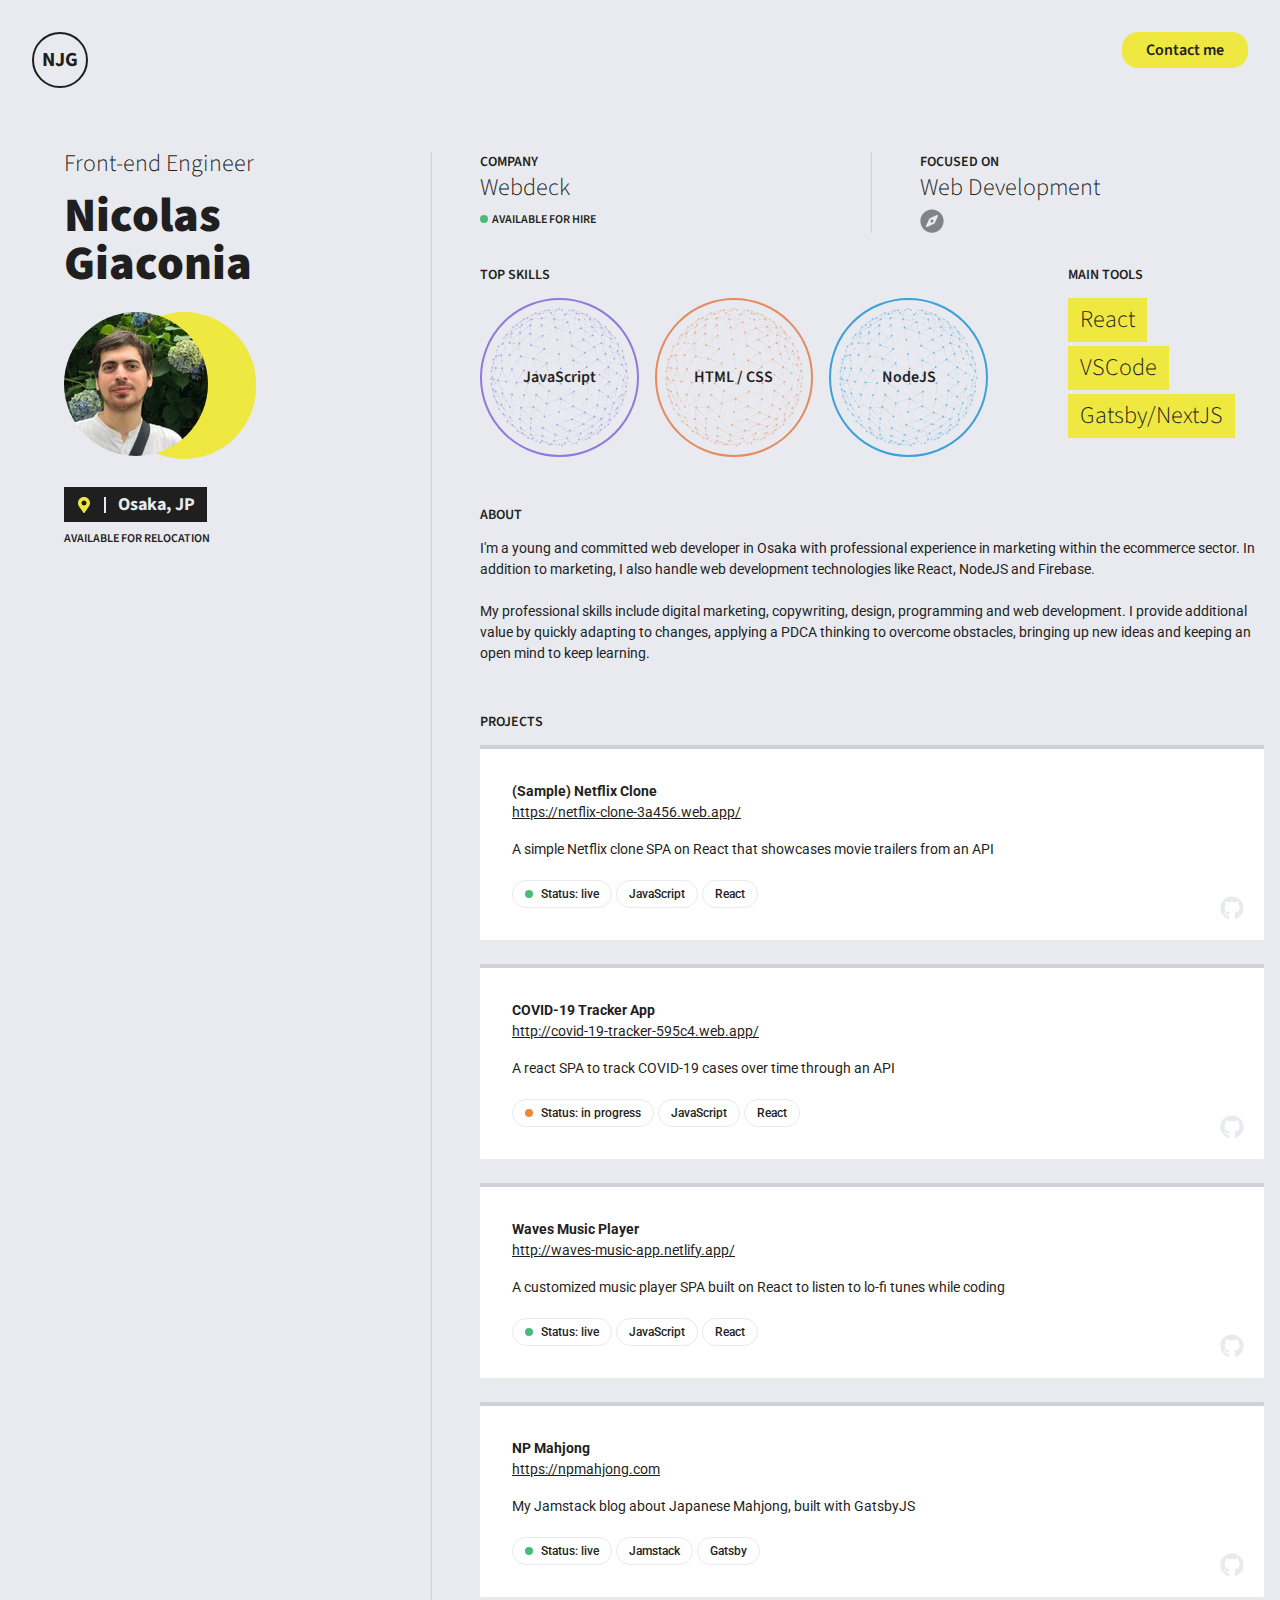
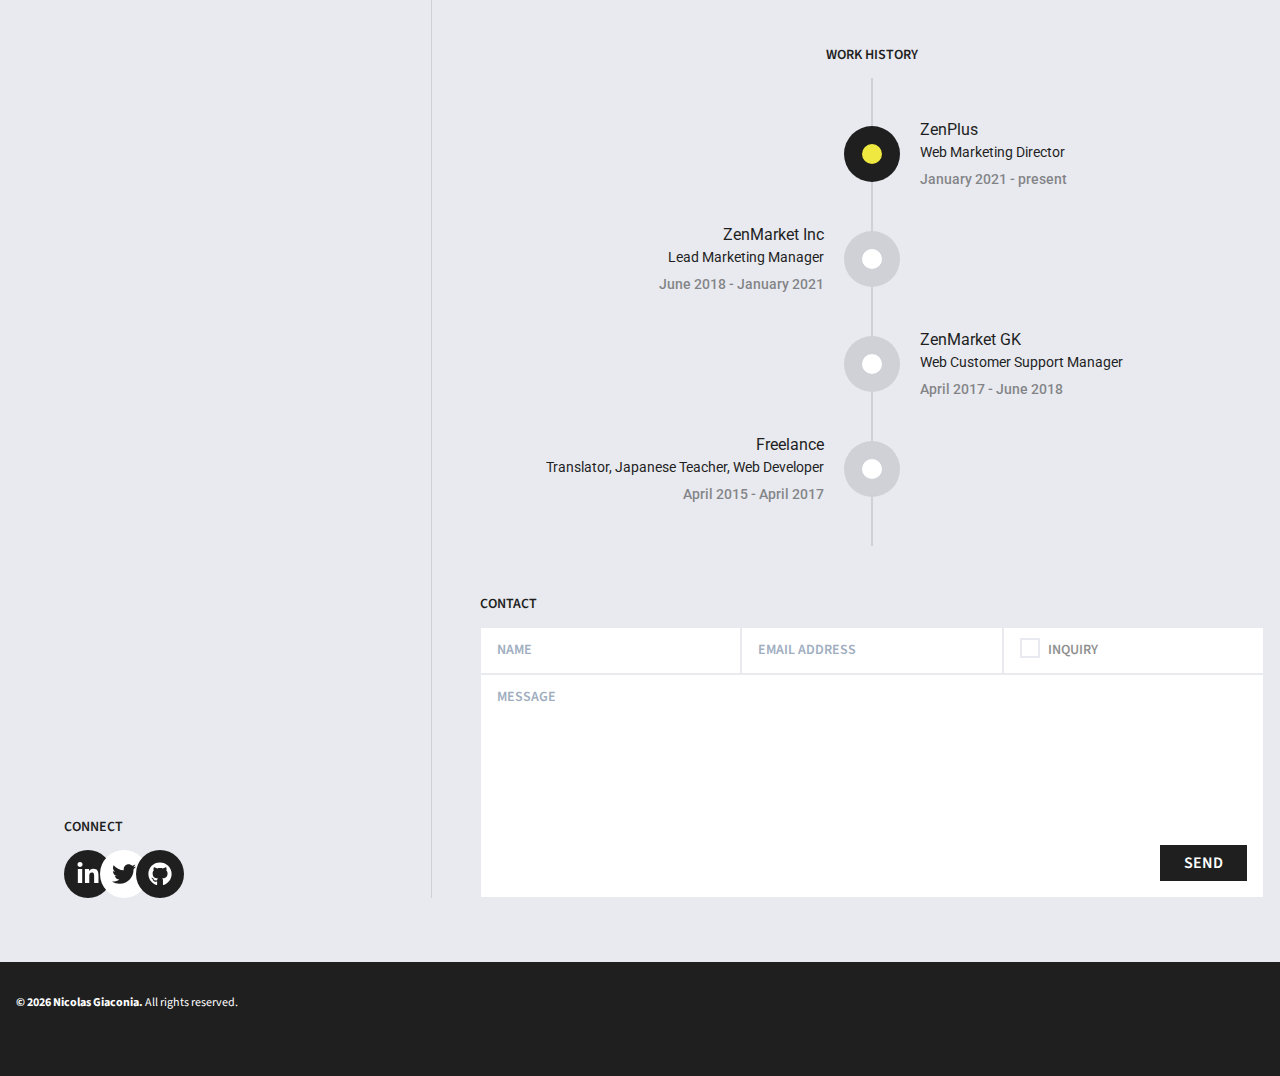
<file: index.html>
<!DOCTYPE html><html lang="en"><head><meta charSet="utf-8"/><meta http-equiv="x-ua-compatible" content="ie=edge"/><meta name="viewport" content="width=device-width, initial-scale=1, shrink-to-fit=no"/><style data-href="/styles.5c8f8393c40b415a72c0.css" id="gatsby-global-css">.form-control,.form-input{width:100%;--text-opacity:1;color:#1f1f1f;color:rgba(31,31,31,var(--text-opacity));padding:.75rem 1rem;font-family:Source Sans Pro,sans-serif;font-weight:600;font-size:.875rem;outline:2px solid transparent;outline-offset:2px;line-height:1.5}.form-input{--bg-opacity:1;background-color:#fff;background-color:rgba(255,255,255,var(--bg-opacity));transition-property:opacity;transition-duration:.15s}.form-input:focus{opacity:.75}.input-range{-webkit-appearance:none;-moz-appearance:none;appearance:none;display:block;width:100%;margin-bottom:.25rem;height:1rem;background-color:transparent}.input-range,.input-range:focus{outline:2px solid transparent;outline-offset:2px}.input-range::-moz-range-track{-moz-appearance:none;appearance:none;width:100%;--bg-opacity:1;background-color:#e8eaef;background-color:rgba(232,234,239,var(--bg-opacity));cursor:pointer;outline:2px solid transparent;outline-offset:2px;height:2px}.input-range::-ms-track{appearance:none;width:100%;--bg-opacity:1;background-color:#e8eaef;background-color:rgba(232,234,239,var(--bg-opacity));cursor:pointer;outline:2px solid transparent;outline-offset:2px;height:2px}.input-range::-webkit-slider-runnable-track{-webkit-appearance:none;appearance:none;width:100%;--bg-opacity:1;background-color:#e8eaef;background-color:rgba(232,234,239,var(--bg-opacity));cursor:pointer;outline:2px solid transparent;outline-offset:2px;height:2px}.input-range::-moz-range-thumb{-moz-appearance:none;appearance:none;border-radius:9999px;width:1rem;height:1rem;--bg-opacity:1;background-color:#eee841;background-color:rgba(238,232,65,var(--bg-opacity));cursor:pointer;outline:2px solid transparent;outline-offset:2px;-webkit-transform:translateY(-6.5px);-moz-transform:translateY(0)}.input-range::-ms-thumb{appearance:none;border-radius:9999px;width:1rem;height:1rem;--bg-opacity:1;background-color:#eee841;background-color:rgba(238,232,65,var(--bg-opacity));cursor:pointer;outline:2px solid transparent;outline-offset:2px;-webkit-transform:translateY(-6.5px);-moz-transform:translateY(0)}.input-range::-webkit-slider-thumb{-webkit-appearance:none;appearance:none;border-radius:9999px;width:1rem;height:1rem;--bg-opacity:1;background-color:#eee841;background-color:rgba(238,232,65,var(--bg-opacity));cursor:pointer;outline:2px solid transparent;outline-offset:2px;-webkit-transform:translateY(-6.5px);-moz-transform:translateY(0)}.history:before{position:absolute;display:block;top:0;bottom:0;--bg-opacity:1;background-color:#cfd1d7;background-color:rgba(207,209,215,var(--bg-opacity));left:50%;width:2px;transform:translateX(-1px);content:""}.history-entry:nth-child(odd){align-self:flex-end;padding-left:3rem}.history-entry:nth-child(2n){align-self:flex-start;padding-right:3rem;text-align:right}.dot-bg{--transform-translate-x:0;--transform-translate-y:0;--transform-rotate:0;--transform-skew-x:0;--transform-skew-y:0;--transform-scale-x:1;--transform-scale-y:1;transform:translateX(var(--transform-translate-x)) translateY(var(--transform-translate-y)) rotate(var(--transform-rotate)) skewX(var(--transform-skew-x)) skewY(var(--transform-skew-y)) scaleX(var(--transform-scale-x)) scaleY(var(--transform-scale-y));--transform-translate-y:-50%;top:50%}.history-entry:nth-child(odd) .dot-bg{left:0;--transform-translate-x:-50%}.history-entry:nth-child(2n) .dot-bg{right:0;--transform-translate-x:50%}.history-entry:first-child .dot-bg{--bg-opacity:1;background-color:#1f1f1f;background-color:rgba(31,31,31,var(--bg-opacity))}.history-entry:first-child .dot{--bg-opacity:1;background-color:#eee841;background-color:rgba(238,232,65,var(--bg-opacity))}

/*! normalize.css v8.0.1 | MIT License | github.com/necolas/normalize.css */html{line-height:1.15;-webkit-text-size-adjust:100%}body{margin:0}main{display:block}h1{font-size:2em;margin:.67em 0}hr{box-sizing:content-box;height:0;overflow:visible}pre{font-family:monospace,monospace;font-size:1em}a{background-color:transparent}abbr[title]{border-bottom:none;text-decoration:underline;-webkit-text-decoration:underline dotted;text-decoration:underline dotted}b,strong{font-weight:bolder}code,kbd,samp{font-family:monospace,monospace;font-size:1em}small{font-size:80%}sub,sup{font-size:75%;line-height:0;position:relative;vertical-align:baseline}sub{bottom:-.25em}sup{top:-.5em}img{border-style:none}button,input,optgroup,select,textarea{font-family:inherit;font-size:100%;line-height:1.15;margin:0}button,input{overflow:visible}button,select{text-transform:none}[type=button],[type=reset],[type=submit],button{-webkit-appearance:button}[type=button]::-moz-focus-inner,[type=reset]::-moz-focus-inner,[type=submit]::-moz-focus-inner,button::-moz-focus-inner{border-style:none;padding:0}[type=button]:-moz-focusring,[type=reset]:-moz-focusring,[type=submit]:-moz-focusring,button:-moz-focusring{outline:1px dotted ButtonText}fieldset{padding:.35em .75em .625em}legend{box-sizing:border-box;color:inherit;display:table;max-width:100%;padding:0;white-space:normal}progress{vertical-align:baseline}textarea{overflow:auto}[type=checkbox],[type=radio]{box-sizing:border-box;padding:0}[type=number]::-webkit-inner-spin-button,[type=number]::-webkit-outer-spin-button{height:auto}[type=search]{-webkit-appearance:textfield;outline-offset:-2px}[type=search]::-webkit-search-decoration{-webkit-appearance:none}::-webkit-file-upload-button{-webkit-appearance:button;font:inherit}details{display:block}summary{display:list-item}[hidden],template{display:none}blockquote,dd,dl,figure,h1,h2,h3,h4,h5,h6,hr,p,pre{margin:0}button{background-color:transparent;background-image:none}button:focus{outline:1px dotted;outline:5px auto -webkit-focus-ring-color}fieldset,ol,ul{margin:0;padding:0}ol,ul{list-style:none}html{font-family:system-ui,-apple-system,BlinkMacSystemFont,Segoe UI,Roboto,Helvetica Neue,Arial,Noto Sans,sans-serif,Apple Color Emoji,Segoe UI Emoji,Segoe UI Symbol,Noto Color Emoji;line-height:1.5}*,:after,:before{box-sizing:border-box;border:0 solid #e2e8f0}hr{border-top-width:1px}img{border-style:solid}textarea{resize:vertical}input::-moz-placeholder,textarea::-moz-placeholder{color:#a0aec0}input:-ms-input-placeholder,textarea:-ms-input-placeholder{color:#a0aec0}input::placeholder,textarea::placeholder{color:#a0aec0}[role=button],button{cursor:pointer}table{border-collapse:collapse}h1,h2,h3,h4,h5,h6{font-size:inherit;font-weight:inherit}a{color:inherit;text-decoration:inherit}button,input,optgroup,select,textarea{padding:0;line-height:inherit;color:inherit}code,kbd,pre,samp{font-family:SFMono-Regular,Menlo,Monaco,Consolas,Liberation Mono,Courier New,monospace}audio,canvas,embed,iframe,img,object,svg,video{display:block;vertical-align:middle}img,video{max-width:100%;height:auto}.container{width:100%}@media (min-width:640px){.container{max-width:640px}}@media (min-width:768px){.container{max-width:768px}}@media (min-width:1024px){.container{max-width:1024px}}@media (min-width:1280px){.container{max-width:1280px}}.bg-orange-500{--bg-opacity:1;background-color:#ed8936;background-color:rgba(237,137,54,var(--bg-opacity))}.bg-green-500{--bg-opacity:1;background-color:#48bb78;background-color:rgba(72,187,120,var(--bg-opacity))}.bg-back{--bg-opacity:1;background-color:#e8eaef;background-color:rgba(232,234,239,var(--bg-opacity))}.bg-front{--bg-opacity:1;background-color:#1f1f1f;background-color:rgba(31,31,31,var(--bg-opacity))}.bg-lead{--bg-opacity:1;background-color:#eee841;background-color:rgba(238,232,65,var(--bg-opacity))}.bg-line{--bg-opacity:1;background-color:#cfd1d7;background-color:rgba(207,209,215,var(--bg-opacity))}.bg-back-light{--bg-opacity:1;background-color:#fff;background-color:rgba(255,255,255,var(--bg-opacity))}.bg-no-repeat{background-repeat:no-repeat}.border-back{--border-opacity:1;border-color:#e8eaef;border-color:rgba(232,234,239,var(--border-opacity))}.border-front{--border-opacity:1;border-color:#1f1f1f;border-color:rgba(31,31,31,var(--border-opacity))}.border-line{--border-opacity:1;border-color:#cfd1d7;border-color:rgba(207,209,215,var(--border-opacity))}.border-skill-1{--border-opacity:1;border-color:#9079db;border-color:rgba(144,121,219,var(--border-opacity))}.border-skill-2{--border-opacity:1;border-color:#e58b5f;border-color:rgba(229,139,95,var(--border-opacity))}.border-skill-3{--border-opacity:1;border-color:#3ba1db;border-color:rgba(59,161,219,var(--border-opacity))}.rounded-lg{border-radius:1rem}.rounded-full{border-radius:9999px}.border-solid{border-style:solid}.border-2{border-width:2px}.border{border-width:1px}.border-b-0{border-bottom-width:0}.border-r-2{border-right-width:2px}.border-t-4{border-top-width:4px}.border-r{border-right-width:1px}.cursor-pointer{cursor:pointer}.block{display:block}.inline-block{display:inline-block}.flex{display:flex}.inline-flex{display:inline-flex}.table{display:table}.grid{display:grid}.hidden{display:none}.flex-col{flex-direction:column}.flex-wrap{flex-wrap:wrap}.items-center{align-items:center}.justify-center{justify-content:center}.justify-between{justify-content:space-between}.font-header{font-family:Source Sans Pro,sans-serif}.font-text{font-family:Roboto,sans-serif}.font-light{font-weight:300}.font-normal{font-weight:400}.font-medium{font-weight:500}.font-semibold{font-weight:600}.font-bold{font-weight:700}.font-extrabold{font-weight:800}.font-black{font-weight:900}.h-2{height:.5rem}.h-4{height:1rem}.h-5{height:1.25rem}.h-6{height:1.5rem}.h-12{height:3rem}.h-14{height:3.5rem}.h-full{height:100%}.text-xs{font-size:.75rem}.text-sm{font-size:.875rem}.text-lg{font-size:1.125rem}.text-xl{font-size:1.25rem}.text-2xl{font-size:1.5rem}.text-3xl{font-size:1.875rem}.text-5xl{font-size:3rem}.leading-none{line-height:1}.leading-tight{line-height:1.25}.leading-normal{line-height:1.5}.m-1{margin:.25rem}.m-2{margin:.5rem}.my-4{margin-top:1rem;margin-bottom:1rem}.my-8{margin-top:2rem;margin-bottom:2rem}.mx-auto{margin-left:auto;margin-right:auto}.mt-1{margin-top:.25rem}.mr-1{margin-right:.25rem}.mb-1{margin-bottom:.25rem}.mt-2{margin-top:.5rem}.mr-2{margin-right:.5rem}.mb-3{margin-bottom:.75rem}.mr-4{margin-right:1rem}.mb-4{margin-bottom:1rem}.mr-5{margin-right:1.25rem}.mb-5{margin-bottom:1.25rem}.mt-6{margin-top:1.5rem}.mb-6{margin-bottom:1.5rem}.mt-8{margin-top:2rem}.mt-12{margin-top:3rem}.mt-16{margin-top:4rem}.-mt-1{margin-top:-.25rem}.-ml-3{margin-left:-.75rem}.min-h-screen{min-height:100vh}.opacity-50{opacity:.5}.hover\:opacity-75:hover,.opacity-75{opacity:.75}.outline-none{outline:2px solid transparent;outline-offset:2px}.overflow-hidden{overflow:hidden}.p-4{padding:1rem}.py-1{padding-top:.25rem;padding-bottom:.25rem}.py-2{padding-top:.5rem;padding-bottom:.5rem}.px-2{padding-left:.5rem;padding-right:.5rem}.py-3{padding-top:.75rem;padding-bottom:.75rem}.px-3{padding-left:.75rem;padding-right:.75rem}.py-4{padding-top:1rem;padding-bottom:1rem}.px-4{padding-left:1rem;padding-right:1rem}.px-6{padding-left:1.5rem;padding-right:1.5rem}.py-12{padding-top:3rem;padding-bottom:3rem}.py-px{padding-top:1px;padding-bottom:1px}.pt-2{padding-top:.5rem}.pr-2{padding-right:.5rem}.pl-3{padding-left:.75rem}.pt-4{padding-top:1rem}.pr-4{padding-right:1rem}.pb-4{padding-bottom:1rem}.pl-4{padding-left:1rem}.pt-6{padding-top:1.5rem}.pb-6{padding-bottom:1.5rem}.pt-8{padding-top:2rem}.pb-8{padding-bottom:2rem}.pb-12{padding-bottom:3rem}.pb-16{padding-bottom:4rem}.fixed{position:fixed}.absolute{position:absolute}.relative{position:relative}.inset-0{top:0;right:0;bottom:0;left:0}.right-0{right:0}.bottom-0{bottom:0}.resize-none{resize:none}.hover\:shadow-lg:hover{box-shadow:0 10px 15px -3px rgba(0,0,0,.1),0 4px 6px -2px rgba(0,0,0,.05)}.fill-current{fill:currentColor}.text-center{text-align:center}.text-right{text-align:right}.text-gray-900{--text-opacity:1;color:#1a202c;color:rgba(26,32,44,var(--text-opacity))}.text-back{--text-opacity:1;color:#e8eaef;color:rgba(232,234,239,var(--text-opacity))}.text-front{--text-opacity:1;color:#1f1f1f;color:rgba(31,31,31,var(--text-opacity))}.text-lead{--text-opacity:1;color:#eee841;color:rgba(238,232,65,var(--text-opacity))}.text-lead-text{--text-opacity:1;color:#1f1f1f;color:rgba(31,31,31,var(--text-opacity))}.text-skill-1{--text-opacity:1;color:#9079db;color:rgba(144,121,219,var(--text-opacity))}.text-skill-2{--text-opacity:1;color:#e58b5f;color:rgba(229,139,95,var(--text-opacity))}.text-skill-3{--text-opacity:1;color:#3ba1db;color:rgba(59,161,219,var(--text-opacity))}.text-back-light{--text-opacity:1;color:#fff;color:rgba(255,255,255,var(--text-opacity))}.uppercase{text-transform:uppercase}.underline{text-decoration:underline}.antialiased{-webkit-font-smoothing:antialiased;-moz-osx-font-smoothing:grayscale}.subpixel-antialiased{-webkit-font-smoothing:auto;-moz-osx-font-smoothing:auto}.tracking-tight{letter-spacing:-.025em}.select-none{-webkit-user-select:none;-moz-user-select:none;-ms-user-select:none;user-select:none}.align-middle{vertical-align:middle}.whitespace-pre-line{white-space:pre-line}.break-words{word-wrap:break-word;overflow-wrap:break-word}.break-all{word-break:break-all}.w-2{width:.5rem}.w-4{width:1rem}.w-5{width:1.25rem}.w-6{width:1.5rem}.w-12{width:3rem}.w-14{width:3.5rem}.w-auto{width:auto}.w-1\/2{width:50%}.w-1\/3{width:33.333333%}.w-2\/3{width:66.666667%}.w-1\/4{width:25%}.w-3\/4{width:75%}.w-full{width:100%}.z-0{z-index:0}.z-10{z-index:10}.gap-2{grid-gap:.5rem;gap:.5rem}.grid-cols-3{grid-template-columns:repeat(3,minmax(0,1fr))}.transform{--transform-translate-x:0;--transform-translate-y:0;--transform-rotate:0;--transform-skew-x:0;--transform-skew-y:0;--transform-scale-x:1;--transform-scale-y:1;transform:translateX(var(--transform-translate-x)) translateY(var(--transform-translate-y)) rotate(var(--transform-rotate)) skewX(var(--transform-skew-x)) skewY(var(--transform-skew-y)) scaleX(var(--transform-scale-x)) scaleY(var(--transform-scale-y))}.translate-x-12{--transform-translate-x:3rem}.transition-all{transition-property:all}.transition-opacity{transition-property:opacity}.transition-shadow{transition-property:box-shadow}.ease-linear{transition-timing-function:linear}.duration-150{transition-duration:.15s}.duration-300{transition-duration:.3s}@-webkit-keyframes spin{to{transform:rotate(1turn)}}@keyframes spin{to{transform:rotate(1turn)}}@-webkit-keyframes ping{75%,to{transform:scale(2);opacity:0}}@keyframes ping{75%,to{transform:scale(2);opacity:0}}@-webkit-keyframes pulse{50%{opacity:.5}}@keyframes pulse{50%{opacity:.5}}@-webkit-keyframes bounce{0%,to{transform:translateY(-25%);-webkit-animation-timing-function:cubic-bezier(.8,0,1,1);animation-timing-function:cubic-bezier(.8,0,1,1)}50%{transform:none;-webkit-animation-timing-function:cubic-bezier(0,0,.2,1);animation-timing-function:cubic-bezier(0,0,.2,1)}}@keyframes bounce{0%,to{transform:translateY(-25%);-webkit-animation-timing-function:cubic-bezier(.8,0,1,1);animation-timing-function:cubic-bezier(.8,0,1,1)}50%{transform:none;-webkit-animation-timing-function:cubic-bezier(0,0,.2,1);animation-timing-function:cubic-bezier(0,0,.2,1)}}@media (min-width:640px){.sm\:container{width:100%;max-width:640px}@media (min-width:768px){.sm\:container{max-width:768px}}@media (min-width:1024px){.sm\:container{max-width:1024px}}@media (min-width:1280px){.sm\:container{max-width:1280px}}}@media (min-width:768px){.md\:container{width:100%}@media (min-width:640px){.md\:container{max-width:640px}}@media (min-width:768px){.md\:container{max-width:768px}}@media (min-width:1024px){.md\:container{max-width:1024px}}@media (min-width:1280px){.md\:container{max-width:1280px}}.md\:block{display:block}.md\:text-base{font-size:1rem}.md\:text-2xl{font-size:1.5rem}.md\:text-5xl{font-size:3rem}.md\:mr-0{margin-right:0}.md\:max-w-screen-sm{max-width:640px}.md\:pr-8{padding-right:2rem}.md\:w-1\/4{width:25%}.md\:w-3\/4{width:75%}.md\:gap-4{grid-gap:1rem;gap:1rem}}@media (min-width:1024px){.lg\:container{width:100%}@media (min-width:640px){.lg\:container{max-width:640px}}@media (min-width:768px){.lg\:container{max-width:768px}}@media (min-width:1024px){.lg\:container{max-width:1024px}}@media (min-width:1280px){.lg\:container{max-width:1280px}}.lg\:rounded-lg{border-radius:1rem}.lg\:border-r{border-right-width:1px}.lg\:block{display:block}.lg\:hidden{display:none}.lg\:self-start{align-self:flex-start}.lg\:flex-1{flex:1 1 0%}.lg\:h-auto{height:auto}.lg\:mt-4{margin-top:1rem}.lg\:max-w-screen-xl{max-width:1280px}.lg\:p-8{padding:2rem}.lg\:p-px{padding:1px}.lg\:py-0{padding-top:0;padding-bottom:0}.lg\:py-2{padding-top:.5rem;padding-bottom:.5rem}.lg\:px-6{padding-left:1.5rem;padding-right:1.5rem}.lg\:px-8{padding-left:2rem;padding-right:2rem}.lg\:px-px{padding-left:1px;padding-right:1px}.lg\:pb-0{padding-bottom:0}.lg\:pr-8{padding-right:2rem}.lg\:pl-8{padding-left:2rem}.lg\:pr-12{padding-right:3rem}.lg\:pl-12{padding-left:3rem}.lg\:w-auto{width:auto}.lg\:w-1\/3{width:33.333333%}.lg\:w-2\/3{width:66.666667%}.lg\:w-1\/5{width:20%}.lg\:w-2\/5{width:40%}.lg\:w-4\/5{width:80%}}@media (min-width:1280px){.xl\:container{width:100%}@media (min-width:640px){.xl\:container{max-width:640px}}@media (min-width:768px){.xl\:container{max-width:768px}}@media (min-width:1024px){.xl\:container{max-width:1024px}}@media (min-width:1280px){.xl\:container{max-width:1280px}}.xl\:px-12{padding-right:3rem}.xl\:pl-12,.xl\:px-12{padding-left:3rem}.xl\:pr-20{padding-right:5rem}}</style><meta name="generator" content="Gatsby 2.32.3"/><title data-react-helmet="true">Nicolas Giaconia || ニコラス　フロントエンドエンジニア</title><link data-react-helmet="true" rel="stylesheet" href="https://fonts.googleapis.com/css2?family=Roboto:wght@400;500&amp;family=Source+Sans+Pro:wght@300;400;600;700;900&amp;display=swap"/><meta data-react-helmet="true" name="description" content="Nicolas Giaconia || ニコラス　フロントエンドエンジニア"/><meta data-react-helmet="true" property="og:title" content="Nicolas Giaconia || ニコラス　フロントエンドエンジニア"/><meta data-react-helmet="true" property="og:description" content="Nicolas Giaconia || ニコラス　フロントエンドエンジニア"/><meta data-react-helmet="true" property="og:type" content="website"/><meta data-react-helmet="true" name="twitter:card" content="summary"/><meta data-react-helmet="true" name="twitter:title" content="Nicolas Giaconia || ニコラス　フロントエンドエンジニア"/><meta data-react-helmet="true" name="twitter:description" content="Nicolas Giaconia || ニコラス　フロントエンドエンジニア"/><script data-react-helmet="true" type="application/ld+json">{"@context":"http://schema.org/","@type":"Person","name":"Nicolas Giaconia","image":"/static/e2146a370514693adb616870653e6bbf/profile.jpg","jobTitle":"Front-end Engineer","sameAs":["https://linkedin.com/in/nikorasu","https://twitter.com/_xkime","https://github.com/nicolas-webdev"],"worksFor":{"@type":"Organization","name":"Webdeck"}}</script><link as="script" rel="preload" href="/webpack-runtime-4652477507277050c49f.js"/><link as="script" rel="preload" href="/framework-5e01c8af6b1735c9eaa3.js"/><link as="script" rel="preload" href="/app-ac82898ee99e154cc4ed.js"/><link as="script" rel="preload" href="/styles-e9d24b1846c7d6eb9685.js"/><link as="script" rel="preload" href="/1bfc9850-240ec4493b7821e69c44.js"/><link as="script" rel="preload" href="/commons-282506cdd16bb98f8e93.js"/><link as="script" rel="preload" href="/component---node-modules-wkocjan-gatsby-theme-intro-src-templates-index-js-f491b6f8ed8009dff35c.js"/><link as="fetch" rel="preload" href="/page-data/index/page-data.json" crossorigin="anonymous"/><link as="fetch" rel="preload" href="/page-data/sq/d/2903201533.json" crossorigin="anonymous"/><link as="fetch" rel="preload" href="/page-data/app-data.json" crossorigin="anonymous"/></head><body><div id="___gatsby"><div style="outline:none" tabindex="-1" id="gatsby-focus-wrapper"><div class="antialiased bg-back leading-normal font-text text-front"><header class="flex justify-between p-4 lg:px-8"><span class="inline-flex w-14 h-14 lg:mt-4 font-header font-bold text-xl justify-center items-center text-center text-front border-2 border-solid border-front rounded-full">NJG</span><a class="flex w-14 h-14 font-header font-semibold px-2 bg-lead rounded-full text-lead-text justify-center items-center leading-tight lg:w-auto lg:h-auto lg:px-6 lg:py-2 lg:rounded-lg lg:self-start lg:mt-4 hover:opacity-75 transition-opacity duration-150" href="#contact"><svg stroke="currentColor" fill="currentColor" stroke-width="0" viewBox="0 0 512 512" class="inline-block h-6 w-6 lg:hidden" height="1em" width="1em" xmlns="http://www.w3.org/2000/svg"><path d="M502.3 190.8c3.9-3.1 9.7-.2 9.7 4.7V400c0 26.5-21.5 48-48 48H48c-26.5 0-48-21.5-48-48V195.6c0-5 5.7-7.8 9.7-4.7 22.4 17.4 52.1 39.5 154.1 113.6 21.1 15.4 56.7 47.8 92.2 47.6 35.7.3 72-32.8 92.3-47.6 102-74.1 131.6-96.3 154-113.7zM256 320c23.2.4 56.6-29.2 73.4-41.4 132.7-96.3 142.8-104.7 173.4-128.7 5.8-4.5 9.2-11.5 9.2-18.9v-19c0-26.5-21.5-48-48-48H48C21.5 64 0 85.5 0 112v19c0 7.4 3.4 14.3 9.2 18.9 30.6 23.9 40.7 32.4 173.4 128.7 16.8 12.2 50.2 41.8 73.4 41.4z"></path></svg><span class="hidden lg:block">Contact me</span></a></header><div class="md:max-w-screen-sm lg:max-w-screen-xl mx-auto px-4 flex flex-wrap pt-4 my-8"><aside class="w-full lg:w-1/3 lg:border-r border-line lg:px-6 xl:px-12"><div class="flex flex-col h-full justify-between"><div><h2 class="font-header font-light text-front text-2xl leading-none mb-4">Front-end Engineer</h2><h1 class="font-header font-black text-front text-5xl leading-none break-words mb-6">Nicolas Giaconia</h1><div class="relative inline-block leading-none"><div class="rounded-full relative z-10 gatsby-image-wrapper" style="position:relative;overflow:hidden;display:inline-block;width:144px;height:144px"><img aria-hidden="true" src="[data-uri]" alt="Nicolas Giaconia" style="position:absolute;top:0;left:0;width:100%;height:100%;object-fit:cover;object-position:center;opacity:1;transition-delay:500ms"/><noscript><picture><source type='image/webp' srcset="/static/e2146a370514693adb616870653e6bbf/23f79/profile.webp 1x" /><source srcset="/static/e2146a370514693adb616870653e6bbf/0ec62/profile.jpg 1x" /><img loading="lazy" width="144" height="144" srcset="/static/e2146a370514693adb616870653e6bbf/0ec62/profile.jpg 1x" src="/static/e2146a370514693adb616870653e6bbf/0ec62/profile.jpg" alt="Nicolas Giaconia" style="position:absolute;top:0;left:0;opacity:1;width:100%;height:100%;object-fit:cover;object-position:center"/></picture></noscript></div><div class="absolute inset-0 rounded-full bg-lead z-0 transform translate-x-12"></div></div><br/><div class="inline-flex items-center bg-front mt-6 w-auto"><span class="text-lead border-r-2 border-back px-3"><svg stroke="currentColor" fill="currentColor" stroke-width="0" viewBox="0 0 384 512" class="h-4 w-4" height="1em" width="1em" xmlns="http://www.w3.org/2000/svg"><path d="M172.268 501.67C26.97 291.031 0 269.413 0 192 0 85.961 85.961 0 192 0s192 85.961 192 192c0 77.413-26.97 99.031-172.268 309.67-9.535 13.774-29.93 13.773-39.464 0zM192 272c44.183 0 80-35.817 80-80s-35.817-80-80-80-80 35.817-80 80 35.817 80 80 80z"></path></svg></span><span class="text-back font-header font-bold py-1 px-3 text-lg">Osaka, JP</span></div><div class="text-xs uppercase mt-2 font-semibold text-front font-header">Available for relocation</div></div><div class="pt-8 pb-12 lg:py-0"><h5 class="font-header font-semibold text-front text-sm uppercase mb-3">Connect</h5><div class="pl-3"><a aria-label="linkedin" class="inline-flex w-12 h-12 justify-center items-center rounded-full -ml-3 bg-front text-back-light hover:shadow-lg transition-shadow duration-150" href="https://linkedin.com/in/nikorasu" rel="noopener noreferrer" target="_blank"><svg stroke="currentColor" fill="currentColor" stroke-width="0" viewBox="0 0 448 512" class="w-6 h-6" height="1em" width="1em" xmlns="http://www.w3.org/2000/svg"><path d="M100.28 448H7.4V148.9h92.88zM53.79 108.1C24.09 108.1 0 83.5 0 53.8a53.79 53.79 0 0 1 107.58 0c0 29.7-24.1 54.3-53.79 54.3zM447.9 448h-92.68V302.4c0-34.7-.7-79.2-48.29-79.2-48.29 0-55.69 37.7-55.69 76.7V448h-92.78V148.9h89.08v40.8h1.3c12.4-23.5 42.69-48.3 87.88-48.3 94 0 111.28 61.9 111.28 142.3V448z"></path></svg></a><a aria-label="twitter" class="inline-flex w-12 h-12 justify-center items-center rounded-full -ml-3 bg-back-light text-front hover:shadow-lg transition-shadow duration-150" href="https://twitter.com/_xkime" rel="noopener noreferrer" target="_blank"><svg stroke="currentColor" fill="currentColor" stroke-width="0" viewBox="0 0 512 512" class="w-6 h-6" height="1em" width="1em" xmlns="http://www.w3.org/2000/svg"><path d="M459.37 151.716c.325 4.548.325 9.097.325 13.645 0 138.72-105.583 298.558-298.558 298.558-59.452 0-114.68-17.219-161.137-47.106 8.447.974 16.568 1.299 25.34 1.299 49.055 0 94.213-16.568 130.274-44.832-46.132-.975-84.792-31.188-98.112-72.772 6.498.974 12.995 1.624 19.818 1.624 9.421 0 18.843-1.3 27.614-3.573-48.081-9.747-84.143-51.98-84.143-102.985v-1.299c13.969 7.797 30.214 12.67 47.431 13.319-28.264-18.843-46.781-51.005-46.781-87.391 0-19.492 5.197-37.36 14.294-52.954 51.655 63.675 129.3 105.258 216.365 109.807-1.624-7.797-2.599-15.918-2.599-24.04 0-57.828 46.782-104.934 104.934-104.934 30.213 0 57.502 12.67 76.67 33.137 23.715-4.548 46.456-13.32 66.599-25.34-7.798 24.366-24.366 44.833-46.132 57.827 21.117-2.273 41.584-8.122 60.426-16.243-14.292 20.791-32.161 39.308-52.628 54.253z"></path></svg></a><a aria-label="github" class="inline-flex w-12 h-12 justify-center items-center rounded-full -ml-3 bg-front text-back-light hover:shadow-lg transition-shadow duration-150" href="https://github.com/nicolas-webdev" rel="noopener noreferrer" target="_blank"><svg stroke="currentColor" fill="currentColor" stroke-width="0" viewBox="0 0 496 512" class="w-6 h-6" height="1em" width="1em" xmlns="http://www.w3.org/2000/svg"><path d="M165.9 397.4c0 2-2.3 3.6-5.2 3.6-3.3.3-5.6-1.3-5.6-3.6 0-2 2.3-3.6 5.2-3.6 3-.3 5.6 1.3 5.6 3.6zm-31.1-4.5c-.7 2 1.3 4.3 4.3 4.9 2.6 1 5.6 0 6.2-2s-1.3-4.3-4.3-5.2c-2.6-.7-5.5.3-6.2 2.3zm44.2-1.7c-2.9.7-4.9 2.6-4.6 4.9.3 2 2.9 3.3 5.9 2.6 2.9-.7 4.9-2.6 4.6-4.6-.3-1.9-3-3.2-5.9-2.9zM244.8 8C106.1 8 0 113.3 0 252c0 110.9 69.8 205.8 169.5 239.2 12.8 2.3 17.3-5.6 17.3-12.1 0-6.2-.3-40.4-.3-61.4 0 0-70 15-84.7-29.8 0 0-11.4-29.1-27.8-36.6 0 0-22.9-15.7 1.6-15.4 0 0 24.9 2 38.6 25.8 21.9 38.6 58.6 27.5 72.9 20.9 2.3-16 8.8-27.1 16-33.7-55.9-6.2-112.3-14.3-112.3-110.5 0-27.5 7.6-41.3 23.6-58.9-2.6-6.5-11.1-33.3 2.6-67.9 20.9-6.5 69 27 69 27 20-5.6 41.5-8.5 62.8-8.5s42.8 2.9 62.8 8.5c0 0 48.1-33.6 69-27 13.7 34.7 5.2 61.4 2.6 67.9 16 17.7 25.8 31.5 25.8 58.9 0 96.5-58.9 104.2-114.8 110.5 9.2 7.9 17 22.9 17 46.4 0 33.7-.3 75.4-.3 83.6 0 6.5 4.6 14.4 17.3 12.1C428.2 457.8 496 362.9 496 252 496 113.3 383.5 8 244.8 8zM97.2 352.9c-1.3 1-1 3.3.7 5.2 1.6 1.6 3.9 2.3 5.2 1 1.3-1 1-3.3-.7-5.2-1.6-1.6-3.9-2.3-5.2-1zm-10.8-8.1c-.7 1.3.3 2.9 2.3 3.9 1.6 1 3.6.7 4.3-.7.7-1.3-.3-2.9-2.3-3.9-2-.6-3.6-.3-4.3.7zm32.4 35.6c-1.6 1.3-1 4.3 1.3 6.2 2.3 2.3 5.2 2.6 6.5 1 1.3-1.3.7-4.3-1.3-6.2-2.2-2.3-5.2-2.6-6.5-1zm-11.4-14.7c-1.6 1-1.6 3.6 0 5.9 1.6 2.3 4.3 3.3 5.6 2.3 1.6-1.3 1.6-3.9 0-6.2-1.4-2.3-4-3.3-5.6-2z"></path></svg></a></div></div></div></aside><main class="lg:w-2/3 lg:pl-8 xl:pl-12"><div class="flex pb-8"><div class="w-1/2 pr-4 lg:pr-12 border-r border-line"><h5 class="font-header font-semibold text-front text-sm uppercase">Company</h5><h3 class="font-header font-light text-2xl text-front leading-tight">Webdeck</h3><div class="font-header font-semibold text-xs uppercase pt-2"><span class="inline-block w-2 h-2 rounded-full mr-1 bg-green-500"></span>Available for hire</div></div><div class="w-1/2 pl-4 lg:pl-12"><h5 class="font-header font-semibold text-front text-sm uppercase">Focused on</h5><div class="font-header font-light text-2xl text-front leading-tight">Web Development<div><a aria-label="website" class="inline-block text-front opacity-50 hover:opacity-75 h-4 w-4 transition-opacity duration-150" href="https://npmahjong.com/" rel="noopener noreferrer" target="_blank"><svg stroke="currentColor" fill="currentColor" stroke-width="0" viewBox="0 0 496 512" height="1em" width="1em" xmlns="http://www.w3.org/2000/svg"><path d="M225.38 233.37c-12.5 12.5-12.5 32.76 0 45.25 12.49 12.5 32.76 12.5 45.25 0 12.5-12.5 12.5-32.76 0-45.25-12.5-12.49-32.76-12.49-45.25 0zM248 8C111.03 8 0 119.03 0 256s111.03 248 248 248 248-111.03 248-248S384.97 8 248 8zm126.14 148.05L308.17 300.4a31.938 31.938 0 0 1-15.77 15.77l-144.34 65.97c-16.65 7.61-33.81-9.55-26.2-26.2l65.98-144.35a31.938 31.938 0 0 1 15.77-15.77l144.34-65.97c16.65-7.6 33.8 9.55 26.19 26.2z"></path></svg></a></div></div></div></div><div class="flex flex-wrap"><div class="md:w-3/4 pb-12 md:pr-8 lg:pr-12 xl:pr-20"><h5 class="font-header font-semibold text-front text-sm uppercase mb-3">Top skills</h5><ul class="flex flex-wrap grid grid-cols-3 gap-2 md:gap-4"><li class="relative flex justify-center items-center rounded-full border-2 border-skill-1"><span class="absolute font-header font-semibold text-front text-sm md:text-base px-2 text-center">JavaScript</span><svg class="w-full text-skill-1 opacity-75 m-2" viewBox="460.5 460.5 79 79" width="300" fill="currentColor"><path d="m504.7 500.2-5.5-3.4v-.1h.1zm-5.4 3.8c-.1 0-.1 0 0 0-.1 0-.1-.1 0 0l5.4-3.8h.1v.1z" opacity=".106"></path><path d="m493.1 500.7s0-.1 0 0l6.1-3.9h.1v.1z" opacity=".106"></path><path d="m499.3 504c-.1 0-.1 0 0 0l-6.2-3.3v-.1h.1l6.1 3.4c0-.1 0 0 0 0zm-.1-7.1c0-.1 0-.1 0 0l5.4-3.4h.1v.1z" opacity=".106"></path><path d="m505.9 506.5-6.7-2.5v-.1h.1l6.6 2.6c0-.1.1-.1 0 0z" opacity=".106"></path><path d="m505.9 506.5-1.3-6.3v-.1h.1zm-6.7-9.6s0-.1 0 0v-7.1 7.1c.1-.1.1 0 0 0z" opacity=".106"></path><path d="m504.7 500.2s-.1 0 0 0c-.1 0-.1 0 0 0l4.6-3.4h.1v.1zm-11.3 7.7c-.1 0-.1 0 0 0l5.8-4h.1v.1z" opacity=".106"></path><path d="m500.1 510.8s-.1 0 0 0l-.9-6.8v-.1h.1zm4.6-17.2-5.5-3.7v-.1h.1l5.4 3.8c0-.1 0-.1 0 0z" opacity=".106"></path><path d="m493.1 493.1c-.1 0 0 0 0 0l6.1-3.4h.1v.1zm7 17.7s-.1 0 0 0c-.1 0-.1-.1 0 0l5.8-4.4h.1v.1z" opacity=".106"></path><path d="m505.9 506.5s0-.1 0 0l4.9-4.1h.1v.1z" opacity=".106"></path><path d="m510.9 502.5c-.1 0-.1 0 0 0l-1.6-5.5v-.1h.1l1.5 5.6c0-.1 0 0 0 0zm-23.9 2.2c-.1 0-.1 0 0 0l6.1-4.1h.1v.1zm17.7-11.1c-.1 0-.1-.1 0 0l1.2-6.1h.1v.1l-1.3 6c0-.1 0 0 0 0z" opacity=".106"></path><path d="m509.3 497c-.1 0-.1-.1 0 0l1.6-5.4h.1v.1zm-15.9 10.9-6.5-3.2v-.1h.1l6.4 3.3s.1 0 0 0zm13.7 5.5s-.1 0 0 0l-1.2-6.9v-.1h.1z" opacity=".106"></path><path d="m512.4 508.8-6.5-2.3v-.1h.1l6.4 2.4c0-.1 0-.1 0 0zm2.3-11.7-5.5-.2 5.5.2c.1-.1.1 0 0 0 .1 0 .1 0 0 0zm-15.4-7.3c-.1 0-.1 0 0 0l-5.9-3.7v-.1h.1l5.8 3.8c0-.1 0 0 0 0zm7.8 23.6-7-2.6v-.1h.1l6.9 2.7c0-.1 0-.1 0 0z" opacity=".106"></path><path d="m512.4 508.8s-.1-.1 0 0l-1.6-6.3v-.1h.1l1.5 6.4c0-.1 0 0 0 0z" opacity=".106"></path><path d="m493.9 514.9-.6-7v-.1h.1l.5 7.1c.1 0 .1 0 0 0zm-.8-21.8-6.2-3.7v-.1h.1l6.1 3.8s.1 0 0 0z" opacity=".11"></path><path d="m510.9 491.6-5-4.1v-.1h.1l4.9 4.2c0-.1.1 0 0 0z" opacity=".106"></path><path d="m493.9 514.9s0-.1 0 0l6.1-4.2h.1v.1zm5.4-25.1c-.1 0-.1 0 0 0l.8-6.6h.1v.1zm17.5 13.4-6-.7v-.1h.1l5.9.8c.1-.1.1-.1 0 0 .1-.1.1 0 0 0zm-9.7 10.2c-.1-.1-.1-.1 0 0l5.3-4.7h.1v.1zm-20.5-16.3.2-7.6-.2 7.6c.1 0 .1 0 0 0z" opacity=".11"></path><path d="m505.9 487.5-5.9-4.2v-.1h.1l5.8 4.3c.1-.1.1-.1 0 0zm-18.2 24.1-.8-6.9v-.1h.1l.7 7c.1 0 .1 0 0 0z" opacity=".11"></path><path d="m486.9 489.5s0-.1 0 0l6.4-3.5h.1v.1z" opacity=".111"></path><path d="m493.9 514.9-6.2-3.3v-.1h.1l6.1 3.4c.1-.1.1 0 0 0 .1 0 .1 0 0 0z" opacity=".117"></path><path d="m510.9 491.6s-.1 0 0 0c-.1-.1 0-.1 0 0l6-.4h.1v.1z" opacity=".114"></path><path d="m510.9 491.6s-.1 0 0 0l1.5-6.1h.1v.1z" opacity=".118"></path><path d="m501 517.9c-.1 0-.1-.1 0 0l6.1-4.6h.1v.1z" opacity=".114"></path><path d="m514.7 497.1 2.1-5.9h.1v.1l-2.2 5.8c.1 0 .1 0 0 0z" opacity=".118"></path><path d="m486.6 497.1-6-3.6v-.1h.1l5.9 3.7c.1-.1.1-.1 0 0 .1 0 .1 0 0 0z" opacity=".122"></path><path d="m520.7 497.4-5.9-.3v-.1l5.9.4c0-.1 0-.1 0 0z" opacity=".123"></path><path d="m518.6 509.9-6.2-1.2v-.1h.1l6.1 1.3c0-.1.1 0 0 0zm-18.5-26.6s-.1 0 0 0c-.1-.1-.1-.1 0 0l7.1-2.4h.1v.1zm-6.7 2.8c-.1 0-.1 0 0 0l.5-6.6h.1v.1zm-5.7 25.5-6.3-3.2v-.1h.1l6.2 3.3c.1-.1.1 0 0 0zm29.2-20.3-4.5-5.7v-.1h.1z" opacity=".126"></path><path d="m486.9 489.5.7-6.7h.1v.1zm29.9 13.7c0-.1 0-.1 0 0l3.8-5.8h.1v.1l-3.9 5.7c.1 0 .1 0 0 0z" opacity=".127"></path><path d="m500.1 483.3-6.2-3.8v-.1h.1l6.1 3.9c0-.1 0-.1 0 0z" opacity=".129"></path><path d="m494.8 521.7c-.1 0-.1 0 0 0l-.9-6.8v-.1h.1l.8 6.9c0-.1 0 0 0 0zm17.7-36.1c-.1 0-.1 0 0 0l-5.3-4.6v-.1h.1l5.2 4.7c0-.1 0 0 0 0zm-31.8 15.6s-.1-.1 0 0l-.1-7.7.1 7.7c0-.1 0 0 0 0zm27.3 18.9-7.1-2.2v-.1h.1l7 2.3c.1-.1.1 0 0 0 .1 0 .1 0 0 0zm-25.2-5.4c0-.1 0-.1 0 0l4.9-3.1h.1v.1z" opacity=".133"></path><path d="m486.9 489.5-5.5-3.1v-.1h.1l5.4 3.2c.1-.1.1 0 0 0z" opacity=".135"></path><path d="m513.6 515.3c-.1 0-.1 0 0 0l5-5.5h.1v.1z" opacity=".137"></path><path d="m487.6 482.9c0-.1 0-.1 0 0l6.2-3.5h.1v.1l-6.3 3.4c.1 0 .1 0 0 0zm20.4 37.2 5.5-4.9h.1v.1l-5.6 4.8c.1 0 .1 0 0 0z" opacity=".141"></path><path d="m482.8 514.7s0-.1 0 0l-1.4-6.2v-.1h.1l1.3 6.3c.1-.1 0 0 0 0zm29.7-29.1c-.1 0-.1 0 0 0-.1-.1-.1-.1 0 0l6.2-.7h.1v.1zm-31.8 7.9c-.1 0-.1 0 0 0l.7-7.2h.1v.1zm26.4-12.5-6.2-4.3v-.1h.1l6.1 4.4c.1-.1.1-.1 0 0 .1 0 .1 0 0 0z" opacity=".145"></path><path d="m475.9 504.9s-.1 0 0 0c-.1 0-.1 0 0 0l4.8-3.9h.1v.1zm12.3 13.4-5.4-3.6v-.1h.1l5.3 3.7c.1-.1.1-.1 0 0zm34.9-14.5s-.1 0 0 0l-2.4-6.5v-.1h.1z" opacity=".149"></path><path d="m480.7 501.2-5.3-3.5v-.1h.1l5.2 3.6c0-.1 0-.1 0 0z" opacity=".15"></path><path d="m507.1 481c0-.1 0-.1 0 0l6.6-1.6h.1v.1z" opacity=".153"></path><path d="m475.4 497.6s-.1 0 0 0c-.1 0-.1 0 0 0l5.3-4.2h.1v.1zm45.3-.2c-.1 0-.1 0 0 0l2.4-6.1h.1v.1z" opacity=".154"></path><path d="m501.9 524.3c-.1 0-.1 0 0 0l6.2-4.3h.1v.1z" opacity=".157"></path><path d="m477.2 511.5s-.1 0 0 0c-.1 0-.1 0 0 0l4.3-3.2h.1v.1z" opacity=".158"></path><path d="m514.3 521.4-.8-6.1v-.1h.1zm-33.6-27.9c-.1 0-.1 0 0 0l-4.9-3.1v-.1h.1l4.8 3.2c0-.1 0 0 0 0z" opacity=".161"></path><path d="m519.7 516.7s-.1 0 0 0l-1.1-6.8v-.1h.1z" opacity=".164"></path><path d="m487.6 482.9-5-2.5v-.1h.1l4.9 2.6c.1-.1.1-.1 0 0 .1 0 .1 0 0 0z" opacity=".165"></path><path d="m487.6 482.9.4-6.2h.1v.1l-.5 6.1c.1 0 .1 0 0 0z" opacity=".165"></path><path d="m514.3 521.4-6.3-1.3v-.1h.1l6.2 1.4c0-.1.1 0 0 0z" opacity=".166"></path><path d="m518.7 485-5-5.5v-.1c0-.1 0 0 .1 0l4.9 5.6c.1-.1.1 0 0 0zm-35.2 35.7c-.1 0-.1 0 0 0-.1 0-.1-.1 0 0l4.7-2.5h.1v.1z" opacity=".169"></path><path d="m481.4 486.4s-.1-.1 0 0l1.2-6h.1v.1z" opacity=".172"></path><path d="m489.2 524.4s-.1-.1 0 0c-.1-.1-.1-.1 0 0l5.6-2.8h.1v.1z" opacity=".169"></path><path d="m501 476.7c-.1-.1 0-.1 0 0l7.1-1.9h.1v.1z" opacity=".172"></path><path d="m478.9 517c0-.1 0-.1 0 0l3.9-2.4h.1v.1zm44.2-13.2c-.1 0-.1 0 0 0l3.4-6.1h.1v.1zm-45.9 7.7s-.1 0 0 0l-1.3-6.6v-.1h.1z" opacity=".176"></path><path d="m475.4 497.6c-.1 0-.1 0 0 0l.4-7.3h.1v.1z" opacity=".18"></path><path d="m481.4 486.4-4.4-2.4v-.1h.1l4.3 2.5c0-.1.1-.1 0 0z" opacity=".184"></path><path d="m514.3 521.4 5.4-4.8h.1v.1z" opacity=".185"></path><path d="m508.7 525.9-6.8-1.6v-.1c0-.1 0 0 .1 0l6.7 1.7c0-.1 0-.1 0 0z" opacity=".184"></path><path d="m482.7 480.4s-.1 0 0 0c-.1 0-.1 0 0 0l5.4-3.8h.1v.1z" opacity=".188"></path><path d="m478.9 517-1.8-5.5v-.1h.1l1.7 5.6c.1-.1.1 0 0 0z" opacity=".189"></path><path d="m528.8 504.4-5.7-.6v-.1h.1l5.6.7c0-.1 0-.1 0 0z" opacity=".196"></path><path d="m489.2 524.4-5.7-3.7v-.1h.1l5.6 3.8c0-.1 0-.1 0 0 0-.1 0 0 0 0zm19.5 1.5c-.1 0-.1 0 0 0-.1 0-.1-.1 0 0l5.6-4.6h.1v.1z" opacity=".193"></path><path d="m518.7 485 1.1-6.2h.1v.1z" opacity=".196"></path><path d="m475.8 490.4s-.1 0 0 0l1.2-6.5h.1v.1zm.1 14.5-5-3v-.1h.1z" opacity=".2"></path><path d="m472.2 509.4c-.1-.1-.1-.1 0 0l3.7-4.5h.1v.1z" opacity=".204"></path><path d="m495.8 527.4-6.6-3.1v-.1h.1l6.5 3.2c0-.1 0 0 0 0z" opacity=".2"></path><path d="m502.6 529.4-.8-5.1v-.1h.1l.7 5.2c.1 0 .1 0 0 0zm11.1-49.9.7-5.5h.1v.1z" opacity=".204"></path><path d="m477.2 511.5-5-2.2v-.1h.1l4.9 2.3c0-.1 0 0 0 0zm51.7-19.8-5.7-.4v-.1h.1l5.6.5c0-.1 0-.1 0 0z" opacity=".208"></path><path d="m508.1 474.8-6.3-3.9v-.1h.1l6.2 4c.1 0 .1 0 0 0z" opacity=".211"></path><path d="m470.9 494.1c-.1 0-.1-.1 0 0l4.9-3.8h.1v.1zm57.9 10.3s-.1 0 0 0l-2.4-6.6v-.1h.1z" opacity=".212"></path><path d="m494.7 473.4s0-.1 0 0c0-.1 0-.1 0 0l7.2-2.5h.1v.1z" opacity=".216"></path><path d="m508.1 474.8 6.3-.8h.1v.1z" opacity=".215"></path><path d="m482.7 480.4-4-1.7v-.1h.1zm42.1 30.4s-.1 0 0 0c-.1 0-.1 0 0 0l4-6.5h.1v.1z" opacity=".216"></path><path d="m488.1 476.7-4.8-1.8v-.1h.1l4.7 1.9c0-.1.1 0 0 0z" opacity=".22"></path><path d="m514.5 526.5s-.1-.1 0 0l-.2-5.1.2 5.1c0-.1 0 0 0 0z" opacity=".217"></path><path d="m519.9 522.6-.3-6 .3 6c.1 0 .1 0 0 0z" opacity=".219"></path><path d="m525.4 517.5-5.7-.8v-.1h.1l5.6.9c0-.1 0-.1 0 0 0-.1 0 0 0 0zm-46.5-.5-4.7-1.4v-.1h.1l4.6 1.5c.1-.1.1-.1 0 0zm4.4 8.6s-.1 0 0 0l.1-5zm19.3 3.8-6.8-2v-.1h.1l6.7 2.1c.1-.1.1 0 0 0z" opacity=".224"></path><path d="m514.5 526.5-5.8-.6v-.1h.1l5.7.7c0-.1 0-.1 0 0 0-.1 0 0 0 0zm-36.4-5.1s0-.1 0 0l.7-4.5h.1v.1l-.8 4.4c.1 0 .1 0 0 0zm16.6-48-5.7-2.1v-.1h.1l5.6 2.2c0-.1.1-.1 0 0 0-.1 0 0 0 0zm-17.7 10.6s0-.1 0 0l1.7-5.3h.1v.1l-1.8 5.2c.1 0 .1 0 0 0zm47.9.9-5.1-6.1v-.1h.1l5 6.2c.1 0 .1 0 0 0z" opacity=".227"></path><path d="m508.1 474.8.6-5.1h.1v.1l-.7 5c.1 0 .1 0 0 0zm17.3 42.7s-.1-.1 0 0l-.7-6.7v-.1h.1l.6 6.8c0-.1 0 0 0 0z" opacity=".231"></path><path d="m489.8 529.5c-.1 0-.1-.1 0 0l-.6-5.1v-.1h.1l.5 5.2c0-.1 0-.1 0 0z" opacity=".232"></path><path d="m531.4 498.3-4.9-.5v-.1h.1l4.8.6c0-.1 0-.1 0 0 0-.1 0 0 0 0zm-11.5-19.4c-.1 0-.1-.1 0 0l-5.4-4.8v-.1h.1l5.3 4.9c0-.1 0-.1 0 0 0-.1 0 0 0 0z" opacity=".231"></path><path d="m472 486.8s0-.1 0 0l5-2.9h.1v.1l-5.1 2.8c.1 0 .1 0 0 0z" opacity=".235"></path><path d="m489.8 529.5c-.1 0-.1-.1 0 0-.1-.1-.1-.1 0 0l6-2.1h.1v.1zm19.1.8-.3-4.4v-.1h.1l.2 4.5c.1 0 .1 0 0 0z" opacity=".239"></path><path d="m474.2 515.6-2.1-6.3v-.1h.1l2 6.4c.1 0 .1 0 0 0zm55.8-4.4-5.2-.4v-.1h.1z" opacity=".243"></path><path d="m478.7 478.8c0-.1 0-.1 0 0l4.5-3.9h.1v.1z" opacity=".247"></path><path d="m514.5 526.5s-.1 0 0 0c-.1-.1-.1-.1 0 0l5.4-3.9h.1v.1zm-12.6-55.5s-.1-.1 0 0c-.1-.1 0-.1 0 0l6.9-1.2h.1v.1zm-31 23.1s-.1 0 0 0l1.1-7.4h.1v.1zm26.1 38.1-1.3-4.8v-.1h.1z" opacity=".251"></path><path d="m483.3 474.9s-.1 0 0 0c-.1 0-.1 0 0 0l5.7-3.7h.1v.1z" opacity=".255"></path><path d="m528.8 504.4c-.1 0-.1 0 0 0l2.6-6.2h.1v.1z" opacity=".251"></path><path d="m483.3 525.6-5.2-4.3v-.1h.1zm25.6 4.7-6.3-.9v-.1h.1l6.2 1c.1-.1.1-.1 0 0zm22.5-32-2.6-6.6v-.1h.1l2.5 6.7c0-.1 0 0 0 0z" opacity=".259"></path><path d="m489.8 529.5c-.1 0-.1 0 0 0l-6.5-3.8v-.1h.1l6.4 3.9c0-.1 0-.1 0 0 0-.1 0 0 0 0zm7.2 2.7s0-.1 0 0l5.6-2.9h.1v.1z" opacity=".267"></path><path d="m474 480.7s0-.1 0 0l4.7-2h.1v.1zm45.9-1.8c-.1-.1-.1-.1 0 0l.3-5.2h.1v.1l-.4 5.1c0-.1 0 0 0 0zm5 6 .6-5.9h.1v.1z" opacity=".271"></path><path d="m467.5 506.5c-.1 0-.1-.1 0 0l3.4-4.6h.1v.1z" opacity=".273"></path><path d="m501.9 471s-.1-.1 0 0l.7-4.3h.1v.1l-.8 4.2c0-.1 0 0 0 0z" opacity=".275"></path><path d="m530.2 485.6-5.3-.6v-.1h.1l5.2.7c0-.1 0-.1 0 0 0-.1 0 0 0 0z" opacity=".278"></path><path d="m514.5 474.1c-.1 0-.1 0 0 0-.1-.1-.1-.1 0 0l5.7-.5h.1v.1z" opacity=".275"></path><path d="m469.5 513.5c-.1 0-.1 0 0 0l2.7-4.3h.1v.1zm63.7-8.7-4.4-.4v-.1h.1l4.3.5c.1-.1.1-.1 0 0 .1-.1 0 0 0 0zm-61.2-18 1.9-6.1h.1v.1l-2 6c.1 0 .1 0 0 0z" opacity=".278"></path><path d="m514.5 474.1c-.1 0-.1 0 0 0l.2-4.3h.1v.1z" opacity=".282"></path><path d="m497 532.2-7.3-2.8v-.1h.1l7.2 2.9c.1-.1.1 0 0 0zm31.9-40.5c-.1 0-.1 0 0 0l1.3-6.2h.1v.1zm-54.7 23.9-4.7-2.1v-.1h.1l4.6 2.2c.1-.1.1 0 0 0zm29.9 17.9-1.6-4.1v-.1h.1l1.5 4.2c.1 0 .1 0 0 0z" opacity=".286"></path><path d="m514.2 530.2.2-3.8h.1v.1l-.3 3.7c.1 0 .1 0 0 0z" opacity=".287"></path><path d="m473.2 520.1c-.1 0-.1 0 0 0l1-4.5h.1v.1z" opacity=".29"></path><path d="m470.9 494.1-3.6-3.6v-.1h.1l3.5 3.7c.1-.1.1 0 0 0z" opacity=".286"></path><path d="m483.3 474.9s-.1 0 0 0l-.2-4.2v-.1h.1zm36.2 52.4s-.1-.1 0 0l.4-4.7h.1v.1z" opacity=".29"></path><path d="m478.1 521.4-5-1.3v-.1h.1l4.9 1.4c.1-.1.1-.1 0 0 .1 0 .1 0 0 0zm10.9-50.1-6-.5v-.1h.1l5.9.6c.1-.1.1-.1 0 0 .1 0 .1 0 0 0z" opacity=".294"></path><path d="m533.3 492.4-4.5-.7v-.1h.1l4.4.8c0-.1.1-.1 0 0z" opacity=".295"></path><path d="m508.8 469.8-6.1-3.1v-.1h.1z" opacity=".298"></path><path d="m477.9 525.9.2-4.6h.1v.1z" opacity=".302"></path><path d="m514.7 469.8h-5.9 5.9c0-.1 0 0 0 0z" opacity=".298"></path><path d="m525 523c-.1 0-.1 0 0 0l.4-5.6h.1v.1zm-16.1 7.3c0-.1 0-.1 0 0l5.3-.2zm-13.2-61.9c0-.1 0-.1 0 0l6.9-1.8h.1v.1z" opacity=".302"></path><path d="m483.7 530.3-.5-4.8v-.1h.1l.4 4.9c.1 0 .1 0 0 0zm5.3-59 .5-4.3h.1v.1l-.6 4.2c.1 0 .1 0 0 0zm15.1 62.2 4.8-3.3h.1v.1l-4.9 3.2c.1 0 .1 0 0 0z" opacity=".306"></path><path d="m530 511.2s-.1 0 0 0l3.2-6.6h.1v.1z" opacity=".31"></path><path d="m483.7 530.3 6-1h.1v.1zm41.9-51.3-5.5-5.4v-.1h.1l5.4 5.5c.1 0 .1 0 0 0z" opacity=".314"></path><path d="m495.7 468.4-6.1-1.3v-.1h.1l6 1.4c.1-.1.1-.1 0 0 .1 0 .1 0 0 0z" opacity=".319"></path><path d="m508.8 469.8c-.1 0-.1 0 0 0l.2-3.6h.1v.1z" opacity=".322"></path><path d="m469.5 513.5s-.1 0 0 0l-2.1-7.1v-.1h.1zm50.7-39.8s-.1 0 0 0l-5.5-3.9v-.1h.1l5.4 4c0-.1 0-.1 0 0z" opacity=".318"></path><path d="m490.9 533.9c-.1 0-.1 0 0 0l-1.1-4.5v-.1h.1z" opacity=".326"></path><path d="m535 498.8-3.6-.5v-.1h.1l3.5.6c0-.1 0-.1 0 0z" opacity=".324"></path><path d="m477.9 475 5.1-4.4h.1v.1zm36.3 55.2s0-.1 0 0l5.2-3h.1v.1z" opacity=".326"></path><path d="m469.3 483.6s-.1 0 0 0c-.1 0-.1-.1 0 0l4.7-3h.1v.1zm-2.6 14.9c-.1 0-.1 0 0 0l.6-8h.1v.1z" opacity=".329"></path><path d="m519.5 527.3c-.1-.1-.1-.1 0 0l5.4-4.4h.1v.1z" opacity=".333"></path><path d="m477.9 525.9-4.8-5.8v-.1h.1l4.7 5.9c.1-.1.1 0 0 0zm17.8-57.5s0-.1 0 0l1.2-3.9h.1v.1l-1.3 3.8c.1 0 .1 0 0 0z" opacity=".337"></path><path d="m490.9 533.9c-.1 0-.1 0 0 0-.1 0-.1-.1 0 0l6.1-1.8h.1v.1z" opacity=".338"></path><path d="m474 480.7-1.2-3.7v-.1h.1z" opacity=".342"></path><path d="m530 511.2 3.8-.1z" opacity=".341"></path><path d="m502.7 466.7c-.1 0-.1 0 0 0-.1-.1-.1-.1 0 0l6.4-.5h.1v.1z" opacity=".345"></path><path d="m483.7 530.3-5.9-4.5v-.1h.1l5.8 4.6c.1 0 .1 0 0 0z" opacity=".349"></path><path d="m533.2 504.8s0-.1 0 0l1.7-6h.1v.1z" opacity=".352"></path><path d="m467.4 490.6c-.1 0-.1 0 0 0-.1 0-.1-.1 0 0l1.9-7h.1v.1zm57.6 32.4c-.1 0-.1 0 0 0-.1 0-.1-.1 0 0l4.9-5.6h.1v.1z" opacity=".349"></path><path d="m472.9 477.1c-.1-.1 0-.1 0 0l5-2.1h.1v.1z" opacity=".354"></path><path d="m498.5 536c-.1 0-.1 0 0 0l-1.5-3.8v-.1h.1l1.4 3.9c0-.1 0 0 0 0zm4.2-69.3s-.1 0 0 0l-5.7-2.2v-.1h.1l5.6 2.3c0-.1 0-.1 0 0zm7.7 66.9h-6.3 6.3c0-.1 0-.1 0 0z" opacity=".357"></path><path d="m535 498.8s-.1 0 0 0l-1.7-6.4v-.1h.1z" opacity=".36"></path><path d="m525.6 479-.4-4.8v-.1h.1zm-5.4-5.3c-.1 0-.1 0 0 0l-.5-3.9v-.1h.1z" opacity=".361"></path><path d="m465.4 510.7 2-4.3h.1v.1z" opacity=".367"></path><path d="m490.9 533.9s-.1 0 0 0l-7.1-3.6v-.1h.1l7 3.7c0-.1 0 0 0 0zm26.1-2.2-2.8-1.5v-.1h.1l2.7 1.6c.1-.1.1 0 0 0z" opacity=".369"></path><path d="m477.9 475-.3-3.7v-.1h.1z" opacity=".37"></path><path d="m514.7 469.8c-.1 0-.1 0 0 0l-.3-3v-.1h.1z" opacity=".373"></path><path d="m469.5 513.5-4.1-2.8v-.1h.1z" opacity=".369"></path><path d="m463.8 503.1 2.8-4.7h.1v.1zm4.6 14.8c0-.1 0-.1 0 0l1-4.4h.1v.1l-1.1 4.3c.1-.1 0 0 0 0zm21.2-50.9s0-.1 0 0l7.3-2.6h.1v.1zm8.9 69c-.1 0-.1 0 0 0-.1-.1-.1-.1 0 0l5.7-2.5h.1v.1z" opacity=".373"></path><path d="m533.9 486.7-3.8-1.2v-.1h.1l3.7 1.3c.1-.1.1 0 0 0 .1 0 .1 0 0 0z" opacity=".38"></path><path d="m466.7 498.5c-.1 0-.1 0 0 0l-2.9-3.5v-.1h.1z" opacity=".377"></path><path d="m522.9 528.2-3.4-.9v-.1h.1l3.3 1c0-.1 0-.1 0 0z" opacity=".378"></path><path d="m473 524.6c-.1 0-.1-.1 0 0l.1-4.5-.1 4.5c0-.1 0 0 0 0zm63.1-19.7-2.9-.2v-.1h.1l2.8.3c.1-.1.1 0 0 0 .1 0 .1 0 0 0z" opacity=".38"></path><path d="m522.9 528.2c-.1 0-.1 0 0 0l2-5.3h.1v.1z" opacity=".384"></path><path d="m477.9 525.9-4.9-1.3v-.1h.1l4.8 1.4c0-.1.1-.1 0 0z" opacity=".388"></path><path d="m514.4 466.9-5.4-.6v-.1h.1l5.3.7c.1-.1.1-.1 0 0 .1-.1.1 0 0 0z" opacity=".392"></path><path d="m528.6 523.1-3.7-.1 3.7.1c0-.1.1 0 0 0zm-61.2-32.5c-.1 0-.1 0 0 0l-2.2-3.1v-.1h.1l2.1 3.2c0-.1 0-.1 0 0z" opacity=".396"></path><path d="m536.2 493.3-2.9-.9v-.1h.1l2.8 1c.1-.1.1 0 0 0 .1 0 .1 0 0 0z" opacity=".399"></path><path d="m509.1 466.3c-.1 0-.1 0 0 0l-4.9-2.7v-.1h.1l4.8 2.8c0-.1 0-.1 0 0z" opacity=".404"></path><path d="m528.6 523.1 1.3-5.7h.1v.1zm-63.4-35.7 4-3.9h.1v.1zm60-13.1-5.5-4.4v-.1h.1l5.4 4.5c.1 0 .1 0 0 0z" opacity=".408"></path><path d="m519.8 469.9c-.1 0-.1 0 0 0l-5.3-3v-.1h.1l5.2 3.1c0-.1 0-.1 0 0z" opacity=".416"></path><path d="m530.2 480.1-5-5.8v-.1h.1z" opacity=".412"></path><path d="m497 464.5c-.1 0-.1 0 0 0-.1 0-.1-.1 0 0l7.2-1h.1v.1zm36.8 46.7s-.1 0 0 0c-.1 0-.1 0 0 0l2.3-6.3h.1v.1z" opacity=".416"></path><path d="m505.6 536.4c-.1 0-.1 0 0 0l4.8-2.9h.1v.1z" opacity=".42"></path><path d="m517 531.7s0-.1 0 0l5.8-3.6h.1v.1z" opacity=".421"></path><path d="m469.3 483.6s-.1 0 0 0l-1.2-3.3v-.1h.1zm-.9 34.3s0-.1 0 0l-3.1-7.2v-.1h.1l3 7.3c.1-.1.1-.1 0 0zm61.5-.4c0-.1 0-.1 0 0l3.5-.8h.1v.1z" opacity=".42"></path><path d="m463.8 503.1-.1-8.1z" opacity=".431"></path><path d="m468.2 480.3c-.1 0-.1 0 0 0l4.7-3.3h.1v.1zm44.7 54.9-2.5-1.6v-.1h.1l2.4 1.7c0-.1.1-.1 0 0 0-.1 0 0 0 0zm-35.3-63.8s0-.1 0 0l5.8-4.5h.1v.1zm28 65-7.1-.5v-.1h.1l7 .6c0-.1 0 0 0 0z" opacity=".435"></path><path d="m533.4 516.8s-.1-.1 0 0l.3-5.6h.1v.1l-.4 5.5c0-.1 0 0 0 0z" opacity=".439"></path><path d="m536.2 493.3-2.3-6.6v-.1h.1l2.2 6.7c.1 0 .1 0 0 0zm-72.4 1.7c-.1 0-.1 0 0 0l1.4-7.6h.1v.1z" opacity=".443"></path><path d="m514.4 466.9-3.9-2.8v-.1h.1l3.8 2.9c.1-.1.1-.1 0 0 .1-.1.1 0 0 0zm-1.5 68.3s0-.1 0 0c-.1-.1-.1-.1 0 0l4.1-3.5h.1v.1l-4.2 3.4c0-.1 0 0 0 0z" opacity=".451"></path><path d="m536.1 504.9 1-5.7h.1v.1l-1.1 5.6c.1 0 .1 0 0 0z" opacity=".454"></path><path d="m533.8 511.2c-.1 0-.1 0 0 0-.1-.1-.1-.1 0 0l2.8-1.4h.1v.1z" opacity=".455"></path><path d="m497 464.5s-.1 0 0 0c-.1 0-.1 0 0 0l1.4-2.7h.1v.1z" opacity=".459"></path><path d="m510.6 464-6.4-.4v-.1h.1l6.3.5c0-.1 0 0 0 0z" opacity=".463"></path><path d="m537.2 499.3-1-6v-.1h.1z" opacity=".462"></path><path d="m525.2 474.3-2.1-4.4v-.1h.1l2 4.5c.1 0 .1 0 0 0z" opacity=".459"></path><path d="m523.2 470-3.4-.1 3.4.1c0-.1 0-.1 0 0 0-.1 0 0 0 0zm-38.2 64.1c-.1 0-.1 0 0 0l-6.5-4.2v-.1h.1l6.4 4.3c0-.1 0 0 0 0z" opacity=".463"></path><path d="m472.7 473.7c-.1 0-.1 0 0 0l4.9-2.4h.1v.1z" opacity=".466"></path><path d="m528.9 475.3-3.7-1v-.1h.1l3.6 1.1c.1-.1.1 0 0 0 .1 0 .1 0 0 0z" opacity=".467"></path><path d="m530.2 480.1s-.1 0 0 0l-1.3-4.8v-.1h.1zm-10.4 52.3-2.8-.7v-.1h.1l2.7.8c0-.1.1 0 0 0z" opacity=".471"></path><path d="m465.4 510.7-2.8-3.4v-.1h.1l2.7 3.5c.1 0 .1 0 0 0zm68.3-28.7s-.1 0 0 0l-3.5-1.9v-.1h.1zm2.9 27.9s-.1 0 0 0l-.5-5v-.1h.1l.4 5.1c0-.1 0 0 0 0z" opacity=".474"></path><path d="m462.6 507.3s-.1 0 0 0l1.2-4.3h.1v.1zm57.2 25.1c-.1 0-.1 0 0 0l3-4.3h.1v.1z" opacity=".478"></path><path d="m468.4 517.9-3.7-3.3v-.1h.1l3.6 3.4c.1-.1.1-.1 0 0zm-4.6-14.8-2.1-3.5v-.1h.1l2 3.6c.1 0 .1 0 0 0z" opacity=".482"></path><path d="m477.6 471.4.5-3h.1v.1l-.6 2.9c.1 0 .1 0 0 0zm56.3 15.3-.3-4.7v-.1h.1l.2 4.8c.1 0 .1 0 0 0zm-65.3 35.2-.2-4.1v-.1h.1zm-6.8-22.3c-.1 0-.1 0 0 0l2-4.7h.1v.1z" opacity=".486"></path><path d="m536.8 489.3c-.1 0-.1 0 0 0l-2.8-2.6v-.1h.1l2.7 2.7c0-.1 0-.1 0 0z" opacity=".49"></path><path d="m492.4 537-7.5-2.9v-.1h.1l7.4 3c.1-.1.1-.1 0 0zm-28.6-42c-.1 0-.1 0 0 0l-1.3-3.1v-.1h.1zm4.4-14.7c-.1 0-.1 0 0 0l4.5-6.7h.1v.1z" opacity=".494"></path><path d="m478.2 468.5c-.1-.1 0-.1 0 0l5.3-1.5h.1v.1zm21.8 69.7c-.1 0-.1 0 0 0-.1-.1-.1-.1 0 0l5.6-1.8h.1v.1z" opacity=".498"></path><path d="m536.2 493.3.5-4.1h.1v.1l-.6 4c.1 0 .1 0 0 0z" opacity=".501"></path><path d="m533.4 516.8c0-.1-.1-.1 0 0l3.1-7h.1v.1l-3.2 6.9c0-.1 0 0 0 0z" opacity=".498"></path><path d="m504.2 463.6s0-.1 0 0l1.4-1.8h.1v.1z" opacity=".502"></path><path d="m525.9 528.2s0-.1 0 0l2.7-5.1h.1v.1zm-63.4-36.3s-.1 0 0 0c-.1 0-.1 0 0 0l2.7-4.5h.1v.1zm28.2-28.2c0-.1 0-.1 0 0l7.7-1.8h.1v.1zm-12.2 66.2-4.5-1.7v-.1h.1l4.4 1.8s.1 0 0 0z" opacity=".506"></path><path d="m538.2 503.4c-.1 0-.1 0 0 0l-1-4.1v-.1h.1l.9 4.2c0-.1 0 0 0 0z" opacity=".512"></path><path d="m523.2 470-5.9-3.7v-.1h.1l5.8 3.8c0-.1 0-.1 0 0zm-43.2 62.9-1.5-3v-.1h.1z" opacity=".514"></path><path d="m507.6 537.8-2.1-1.3v-.1h.1l2 1.4c0-.1 0-.1 0 0 0-.1 0 0 0 0z" opacity=".518"></path><path d="m537.2 499.3 1-3.3h.1v.1z" opacity=".52"></path><path d="m528.9 475.3-5.8-5.4v-.1h.1l5.7 5.5c.1 0 .1 0 0 0z" opacity=".518"></path><path d="m510.6 464-4.9-2.2v-.1h.1zm-10.6 74.2-7.6-1.2v-.1h.1l7.5 1.3c0-.1 0-.1 0 0zm-15-4.1c-.1 0-.1 0 0 0l-5-1.2v-.1h.1l4.9 1.3c0-.1 0 0 0 0z" opacity=".525"></path><path d="m484.7 464.5c0-.1 0-.1 0 0l6-.9h.1v.1zm46.8 57.8c0-.1-.1-.1 0 0l1.9-5.6h.1v.1l-2 5.5c0-.1 0 0 0 0z" opacity=".533"></path><path d="m464.7 514.6-2.2-7.3v-.1h.1l2.1 7.4c.1 0 .1 0 0 0z" opacity=".535"></path><path d="m536.6 509.9s-.1-.1 0 0l1.5-6.6h.1v.1z" opacity=".533"></path><path d="m510.6 464c-.1 0-.1 0 0 0-.1 0-.1-.1 0 0l2.5-.6h.1v.1zm9.2 68.4c-.1 0-.1-.1 0 0l6.1-4.3h.1v.1z" opacity=".541"></path><path d="m498.4 461.9s0-.1 0 0l7.2-.1zm35 54.9s0-.1 0 0c-.1-.1 0-.1 0 0l2.2-1.6h.1v.1z" opacity=".549"></path><path d="m490.7 463.7c0-.1 0-.1 0 0l1.5-1.9h.1v.1z" opacity=".553"></path><path d="m517.3 466.3-4.2-2.8v-.1h.1l4.1 2.9c0-.1 0-.1 0 0z" opacity=".555"></path><path d="m538.2 496.1-1.5-6.8v-.1h.1l1.4 6.9c.1-.1.1 0 0 0z" opacity=".557"></path><path d="m535.7 515.2c-.1 0-.1 0 0 0l.9-5.4h.1v.1zm-73.2-23.3c-.1 0-.1 0 0 0l2-7.2h.1v.1zm57.6-25.2-2.8-.4v-.1h.1l2.7.5c0-.1 0-.1 0 0zm-40.1 66.2-6-4.7v-.1h.1l5.9 4.8c0-.1 0 0 0 0zm14.2 5.5-1.8-1.4v-.1h.1l1.7 1.5c.1-.1.1-.1 0 0z" opacity=".569"></path><path d="m498.4 461.9-6.1-.1 6.1.1c.1-.1.1 0 0 0 .1 0 .1 0 0 0zm16.9 73.7c0-.1 0-.1 0 0l4.5-3.3h.1v.1z" opacity=".573"></path><path d="m526.3 471.3c-.1 0-.1 0 0 0l-3.1-1.3v-.1h.1l3 1.4c0-.1 0-.1 0 0zm-53.6 2.4c-.1 0-.1 0 0 0l.9-2.5h.1v.1z" opacity=".577"></path><path d="m528.9 475.3-2.7-4.1v-.1h.1l2.6 4.2c.1 0 .1 0 0 0zm7.7 34.6c-.1-.1-.1-.1 0 0l1.4-1.9h.1v.1z" opacity=".58"></path><path d="m462.6 507.3-1.4-3.5v-.1h.1z" opacity=".582"></path><path d="m531.8 477.6-2.9-2.3v-.1h.1l2.8 2.4c.1-.1.1-.1 0 0zm-70.5 26.2s-.1 0 0 0l.4-4.3h.1v.1zm25.5 32.6-6.8-3.5v-.1h.1l6.7 3.6c.1-.1.1-.1 0 0z" opacity=".588"></path><path d="m519.8 532.4c-.1 0 0-.1 0 0l2.3-.6h.1v.1z" opacity=".592"></path><path d="m461.8 499.6c-.1 0-.1 0 0 0l-.6-3.2v-.1h.1zm2.9 15-2.2-3.9v-.1h.1l2.1 4c.1 0 .1 0 0 0zm9-43.3c-.1 0-.1 0 0 0-.1-.1-.1-.1 0 0l4.5-2.9h.1v.1z" opacity=".596"></path><path d="m535.9 485-2.3-2.9v-.1h.1l2.2 3c.1-.1 0-.1 0 0zm-28.3 52.8s0-.1 0 0c-.1-.1 0-.1 0 0l7.7-2.3h.1v.1zm30.4-29.7.1-4.8z" opacity=".6"></path><path d="m461.2 496.5c0-.1 0-.1 0 0l1.2-4.6h.1v.1l-1.3 4.5c.1-.1 0 0 0 0z" opacity=".604"></path><path d="m484.7 464.5c0-.1 0-.1 0 0l7.6-2.7h.1v.1z" opacity=".6"></path><path d="m465.6 518.2-.9-3.6v-.1h.1z" opacity=".604"></path><path d="m531.5 522.3c-.1-.1-.1-.1 0 0l4.1-7.1h.1v.1l-4.2 7c0-.1 0 0 0 0z" opacity=".6"></path><path d="m522.1 531.9 3.8-3.8h.1v.1z" opacity=".604"></path><path d="m538.2 503.4s-.1 0 0 0c-.1 0-.1-.1 0 0l.7-3.2h.1v.1z" opacity=".607"></path><path d="m478.2 468.5c-.1-.1-.1-.1 0 0l1.5-1.8h.1v.1z" opacity=".61"></path><path d="m501.5 538.8-1.6-.6v-.1h.1l1.5.7c.1-.1.1 0 0 0 .1 0 .1 0 0 0z" opacity=".608"></path><path d="m520.1 466.7-7-3.2v-.1h.1l6.9 3.3c0-.1.1 0 0 0z" opacity=".611"></path><path d="m538.9 500.2s-.1 0 0 0l-.7-4.2v-.1h.1z" opacity=".616"></path><path d="m538.2 496.1s0-.1 0 0l-.1-3.7.1 3.7c.1-.1 0 0 0 0zm-64.2 32.2-3.7-3.1v-.1h.1l3.6 3.2c0-.1 0-.1 0 0z" opacity=".62"></path><path d="m479.7 466.7c-.1 0-.1-.1 0 0l5-2.3h.1v.1z" opacity=".625"></path><path d="m505.7 461.9c-.1 0-.1 0 0 0-.1-.1-.1-.1 0 0l2.1-.2z" opacity=".627"></path><path d="m468.3 477.5c-.1 0-.1 0 0 0l5.3-6.3h.1v.1zm58-6.2c-.1 0-.1 0 0 0l-6.2-4.6v-.1h.1l6.1 4.7c0-.1 0-.1 0 0zm-44.1 63.2-2.2-1.6v-.1h.1zm53.5-19.3c-.1 0-.1 0 0 0l2.3-7.2h.1v.1z" opacity=".631"></path><path d="m492.3 461.9s-.1 0 0 0c-.1-.1 0-.1 0 0l7.7-1h.1v.1z" opacity=".638"></path><path d="m513.1 463.5-5.4-1.7v-.1h.1l5.3 1.8c.1 0 .1 0 0 0zm-50.5 47.3-1.4-7v-.1h.1l1.3 7.1c0-.1 0 0 0 0zm69.2-33.2-5.6-6.3v-.1h.1l5.5 6.4c.1-.1.1 0 0 0z" opacity=".643"></path><path d="m484.7 464.5c0-.1 0-.1 0 0l1.9-1.1h.1v.1zm2.1 71.9-4.7-1.9v-.1h.1l4.6 2c0-.1.1-.1 0 0z" opacity=".647"></path><path d="m464.5 484.7c-.1 0-.1 0 0 0l.8-2.3h.1v.1zm67 37.6c-.1-.1-.1-.1 0 0l1.5-2.1h.1v.1l-1.6 2c0-.1 0 0 0 0zm-30 16.5-7.3-.4v-.1h.1l7.2.5c.1-.1.1-.1 0 0 .1 0 .1 0 0 0z" opacity=".651"></path><path d="m465.6 518.2-3-7.4v-.1h.1l2.9 7.5c0-.1 0 0 0 0zm8.1-46.9c-.1 0-.1 0 0 0-.1-.1-.1-.1 0 0l6-4.7h.1v.1zm15.3 65.8-2.2-.8v-.1h.1z" opacity=".659"></path><path d="m538.9 500.2s-.1 0 0 0l-.8-7.9v-.1h.1zm-77.7-3.7c0-.1 0-.1 0 0l1.1-6.8h.1v.1l-1.2 6.7c.1-.1 0 0 0 0z" opacity=".667"></path><path d="m538.1 492.4-2.3-7.4v-.1h.1l2.2 7.5c.1-.1.1 0 0 0 .1 0 .1 0 0 0zm-51.5-28.9s-.1 0 0 0c-.1-.1-.1-.1 0 0l5.7-1.7h.1v.1z" opacity=".667"></path><path d="m522.1 531.9 5.9-5.2h.1v.1z" opacity=".671"></path><path d="m520.1 466.7-4.6-2.3v-.1h.1l4.5 2.4c0-.1.1 0 0 0z" opacity=".673"></path><path d="m494.2 538.4-5.3-1.2v-.1h.1l5.2 1.3c.1-.1.1-.1 0 0z" opacity=".674"></path><path d="m468.3 477.5c-.1 0-.1 0 0 0l1.6-2h.1v.1z" opacity=".678"></path><path d="m535.7 515.2c-.1 0-.1 0 0 0l.6-2.3h.1v.1zm-43.4-53.3s-.1 0 0 0c-.1-.1 0-.1 0 0l1.8-.2h.1v.1z" opacity=".682"></path><path d="m522.4 468.5-2.4-1.8v-.1h.1l2.3 1.9c.1 0 .1 0 0 0z" opacity=".685"></path><path d="m482.2 534.5-6-3.8v-.1h.1l5.9 3.9c0-.1 0 0 0 0z" opacity=".686"></path><path d="m461.2 500.6-.1-4.2.1 4.2c.1 0 .1 0 0 0z" opacity=".689"></path><path d="m536.3 513 1.7-5h.1v.1zm-42.1 25.4c0-.1 0-.1 0 0l1.3-.3h.1v.1z" opacity=".694"></path><path d="m462.6 510.8s0-.1 0 0l-.6-4v-.1h.1l.5 4.1c0-.1 0 0 0 0z" opacity=".702"></path><path d="m494.1 461.8s0-.1 0 0c0-.1 0-.1 0 0l5.8-.8h.1v.1z" opacity=".7"></path><path d="m528 526.9c0-.1 0-.1 0 0l4.9-6.7h.1v.1z" opacity=".706"></path><path d="m538 508.1v-3z" opacity=".702"></path><path d="m515.6 464.4-7.9-2.6v-.1h.1zm16.2 13.2-3.5-3.6v-.1h.1l3.4 3.7c.1-.1.1 0 0 0zm-58.1-6.3c-.1 0-.1 0 0 0-.1-.1-.1-.1 0 0l2.1-1.3h.1v.1z" opacity=".706"></path><path d="m464.2 513.9s-.1 0 0 0l-1.6-3.1v-.1h.1l1.5 3.2c0-.1 0-.1 0 0z" opacity=".71"></path><path d="m465.6 518.2-1.5-4.4v-.1h.1l1.4 4.5c0-.1 0 0 0 0z" opacity=".714"></path><path d="m538.9 500.2s-.1 0 0 0l-.8-3.7v-.1h.1z" opacity=".718"></path><path d="m501.5 538.8-6-.7v-.1c0-.1 0 0 .1 0l5.9.8c.1-.1.1 0 0 0 .1 0 .1 0 0 0z" opacity=".716"></path><path d="m536.5 488.5-.7-3.6v-.1h.1zm-34.9-26.7-1.6-.7v-.1h.1l1.5.8c0-.1 0-.1 0 0 0-.1 0 0 0 0z" opacity=".718"></path><path d="m538.1 496.6v-4.3 4.3c.1 0 .1 0 0 0zm-76.2-1.9s-.1-.1 0 0l.5-5h.1v.1zm6.1 26.2-2.4-2.7v-.1h.1z" opacity=".722"></path><path d="m538.1 492.4-1.7-3.9v-.1h.1l1.6 4c.1-.1.1 0 0 0 .1 0 .1 0 0 0z" opacity=".722"></path><path d="m479.7 466.7s-.1 0 0 0c-.1 0 0-.1 0 0l2.2-.5h.1v.1z" opacity=".726"></path><path d="m465.3 482.5s0-.1 0 0l4.6-6.9h.1v.1z" opacity=".729"></path><path d="m533 520.3c-.1 0-.1-.1 0 0l3.3-7.3h.1v.1zm-59.8 6.8-2.9-2v-.1h.1l2.8 2.1c0-.1 0 0 0 0z" opacity=".733"></path><path d="m523.6 530.1c-.1-.1-.1-.1 0 0l4.4-3.3h.1v.1z" opacity=".729"></path><path d="m522.4 468.5-6.9-4.1v-.1h.1l6.8 4.2c.1 0 .1 0 0 0z" opacity=".733"></path><path d="m509.6 537.5c-.1 0-.1 0 0 0-.1 0-.1-.1 0 0l7.6-3.2h.1v.1z" opacity=".731"></path><path d="m484.6 535-2.5-.4v-.1h.1l2.4.5c.1-.1.1-.1 0 0 .1-.1.1 0 0 0zm-5.6-3.2-2.9-1.1v-.1h.1l2.8 1.2c0-.1 0 0 0 0z" opacity=".733"></path><path d="m462 506.9s0-.1 0 0l-.8-6.3v-.1h.1l.7 6.4c.1-.1 0 0 0 0z" opacity=".737"></path><path d="m507.7 461.8-6.2-.1 6.2.1c.1-.1.1 0 0 0 .1 0 .1 0 0 0z" opacity=".733"></path><path d="m495.5 538.1-6.5-1v-.1h.1l6.4 1.1c0-.1.1 0 0 0zm6 .7s0-.1 0 0l1.6-1.2h.1v.1z" opacity=".737"></path><path d="m462.4 489.7 1.5-1.9h.1v.1z" opacity=".741"></path><path d="m461.2 500.6.6-6h.1v.1l-.7 5.9c.1 0 .1 0 0 0zm20.7-34.3c-.1-.1-.1-.1 0 0l4.7-2.9h.1v.1z" opacity=".745"></path><path d="m489 537.1-4.4-2.2v-.1h.1z" opacity=".749"></path><path d="m528 526.9s0-.1 0 0l.8-2.6h.1v.1l-.9 2.5c.1 0 .1 0 0 0z" opacity=".745"></path><path d="m464.2 513.9s-.1 0 0 0l-2.2-7v-.1h.1l2.1 7.1c0-.1 0 0 0 0z" opacity=".757"></path><path d="m470 475.6c-.1 0-.1 0 0 0l5.8-5.6h.1v.1z" opacity=".753"></path><path d="m464 487.9c-.1 0-.1 0 0 0l1.3-5.5h.1v.1zm39.2 49.8c-.1 0-.1 0 0 0-.1-.1-.1-.1 0 0l6.4-.3z" opacity=".757"></path><path d="m494.1 461.8s0-.1 0 0c0-.1 0-.1 0 0l7.4-.1zm23.1 72.6s0-.1 0 0l6.3-4.4h.1v.1zm-28.4-70.5-2.2-.4v-.1h.1l2.1.5c0-.1.1-.1 0 0z" opacity=".761"></path><path d="m533.3 481-5-7v-.1h.1z" opacity=".769"></path><path d="m515.6 464.4-5.8-.9v-.1h.1l5.7 1c0-.1 0 0 0 0z" opacity=".766"></path><path d="m462.4 501.2-1.2-.6v-.1h.1l1.1.7c0-.1.1-.1 0 0z" opacity=".771"></path><path d="m465.3 482.5s0-.1 0 0l2.4-1.5h.1v.1z" opacity=".772"></path><path d="m533 520.3s-.1-.1 0 0v-2.8 2.8c0-.1 0 0 0 0z" opacity=".773"></path><path d="m475.8 470.1s0-.1 0 0l6-3.9h.1v.1z" opacity=".772"></path><path d="m509.6 537.5s-.1 0 0 0c-.1 0-.1 0 0 0l1.5-2.1h.1v.1z" opacity=".773"></path><path d="m488.8 463.9c-.1 0 0-.1 0 0l5.3-2.2h.1v.1z" opacity=".776"></path><path d="m461.9 494.7s-.1-.1 0 0l2-6.8h.1v.1z" opacity=".78"></path><path d="m473.2 527.1-5.2-6.2v-.1h.1l5.1 6.3c0-.1 0 0 0 0z" opacity=".784"></path><path d="m484.6 535-5.7-3.2v-.1h.1l5.6 3.3c.1-.1.1-.1 0 0 .1-.1.1 0 0 0z" opacity=".78"></path><path d="m479 531.8-5.8-4.7v-.1h.1l5.7 4.8c0-.1 0 0 0 0z" opacity=".784"></path><path d="m467.7 481s-.1 0 0 0l2.2-5.5h.1v.1z" opacity=".788"></path><path d="m522.4 468.5-5-1.4v-.1h.1l4.9 1.5c.1 0 .1 0 0 0z" opacity=".789"></path><path d="m495.5 538.1-5.3-2v-.1h.1l5.2 2.1s.1 0 0 0z" opacity=".792"></path><path d="m511.2 535.5c-.1 0-.1-.1 0 0-.1-.1-.1-.1 0 0l6.1-1.1h.1v.1z" opacity=".793"></path><path d="m463.8 508.1-1.9-1.2v-.1h.1l1.8 1.3c.1-.1.1-.1 0 0 .1 0 .1 0 0 0zm6.2-32.5s-.1 0 0 0c-.1 0-.1 0 0 0l2.9-.8h.1v.1z" opacity=".796"></path><path d="m495.4 463.4-1.3-1.7v-.1h.1l1.2 1.8c.1 0 .1 0 0 0z" opacity=".8"></path><path d="m490.2 536.1-5.6-1.2v-.1h.1l5.5 1.3c0-.1.1 0 0 0zm27-1.7 1.1-2.8h.1v.1zm11.2-60.4-4.5-2.3v-.1h.1zm-55.5.9c-.1 0-.1 0 0 0l2.9-4.9h.1v.1z" opacity=".804"></path><path d="m461.9 494.7c0-.1 0-.1 0 0l1.8-.1zm16.8-24.5h-2.9s0-.1 0 0h2.9c0-.1 0-.1 0 0 0-.1 0 0 0 0zm59.4 34.9s-.1 0 0 0l-1.8-3.6v-.1h.1z" opacity=".812"></path><path d="m467 515.6-2.9-1.8v-.1h.1l2.8 1.9c.1 0 .1 0 0 0zm61.9 8.7c-.1 0-.1 0 0 0l4.1-6.9h.1v.1zm-10.5 7.4c-.1 0-.1 0 0 0-.1-.1-.1-.1 0 0l5.2-1.7h.1v.1zm14.9-50.7-4.1-3.1v-.1h.1l4 3.2c0-.1 0 0 0 0z" opacity=".816"></path><path d="m533.2 485.1v-4.1 4.1c.1 0 .1 0 0 0zm-9.6 45c-.1 0-.1-.1 0 0l.5-3h.1v.1zm14.5-33.5-2.7-3.8v-.1h.1l2.6 3.9c.1-.1.1 0 0 0 .1 0 .1 0 0 0z" opacity=".82"></path><path d="m517.5 467.1-7.8-3.6v-.1h.1l7.7 3.7c0-.1 0-.1 0 0z" opacity=".824"></path><path d="m535.5 492.8c0-.1 0-.1 0 0l.9-4.3h.1v.1l-1 4.2c.1-.1.1 0 0 0z" opacity=".823"></path><path d="m471.9 522.8-3.9-1.9v-.1h.1l3.8 2c0-.1.1 0 0 0zm7.1 9s-.1 0 0 0l-1.2-3.2v-.1h.1z" opacity=".827"></path><path d="m473.2 527.1s-.1 0 0 0l-1.3-4.3v-.1h.1z" opacity=".831"></path><path d="m463.8 508.1-1.5-7v-.1h.1l1.4 7.1c.1 0 .1 0 0 0z" opacity=".828"></path><path d="m488.8 463.9c-.1-.1 0-.1 0 0l6.6-.6h.1v.1zm14.4 73.8-6.2-1.5v-.1c0-.1 0 0 .1 0l6.1 1.6c0-.1 0-.1 0 0z" opacity=".831"></path><path d="m524.1 527.1c-.1 0-.1 0 0 0l4.8-2.9h.1v.1zm-39.7-60.2c-.1 0 0-.1 0 0l4.4-3.1h.1v.1z" opacity=".835"></path><path d="m467.7 481c-.1 0-.1 0 0 0l5.1-6.2h.1v.1zm65.3 36.5 2.3-7.5h.1v.1z" opacity=".839"></path><path d="m462.4 501.2s-.1-.1 0 0l1.3-6.6h.1v.1z" opacity=".836"></path><path d="m523.9 471.8-6.4-4.7v-.1h.1l6.3 4.8c0-.1.1-.1 0 0z" opacity=".84"></path><path d="m497 536.2-6.8-.1 6.8.1c.1-.1.1 0 0 0 .1 0 .1 0 0 0zm14.2-.7c-.1 0-.1-.1 0 0-.1-.1-.1-.1 0 0l7.2-3.9h.1v.1zm-47.2-47.6c-.1 0-.1 0 0 0-.1 0-.1-.1 0 0l2.8-.6h.1v.1zm64.9 36.4s-.1 0 0 0l-.3-3.3v-.1h.1z" opacity=".847"></path><path d="m467 515.6-3.2-7.6v-.1h.1l3.1 7.7c.1 0 .1 0 0 0z" opacity=".855"></path><path d="m472.9 474.9c-.1 0-.1 0 0 0-.1 0-.1-.1 0 0l5.8-4.8h.1v.1z" opacity=".851"></path><path d="m535.4 510.1s-.1 0 0 0l.9-8.7h.1v.1zm-6.8 11c-.1 0-.1 0 0 0l4.4-3.7h.1v.1zm-49.9-50.9s0-.1 0 0c-.1-.1-.1-.1 0 0l5.7-3.3h.1v.1l-5.8 3.2c0-.1 0 0 0 0z" opacity=".859"></path><path d="m518.4 531.7c-.1 0-.1 0 0 0-.1-.1-.1-.1 0 0l5.7-4.6h.1v.1z" opacity=".863"></path><path d="m465.1 501.8-2.7-.6v-.1h.1l2.6.7c0-.1 0-.1 0 0z" opacity=".859"></path><path d="m483.9 532.8-6.1-4.1v-.1h.1l6 4.2c.1-.1.1-.1 0 0 .1 0 .1 0 0 0zm51.6-40s0-.1 0 0l-2.3-7.7v-.1h.1l2.2 7.8c.1-.1.1-.1 0 0zm-45.3 43.3-.1-2.8z" opacity=".867"></path><path d="m471.9 522.8-4.9-7.2v-.1h.1zm39.4-55.7c0-.1 0-.1 0 0l6.2-.1z" opacity=".871"></path><path d="m490 466.3c0-.1 0-.1 0 0l5.4-3h.1v.1z" opacity=".878"></path><path d="m511.2 535.5c-.1 0-.1 0 0 0-.1-.1-.1-.1 0 0l1-3.6h.1v.1l-1.1 3.5c0-.1 0 0 0 0zm7.4-64.3-1.2-4.2v-.1h.1z" opacity=".876"></path><path d="m497 536.2 7.6-1.5h.1v.1zm-12.6-69.3c0-.1 0-.1 0 0l5.6-.7h.1v.1zm-12.8 13.5 1.2-5.5h.1v.1l-1.3 5.4c.1 0 .1 0 0 0zm59.5 34.2s0-.1 0 0l4.2-4.6h.1v.1zm-7.2-42.8-5.3-.5v-.1c0-.1 0 0 .1 0l5.2.6c0-.1 0-.1 0 0z" opacity=".882"></path><path d="m490.2 533.4-6.3-.6v-.1h.1l6.2.7c0-.1 0-.1 0 0z" opacity=".883"></path><path d="m524.4 476c-.1 0-.1 0 0 0l-.5-4.2v-.1h.1l.4 4.3c0-.1 0 0 0 0z" opacity=".882"></path><path d="m497 536.2-6.9-2.9v-.1h.1l6.8 3c.1 0 .1 0 0 0z" opacity=".886"></path><path d="m529.2 477.9-4.8-2v-.1h.1z" opacity=".888"></path><path d="m477.6 474.5s-.1 0 0 0l1.1-4.4h.1v.1z" opacity=".89"></path><path d="m518.4 531.7c-.1 0-.1 0 0 0l.3-3.7h.1v.1zm10.4-49.4.3-4.5h.1v.1l-.4 4.4c.1 0 .1 0 0 0zm-45.1-12.1.6-3.4h.1c.1 0 0 0 0 .1z" opacity=".894"></path><path d="m533.2 485.1-4.4-2.7v-.1h.1l4.3 2.8c.1-.1.1-.1 0 0 .1 0 .1 0 0 0z" opacity=".898"></path><path d="m467 515.6.5-6.5h.1v.1z" opacity=".896"></path><path d="m511.3 467.1-8.1-2.7v-.1h.1l8 2.8c.1-.1.1-.1 0 0zm12.8 60s-.1 0 0 0l-.3-3.5v-.1h.1zm-40.2 5.7s0-.1 0 0l-.3-3.8v-.1h.1l.2 3.9c.1-.1.1 0 0 0z" opacity=".898"></path><path d="m528.6 521.1s-.1 0 0 0l2.5-6.6h.1v.1z" opacity=".902"></path><path d="m467.4 494.9-3.7-.2v-.1h.1l3.6.3c.1-.1.1-.1 0 0 .1 0 .1 0 0 0z" opacity=".898"></path><path d="m531.3 489.3s-.1 0 0 0l1.9-4.3h.1v.1z" opacity=".902"></path><path d="m497 536.2.7-3.6h.1v.1l-.8 3.5c.1 0 .1 0 0 0z" opacity=".906"></path><path d="m504.7 534.9c-.1 0-.1 0 0 0-.1-.1-.1-.1 0 0l7.5-3h.1v.1z" opacity=".907"></path><path d="m497 466.7s-.1 0 0 0c-.1 0-.1 0 0 0l6.2-2.4h.1v.1z" opacity=".91"></path><path d="m518.6 471.2-7.3-4.1v-.1h.1l7.2 4.2c.1 0 .1 0 0 0z" opacity=".914"></path><path d="m467.5 509.2-2.5-7.4v-.1h.1l2.4 7.5c.1-.1.1 0 0 0z" opacity=".915"></path><path d="m467.4 494.9-.7-7.5v-.1h.1l.6 7.6c.1 0 .1 0 0 0zm29.6-28.2-6.9-.5v-.1h.1l6.8.6c0-.1 0 0 0 0z" opacity=".918"></path><path d="m524.4 476s-.1 0 0 0l-5.8-4.7v-.1h.1l5.7 4.8c0-.1 0-.1 0 0z" opacity=".919"></path><path d="m471.6 480.4s0-.1 0 0l5.9-6h.1v.1zm33.1 54.5-6.9-2.2v-.1h.1l6.8 2.3c0-.1 0-.1 0 0 0-.1 0 0 0 0zm-39.6-33.1c-.1 0-.1 0 0 0l2.3-7h.1v.1z" opacity=".922"></path><path d="m512.2 531.9s-.1 0 0 0c-.1 0-.1 0 0 0l6.5-4h.1v.1z" opacity=".923"></path><path d="m531.1 514.6 1.5-8.1h.1v.1zm-53.5-40.1c-.1-.1-.1-.1 0 0l6.1-4.4h.1v.1z" opacity=".925"></path><path d="m518.7 528c-.1-.1-.1-.1 0 0l5.1-4.4h.1v.1zm-47.1-40.5h-4.8 4.8c0-.1.1-.1 0 0z" opacity=".929"></path><path d="m531.3 489.3-2.5-7v-.1h.1z" opacity=".933"></path><path d="m490 470.3-.1-4 .1 4c.1 0 .1 0 0 0z" opacity=".929"></path><path d="m504.7 534.9c-.1 0-.1-.1 0 0l1.3-4.6h.1v.1l-1.4 4.5c0-.1 0 0 0 0zm-32.9-18-4.3-7.7v-.1h.1l4.2 7.8c.1-.1 0 0 0 0z" opacity=".933"></path><path d="m526.1 518.1s-.1 0 0 0c-.1-.1-.1-.1 0 0l5-3.6h.1v.1z" opacity=".937"></path><path d="m532.7 506.5s-.1 0 0 0v-8.9s0-.1 0 0zm-49 22.5c-.1 0-.1 0 0 0l-6.2-5.3v-.1h.1z" opacity=".938"></path><path d="m469.6 502.4-4.5-.6v-.1h.1l4.4.7c0-.1 0-.1 0 0zm42.7-30.5-1.1-4.9v-.1h.1l1 5c.1 0 .1 0 0 0z" opacity=".937"></path><path d="m471.6 487.5v-7.1zm52.2 36.2s0-.1 0 0l2.2-5.7h.1v.1z" opacity=".941"></path><path d="m512.2 531.9-6.2-1.6v-.1h.1z" opacity=".942"></path><path d="m524 480.4.3-4.5h.1v.1l-.4 4.4c.1 0 .1 0 0 0z" opacity=".941"></path><path d="m490 470.3-6.3-.1 6.3.1c.1-.1.1-.1 0 0 .1 0 .1 0 0 0z" opacity=".945"></path><path d="m512.3 471.9 6.3-.8h.1v.1z" opacity=".943"></path><path d="m504.7 468.6-7.8-1.9v-.1h.1l7.7 2c.1 0 .1 0 0 0zm14.2 7.5-.4-4.9v-.1h.1zm9.9 6.2-4.8-1.9v-.1h.1l4.7 2c.1 0 .1 0 0 0zm2.3 32.3-3.4-3.7v-.1h.1l3.3 3.8c.1-.1.1 0 0 0zm-53.8-34-5.6-.2v-.1h.1l5.5.3c0-.1 0 0 0 0z" opacity=".945"></path><path d="m477.3 480.6c-.1 0-.1 0 0 0l.3-6.2h.1v.1z" opacity=".949"></path><path d="m483.5 475.2-5.9-.7v-.1h.1l5.8.8c0-.1 0-.1 0 0z" opacity=".949"></path><path d="m483.5 475.2c-.1 0-.1 0 0 0l.2-5h.1v.1zm35.2 52.8-5.1-1.3v-.1h.1l5 1.4c0-.1.1-.1 0 0zm5.1-4.3-4-1.3v-.1c0-.1 0 0 .1 0l3.9 1.4c.1-.1.1-.1 0 0zm-40.1 5.3c-.1 0-.1 0 0 0-.1-.1-.1-.1 0 0l6.9-.4z" opacity=".953"></path><path d="m497.8 532.7c-.1-.1 0-.1 0 0l8.2-2.4h.1v.1zm-28.2-30.3c-.1 0-.1 0 0 0l-2.2-7.5v-.1h.1zm58.2 8.5c-.1 0-.1-.1 0 0l4.9-4.5h.1v.1z" opacity=".957"></path><path d="m497.8 532.7-7.2-3.9v-.1h.1l7.1 4c0-.1.1-.1 0 0z" opacity=".96"></path><path d="m531.3 489.3-5.1-2.7v-.1h.1l5 2.8c0-.1.1 0 0 0z" opacity=".958"></path><path d="m483.7 529c-.1 0-.1 0 0 0l.3-5.5h.1v.1z" opacity=".96"></path><path d="m497.8 471.6c-.1 0-.1 0 0 0l-.8-4.9v-.1h.1z" opacity=".961"></path><path d="m471.8 516.9s-.1-.1 0 0l1.3-7h.1v.1zm60.9-19.2-4.9-3.5v-.1h.1l4.8 3.6c.1-.1.1-.1 0 0 .1 0 .1 0 0 0zm-6.6 20.4c-.1 0-.1 0 0 0l1.7-7.2h.1v.1zm-48.6 5.7s-.1-.1 0 0c-.1-.1 0-.1 0 0l6.6-.3z" opacity=".965"></path><path d="m477.5 523.8s-.1-.1 0 0l.6-6.5h.1v.1zm41.4-47.7-6.6-4.2v-.1h.1l6.5 4.3c.1-.1.1 0 0 0z" opacity=".969"></path><path d="m506 530.3c-.1 0-.1-.1 0 0l7.6-3.8h.1v.1z" opacity=".973"></path><path d="m471.6 487.5s0-.1 0 0l5.6-6.9h.1v.1z" opacity=".969"></path><path d="m526.3 486.6c-.1 0-.1 0 0 0l-2.3-6.2v-.1h.1l2.2 6.3c0-.1 0 0 0 0zm-28.5-15s-.1 0 0 0c-.1 0-.1 0 0 0l6.9-3.1h.1v.1z" opacity=".973"></path><path d="m513.6 526.6 6.2-4.4h.1v.1zm-36.3-46s-.1 0 0 0c-.1 0-.1 0 0 0l6.2-5.5h.1v.1zm48.8 37.5-4.4-2.3v-.1h.1l4.3 2.4c0-.1 0-.1 0 0zm-20-43.6c-.1 0-.1 0 0 0l-1.4-5.9v-.1h.1l1.3 6c0-.1 0 0 0 0z" opacity=".977"></path><path d="m506 530.3-7.2-3.3v-.1h.1l7.1 3.4c0-.1 0 0 0 0z" opacity=".98"></path><path d="m527.9 494.1s-.1 0 0 0l-1.7-7.6v-.1h.1zm-58.3 8.3c-.1 0-.1 0 0 0l3.4-7.1h.1c.1 0 0 0 0 .1z" opacity=".984"></path><path d="m520 482.7s0-.1 0 0l4-2.4h.1v.1zm-29.5-6.5s-.1 0 0 0l-.5-6v-.1h.1z" opacity=".98"></path><path d="m506.1 474.5c-.1 0-.1 0 0 0-.1-.1-.1-.1 0 0l6.3-2.6h.1v.1z" opacity=".984"></path><path d="m528.5 502.6c-.1 0-.1 0 0 0l-.6-8.5v-.1h.1zm-8.6 19.8s-.1 0 0 0c-.1 0-.1-.1 0 0l1.8-6.6h.1v.1z" opacity=".988"></path><path d="m513.8 478.4c-.1 0-.1 0 0 0-.1 0-.1-.1 0 0l5.1-2.4h.1v.1z" opacity=".984"></path><path d="m484 523.6-5.9-6.3v-.1h.1l5.8 6.4c.1-.1.1 0 0 0 .1 0 .1 0 0 0z" opacity=".992"></path><path d="m490.5 476.2-7-1v-.1c0-.1 0 0 .1 0l6.9 1.1c0-.1 0 0 0 0zm23.1 50.4-6.5-2.7v-.1h.1l6.4 2.8c.1 0 .1 0 0 0zm6.3-4.2s-.1 0 0 0l-5.4-2.4v-.1h.1l5.3 2.5c0-.1 0-.1 0 0zm-41.9-34.2-.8-7.6v-.1h.1l.7 7.7c.1-.1.1 0 0 0z" opacity=".988"></path><path d="m506.1 474.5-8.3-2.8v-.1h.1l8.2 2.9c0-.1 0-.1 0 0z" opacity=".992"></path><path d="m527.8 510.9-5-3.4v-.1h.1l4.9 3.5c0-.1 0 0 0 0zm-43.9-29.1s-.1 0 0 0l-.5-6.6v-.1h.1zm37.9 8.1c-.1-.1-.1-.1 0 0l4.4-3.4h.1v.1z" opacity=".988"></path><path d="m473.1 509.9 2.4-7h.1v.1zm49.7-2.4s-.1 0 0 0c-.1 0-.1 0 0 0l5.7-5h.1v.1zm5.1-13.4-6.1-4.3v-.1h.1z" opacity=".992"></path><path d="m473 495.4s0-.1 0 0l5-7.3h.1v.1zm25.8 31.6s-.1 0 0 0c-.1 0-.1 0 0 0l8.3-3.2h.1v.1z" opacity=".996"></path><path d="m528.5 502.6s-.1 0 0 0l-5.7-4.1v-.1h.1l5.6 4.2c0-.1 0 0 0 0z" opacity=".992"></path><path d="m475.6 502.9c-.1 0-.1 0 0 0l-2.6-7.6v-.1h.1z" opacity=".996"></path><path d="m520 482.7-6.3-4.3v-.1h.1l6.2 4.4c.1-.1.1 0 0 0 .1 0 .1 0 0 0z"></path><path d="m522.8 498.5c0-.1 0-.1 0 0l5-4.4h.1v.1zm-42.9 11.7-6.8-.2 6.8.2c0-.1 0-.1 0 0 0-.1 0 0 0 0z" opacity=".992"></path><path d="m513.8 478.4s-.1 0 0 0l-7.7-3.9v-.1h.1l7.6 4c0-.1 0 0 0 0z"></path><path d="m484 523.6 1.1-6.7h.1v.1l-1.2 6.6c.1 0 .1 0 0 0z" opacity=".992"></path><path d="m521.7 515.8c-.1 0-.1-.1 0 0l1.1-8.3h.1v.1z"></path><path d="m478.2 517.3s-.1 0 0 0c-.1-.1 0-.1 0 0l7-.5h.1v.1z" opacity=".996"></path><path d="m478.2 517.3c-.1 0-.1 0 0 0l1.7-7.2h.1v.1z" opacity=".996"></path><path d="m498.8 478.6c-.1 0-.1-.1 0 0l-1-7v-.1h.1l.9 7.1c0-.1 0 0 0 0z" opacity=".992"></path><path d="m521.8 489.9s-.1 0 0 0l-1.8-7.2v-.1h.1l1.7 7.3c0-.1 0 0 0 0zm-37.9-8.1c-.1-.1-.1-.1 0 0l6.6-5.6h.1v.1zm23.2 42.1 7.3-4h.1v.1zm14.6-8.1c-.1 0-.1 0 0 0l-6.1-3.4v-.1h.1l6 3.5c0-.1 0-.1 0 0z"></path><path d="m514.6 486c-.1-.1-.1-.1 0 0l5.4-3.4h.1v.1zm8.2 21.5c-.1 0-.1 0 0 0v-9.1zm-31.3 14.8-6.4-5.4v-.1h.1l6.3 5.5c0-.1.1 0 0 0zm15.7-40.3s-.1 0 0 0l-1.2-7.6v-.1h.1z"></path><path d="m507.2 482c-.1 0-.1-.1 0 0l6.5-3.7h.1v.1zm-31.6 20.9s-.1 0 0 0c-.1 0-.1 0 0 0l4.2-6.9h.1v.1zm38.9 17.1c-.1 0-.1 0 0 0l1.1-7.6h.1v.1zm-23.1-36.2-1-7.6v-.1h.1l.9 7.7c.1 0 .1 0 0 0zm.1 38.5c-.1 0 0-.1 0 0l8.3-2.6h.1v.1zm-6.4-33-7-1.2v-.1h.1z"></path><path d="m514.5 520-6.6-3.5v-.1h.1l6.5 3.6c0-.1 0 0 0 0zm-32.3-16.7-6.7-.4v-.1h.1l6.6.5c.1-.1.1-.1 0 0 .1 0 .1 0 0 0zm9.2-19.5-7.5-2v-.1h.1l7.4 2.1c.1-.1.1-.1 0 0zm24.2 10.3 6.1-4.4h.1v.1l-6.2 4.3c.1 0 .1 0 0 0zm-24.1 28.2s-.1 0 0 0l1.2-7.4h.1v.1zm-11.6-12.1c0-.1-.1-.1 0 0l2.3-6.9h.1v.1l-2.4 6.8c0-.1 0 0 0 0zm27.3-28.2-8.4-3.5v-.1h.1l8.3 3.6c0-.1 0 0 0 0zm-22 34.9c-.1 0-.1 0 0 0l1.6-7h.1v.1z"></path><path d="m479.9 510.2s0-.1 0 0c0-.1 0-.1 0 0l6.9-.3zm34.7-24.2-7.4-4v-.1h.1l7.3 4.1c0-.1 0-.1 0 0zm-32.4 17.3-2.4-7.3v-.1h.1l2.3 7.4c.1 0 .1 0 0 0zm17.6 16.5 8-3.4h.1v.1z"></path><path d="m515.6 494.1-1.1-8.2v-.1h.1l1 8.3c.1 0 .1 0 0 0zm0 18.3s-.1 0 0 0l.4-9.1h.1v.1zm-30.5-23.1s-.1 0 0 0c-.1 0-.1 0 0 0l6.3-5.6h.1v.1zm1.7 7.6-6.9-.8v-.1h.1l6.8.9c0-.1 0-.1 0 0 0-.1 0 0 0 0z"></path><path d="m507.9 490.2 6.6-4.3h.1v.1l-6.7 4.2c.1 0 .1 0 0 0zm-8.1 29.6 1-7.7h.1v.1l-1.1 7.6c.1 0 .1 0 0 0zm-7-4.9-6-5v-.1h.1zm-6-18c-.1 0-.1 0 0 0l-1.7-7.6v-.1h.1l1.6 7.7c0-.1 0 0 0 0z"></path><path d="m507.9 516.5-7.1-4.3v-.1h.1l7 4.4c0-.1 0 0 0 0z"></path><path d="m507.9 516.5s-.1 0 0 0l.4-8.4h.1v.1zm-19.2-13-6.4-.2 6.4.2c0-.1 0 0 0 0zm4.1-11.5c-.1 0-.1 0 0 0l-7.7-2.6v-.1h.1l7.6 2.7c0-.1 0-.1 0 0 0-.1 0 0 0 0zm22.8 2.1-7.7-3.9v-.1h.1l7.6 4c.1 0 .1 0 0 0zm-22.8 20.8s-.1 0 0 0c-.1 0-.1-.1 0 0l8-2.8h.1v.1z"></path><path d="m492.8 514.9s-.1 0 0 0l1.4-7.3h.1v.1zm15.5-15.9c0-.1 0-.1 0 0l7.3-4.9h.1v.1zm-19.6 4.5c-.1 0-.1 0 0 0l-1.9-6.7v-.1h.1z"></path><path d="m486.8 496.9s-.1 0 0 0c-.1-.1-.1-.1 0 0l6-5h.1v.1zm14 15.3s0-.1 0 0l7.4-4.1h.1v.1z"></path><path d="m500.8 512.2-6.6-4.5v-.1h.1l6.5 4.6c.1-.1.1 0 0 0 .1 0 .1 0 0 0z"></path><path d="m494.2 507.7-5.6-4.2v-.1h.1l5.5 4.3c.1-.1.1 0 0 0zm14.1-8.7-.4-8.8v-.1h.1l.3 8.9c.1 0 .1 0 0 0zm-7.5-4s0-.1 0 0l-1.1-8.2v-.1h.1l1 8.3c.1-.1.1 0 0 0z"></path><path d="m500.8 495c0-.1 0-.1 0 0l7.1-4.8h.1v.1l-7.2 4.7c.1 0 .1 0 0 0zm-12.1 8.5s-.1 0 0 0c-.1 0-.1 0 0 0l5.5-4.1h.1v.1z"></path><path d="m494.2 499.6s0-.1 0 0l-1.5-7.6v-.1h.1l1.4 7.7c.1-.1.1-.1 0 0zm0 8.1s0-.1 0 0l6.6-4.1h.1v.1zm14.1-8.7-7.5-4v-.1h.1l7.4 4.1c.1-.1.1-.1 0 0z"></path><path d="m494.2 499.6s0-.1 0 0c0-.1 0-.1 0 0l6.6-4.7h.1v.1z"></path><path d="m500.9 503.7s-.1 0 0 0l-6.7-4.1v-.1h.1l6.6 4.2c0-.1 0-.1 0 0z"></path><path d="m500.9 503.7c-.1 0-.1 0 0 0l-.1-8.8z"></path><circle cx="499.2" cy="496.8" opacity=".106" r=".4"></circle><circle cx="499.3" cy="504" opacity=".106" r=".4"></circle><circle cx="504.7" cy="500.2" opacity=".106" r=".4"></circle><circle cx="493.1" cy="500.7" opacity=".106" r=".4"></circle><circle cx="504.7" cy="493.5" opacity=".106" r=".4"></circle><circle cx="505.9" cy="506.5" opacity=".106" r=".4"></circle><circle cx="493.1" cy="493.1" opacity=".106" r=".4"></circle><circle cx="509.3" cy="496.9" opacity=".106" r=".4"></circle><circle cx="499.3" cy="489.8" opacity=".106" r=".4"></circle><circle cx="493.4" cy="507.9" opacity=".106" r=".4"></circle><circle cx="500.1" cy="510.8" opacity=".106" r=".4"></circle><circle cx="510.9" cy="502.4" opacity=".106" r=".4"></circle><circle cx="486.6" cy="497" opacity=".106" r=".4"></circle><circle cx="510.9" cy="491.5" opacity=".106" r=".4"></circle><circle cx="505.9" cy="487.4" opacity=".106" r=".4"></circle><circle cx="487" cy="504.7" opacity=".106" r=".4"></circle><circle cx="514.7" cy="497.1" opacity=".11" r=".4"></circle><circle cx="507.1" cy="513.3" opacity=".11" r=".4"></circle><circle cx="512.4" cy="508.7" opacity=".11" r=".4"></circle><circle cx="493.4" cy="486.1" opacity=".11" r=".4"></circle><circle cx="493.9" cy="514.9" opacity=".118" r=".4"></circle><circle cx="500.1" cy="483.2" opacity=".118" r=".4"></circle><circle cx="486.9" cy="489.5" opacity=".115" r=".4"></circle><circle cx="487.7" cy="511.6" opacity=".117" r=".4"></circle><circle cx="516.8" cy="503.1" opacity=".118" r=".4"></circle><circle cx="501" cy="517.8" opacity=".122" r=".4"></circle><circle cx="516.9" cy="491.3" opacity=".126" r=".4"></circle><circle cx="512.5" cy="485.6" opacity=".129" r=".4"></circle><circle cx="480.7" cy="501.1" opacity=".129" r=".4"></circle><circle cx="507.1" cy="480.9" opacity=".137" r=".4"></circle><circle cx="481.5" cy="508.4" opacity=".137" r=".4"></circle><circle cx="480.7" cy="493.5" opacity=".137" r=".4"></circle><circle cx="513.6" cy="515.3" opacity=".137" r=".4"></circle><circle cx="520.7" cy="497.3" opacity=".138" r=".4"></circle><circle cx="487.6" cy="482.8" opacity=".141" r=".4"></circle><circle cx="518.6" cy="509.9" opacity=".141" r=".4"></circle><circle cx="493.9" cy="479.5" opacity=".141" r=".4"></circle><circle cx="508" cy="520.1" opacity=".147" r=".4"></circle><circle cx="488.2" cy="518.2" opacity=".145" r=".4"></circle><circle cx="494.8" cy="521.6" opacity=".149" r=".4"></circle><circle cx="482.8" cy="514.6" opacity=".153" r=".4"></circle><circle cx="481.4" cy="486.3" opacity=".157" r=".4"></circle><circle cx="501" cy="476.6" opacity=".157" r=".4"></circle><circle cx="523.1" cy="503.8" opacity=".16" r=".4"></circle><circle cx="518.7" cy="484.9" opacity=".165" r=".4"></circle><circle cx="501.9" cy="524.3" opacity=".169" r=".4"></circle><circle cx="513.7" cy="479.5" opacity=".172" r=".4"></circle><circle cx="475.9" cy="504.9" opacity=".172" r=".4"></circle><circle cx="475.4" cy="497.6" opacity=".174" r=".4"></circle><circle cx="523.1" cy="491.3" opacity=".172" r=".4"></circle><circle cx="477.2" cy="511.5" opacity=".182" r=".4"></circle><circle cx="514.3" cy="521.4" opacity=".185" r=".4"></circle><circle cx="519.7" cy="516.7" opacity=".188" r=".4"></circle><circle cx="475.8" cy="490.4" opacity=".188" r=".4"></circle><circle cx="482.7" cy="480.4" opacity=".188" r=".4"></circle><circle cx="488.1" cy="476.7" opacity=".188" r=".4"></circle><circle cx="508.1" cy="474.8" opacity=".192" r=".4"></circle><circle cx="483.5" cy="520.7" opacity=".193" r=".4"></circle><circle cx="526.5" cy="497.7" opacity=".192" r=".4"></circle><circle cx="489.2" cy="524.3" opacity=".193" r=".4"></circle><circle cx="524.8" cy="510.8" opacity=".2" r=".4"></circle><circle cx="478.9" cy="516.9" opacity=".2" r=".4"></circle><circle cx="494.7" cy="473.3" opacity=".2" r=".4"></circle><circle cx="508.7" cy="525.9" opacity=".204" r=".4"></circle><circle cx="495.8" cy="527.4" opacity=".208" r=".4"></circle><circle cx="477" cy="483.9" opacity=".212" r=".4"></circle><circle cx="519.9" cy="478.8" opacity=".227" r=".4"></circle><circle cx="501.9" cy="470.9" opacity=".231" r=".4"></circle><circle cx="471" cy="501.9" opacity=".231" r=".4"></circle><circle cx="524.9" cy="484.9" opacity=".231" r=".4"></circle><circle cx="528.8" cy="504.4" opacity=".231" r=".4"></circle><circle cx="472.2" cy="509.3" opacity=".235" r=".4"></circle><circle cx="502.6" cy="529.4" opacity=".239" r=".4"></circle><circle cx="514.5" cy="474" opacity=".239" r=".4"></circle><circle cx="470.9" cy="494.1" opacity=".239" r=".4"></circle><circle cx="478.7" cy="478.7" opacity=".247" r=".4"></circle><circle cx="528.9" cy="491.7" opacity=".247" r=".4"></circle><circle cx="483.3" cy="474.9" opacity=".251" r=".4"></circle><circle cx="474.2" cy="515.6" opacity=".251" r=".4"></circle><circle cx="514.5" cy="526.4" opacity=".251" r=".4"></circle><circle cx="519.9" cy="522.6" opacity=".251" r=".4"></circle><circle cx="478.1" cy="521.3" opacity=".259" r=".4"></circle><circle cx="483.3" cy="525.6" opacity=".259" r=".4"></circle><circle cx="489" cy="471.2" opacity=".259" r=".4"></circle><circle cx="472" cy="486.8" opacity=".263" r=".4"></circle><circle cx="525.4" cy="517.4" opacity=".263" r=".4"></circle><circle cx="489.8" cy="529.4" opacity=".275" r=".4"></circle><circle cx="508.8" cy="469.8" opacity=".275" r=".4"></circle><circle cx="531.4" cy="498.2" opacity=".275" r=".4"></circle><circle cx="508.9" cy="530.2" opacity=".278" r=".4"></circle><circle cx="495.7" cy="468.3" opacity=".283" r=".4"></circle><circle cx="530" cy="511.2" opacity=".29" r=".4"></circle><circle cx="474" cy="480.7" opacity=".295" r=".4"></circle><circle cx="497" cy="532.2" opacity=".298" r=".4"></circle><circle cx="525.6" cy="479" opacity=".314" r=".4"></circle><circle cx="520.2" cy="473.6" opacity=".314" r=".4"></circle><circle cx="467.5" cy="506.5" opacity=".317" r=".4"></circle><circle cx="477.9" cy="475" opacity=".319" r=".4"></circle><circle cx="466.7" cy="498.5" opacity=".322" r=".4"></circle><circle cx="502.7" cy="466.6" opacity=".322" r=".4"></circle><circle cx="469.5" cy="513.5" opacity=".322" r=".4"></circle><circle cx="530.2" cy="485.5" opacity=".326" r=".4"></circle><circle cx="514.2" cy="530.2" opacity=".326" r=".4"></circle><circle cx="514.7" cy="469.8" opacity=".326" r=".4"></circle><circle cx="473.2" cy="520.1" opacity=".329" r=".4"></circle><circle cx="519.5" cy="527.2" opacity=".329" r=".4"></circle><circle cx="533.2" cy="504.7" opacity=".329" r=".4"></circle><circle cx="483.1" cy="470.7" opacity=".333" r=".4"></circle><circle cx="504.1" cy="533.5" opacity=".333" r=".4"></circle><circle cx="467.4" cy="490.5" opacity=".337" r=".4"></circle><circle cx="525" cy="523" opacity=".341" r=".4"></circle><circle cx="477.9" cy="525.8" opacity=".345" r=".4"></circle><circle cx="533.3" cy="492.4" opacity=".345" r=".4"></circle><circle cx="483.7" cy="530.3" opacity=".357" r=".4"></circle><circle cx="489.6" cy="467" opacity=".357" r=".4"></circle><circle cx="529.9" cy="517.4" opacity=".361" r=".4"></circle><circle cx="469.3" cy="483.6" opacity=".365" r=".4"></circle><circle cx="509.1" cy="466.2" opacity=".369" r=".4"></circle><circle cx="535" cy="498.7" opacity=".375" r=".4"></circle><circle cx="490.9" cy="533.9" opacity=".381" r=".4"></circle><circle cx="510.4" cy="533.5" opacity=".384" r=".4"></circle><circle cx="472.9" cy="477" opacity=".392" r=".4"></circle><circle cx="497" cy="464.5" opacity=".392" r=".4"></circle><circle cx="533.8" cy="511.2" opacity=".396" r=".4"></circle><circle cx="525.2" cy="474.3" opacity=".408" r=".4"></circle><circle cx="519.8" cy="469.8" opacity=".412" r=".4"></circle><circle cx="517" cy="531.7" opacity=".416" r=".4"></circle><circle cx="498.5" cy="535.9" opacity=".416" r=".4"></circle><circle cx="514.4" cy="466.8" opacity=".42" r=".4"></circle><circle cx="530.2" cy="480.1" opacity=".416" r=".4"></circle><circle cx="465.4" cy="510.7" opacity=".42" r=".4"></circle><circle cx="477.6" cy="471.4" opacity=".423" r=".4"></circle><circle cx="468.4" cy="517.8" opacity=".423" r=".4"></circle><circle cx="463.8" cy="503.1" opacity=".427" r=".4"></circle><circle cx="522.9" cy="528.2" opacity=".429" r=".4"></circle><circle cx="533.9" cy="486.7" opacity=".435" r=".4"></circle><circle cx="536.1" cy="504.9" opacity=".435" r=".4"></circle><circle cx="473" cy="524.5" opacity=".435" r=".4"></circle><circle cx="463.8" cy="495" opacity=".435" r=".4"></circle><circle cx="504.2" cy="463.6" opacity=".439" r=".4"></circle><circle cx="483.5" cy="467" opacity=".449" r=".4"></circle><circle cx="536.2" cy="493.3" opacity=".454" r=".4"></circle><circle cx="528.6" cy="523.1" opacity=".455" r=".4"></circle><circle cx="478.5" cy="529.9" opacity=".451" r=".4"></circle><circle cx="465.2" cy="487.4" opacity=".455" r=".4"></circle><circle cx="505.6" cy="536.4" opacity=".455" r=".4"></circle><circle cx="537.2" cy="499.2" opacity=".473" r=".4"></circle><circle cx="485" cy="534.1" opacity=".478" r=".4"></circle><circle cx="468.2" cy="480.3" opacity=".478" r=".4"></circle><circle cx="533.4" cy="516.7" opacity=".482" r=".4"></circle><circle cx="490.7" cy="463.6" opacity=".486" r=".4"></circle><circle cx="510.6" cy="464" opacity=".486" r=".4"></circle><circle cx="512.9" cy="535.1" opacity=".49" r=".4"></circle><circle cx="492.4" cy="536.9" opacity=".51" r=".4"></circle><circle cx="472.7" cy="473.7" opacity=".51" r=".4"></circle><circle cx="517.3" cy="466.2" opacity=".514" r=".4"></circle><circle cx="523.2" cy="469.9" opacity=".514" r=".4"></circle><circle cx="536.6" cy="509.8" opacity=".518" r=".4"></circle><circle cx="528.9" cy="475.3" opacity=".525" r=".4"></circle><circle cx="498.4" cy="461.9" opacity=".529" r=".4"></circle><circle cx="519.8" cy="532.4" opacity=".529" r=".4"></circle><circle cx="462.6" cy="507.3" opacity=".531" r=".4"></circle><circle cx="533.7" cy="482" opacity=".537" r=".4"></circle><circle cx="464.7" cy="514.6" opacity=".541" r=".4"></circle><circle cx="461.8" cy="499.6" opacity=".541" r=".4"></circle><circle cx="500" cy="538.1" opacity=".545" r=".4"></circle><circle cx="478.2" cy="468.4" opacity=".549" r=".4"></circle><circle cx="468.6" cy="521.9" opacity=".549" r=".4"></circle><circle cx="536.8" cy="489.2" opacity=".549" r=".4"></circle><circle cx="538.2" cy="503.3" opacity=".552" r=".4"></circle><circle cx="462.5" cy="491.9" opacity=".557" r=".4"></circle><circle cx="525.9" cy="528.1" opacity=".557" r=".4"></circle><circle cx="474" cy="528.2" opacity=".565" r=".4"></circle><circle cx="538.2" cy="496" opacity=".569" r=".4"></circle><circle cx="505.7" cy="461.8" opacity=".569" r=".4"></circle><circle cx="480" cy="532.9" opacity=".577" r=".4"></circle><circle cx="507.6" cy="537.7" opacity=".58" r=".4"></circle><circle cx="484.7" cy="464.4" opacity=".58" r=".4"></circle><circle cx="464.5" cy="484.7" opacity=".584" r=".4"></circle><circle cx="531.5" cy="522.2" opacity=".584" r=".4"></circle><circle cx="513.1" cy="463.5" opacity=".598" r=".4"></circle><circle cx="486.8" cy="536.3" opacity=".604" r=".4"></circle><circle cx="468.3" cy="477.5" opacity=".616" r=".4"></circle><circle cx="535.7" cy="515.2" opacity=".62" r=".4"></circle><circle cx="515.3" cy="535.5" opacity=".62" r=".4"></circle><circle cx="492.3" cy="461.8" opacity=".62" r=".4"></circle><circle cx="520.1" cy="466.7" opacity=".626" r=".4"></circle><circle cx="494.2" cy="538.3" opacity=".631" r=".5"></circle><circle cx="461.3" cy="503.8" opacity=".635" r=".5"></circle><circle cx="526.3" cy="471.2" opacity=".639" r=".5"></circle><circle cx="473.7" cy="471.2" opacity=".647" r=".5"></circle><circle cx="538" cy="508" opacity=".647" r=".5"></circle><circle cx="461.2" cy="496.4" opacity=".651" r=".5"></circle><circle cx="462.6" cy="510.7" opacity=".655" r=".5"></circle><circle cx="531.8" cy="477.5" opacity=".651" r=".5"></circle><circle cx="522.1" cy="531.9" opacity=".655" r=".5"></circle><circle cx="500" cy="461" opacity=".657" r=".5"></circle><circle cx="538.9" cy="500.2" opacity=".663" r=".5"></circle><circle cx="535.9" cy="484.9" opacity=".663" r=".5"></circle><circle cx="465.6" cy="518.1" opacity=".667" r=".5"></circle><circle cx="538.1" cy="492.3" opacity=".671" r=".5"></circle><circle cx="479.7" cy="466.7" opacity=".672" r=".5"></circle><circle cx="501.5" cy="538.8" opacity=".674" r=".5"></circle><circle cx="470.3" cy="525.1" opacity=".678" r=".5"></circle><circle cx="462.4" cy="489.7" opacity=".682" r=".5"></circle><circle cx="476.1" cy="530.6" opacity=".686" r=".5"></circle><circle cx="482.2" cy="534.5" opacity=".69" r=".5"></circle><circle cx="528" cy="526.8" opacity=".69" r=".5"></circle><circle cx="507.7" cy="461.8" opacity=".69" r=".5"></circle><circle cx="486.6" cy="463.4" opacity=".714" r=".5"></circle><circle cx="489" cy="537.1" opacity=".718" r=".5"></circle><circle cx="509.6" cy="537.5" opacity=".714" r=".5"></circle><circle cx="465.3" cy="482.4" opacity=".718" r=".5"></circle><circle cx="533" cy="520.2" opacity=".722" r=".5"></circle><circle cx="515.6" cy="464.4" opacity=".722" r=".5"></circle><circle cx="461.2" cy="500.6" opacity=".728" r=".5"></circle><circle cx="494.1" cy="461.7" opacity=".745" r=".5"></circle><circle cx="536.3" cy="512.9" opacity=".745" r=".5"></circle><circle cx="522.4" cy="468.5" opacity=".746" r=".5"></circle><circle cx="470" cy="475.6" opacity=".745" r=".5"></circle><circle cx="462" cy="506.8" opacity=".749" r=".5"></circle><circle cx="517.2" cy="534.4" opacity=".751" r=".5"></circle><circle cx="495.5" cy="538.1" opacity=".759" r=".5"></circle><circle cx="538.1" cy="505.1" opacity=".761" r=".5"></circle><circle cx="528.4" cy="474" opacity=".765" r=".5"></circle><circle cx="461.9" cy="494.6" opacity=".765" r=".5"></circle><circle cx="464.2" cy="513.8" opacity=".765" r=".5"></circle><circle cx="475.8" cy="470.1" opacity=".765" r=".5"></circle><circle cx="538.1" cy="496.5" opacity=".772" r=".5"></circle><circle cx="533.3" cy="481" opacity=".772" r=".5"></circle><circle cx="523.6" cy="530" opacity=".772" r=".5"></circle><circle cx="536.5" cy="488.5" opacity=".776" r=".5"></circle><circle cx="468" cy="520.9" opacity=".78" r=".5"></circle><circle cx="484.6" cy="534.9" opacity=".78" r=".5"></circle><circle cx="501.6" cy="461.7" opacity=".78" r=".5"></circle><circle cx="481.9" cy="466.2" opacity=".78" r=".5"></circle><circle cx="479" cy="531.8" opacity=".784" r=".5"></circle><circle cx="473.2" cy="527.1" opacity=".788" r=".5"></circle><circle cx="464" cy="487.9" opacity=".8" r=".5"></circle><circle cx="503.2" cy="537.7" opacity=".8" r=".5"></circle><circle cx="528.9" cy="524.3" opacity=".804" r=".5"></circle><circle cx="488.8" cy="463.9" opacity=".812" r=".5"></circle><circle cx="509.7" cy="463.5" opacity=".813" r=".5"></circle><circle cx="462.4" cy="501.1" opacity=".816" r=".5"></circle><circle cx="490.2" cy="536.1" opacity=".827" r=".5"></circle><circle cx="533" cy="517.5" opacity=".828" r=".5"></circle><circle cx="467.7" cy="481" opacity=".831" r=".5"></circle><circle cx="511.2" cy="535.4" opacity=".836" r=".5"></circle><circle cx="517.5" cy="467" opacity=".836" r=".5"></circle><circle cx="463.8" cy="508" opacity=".843" r=".5"></circle><circle cx="523.9" cy="471.7" opacity=".847" r=".5"></circle><circle cx="472.9" cy="474.9" opacity=".847" r=".5"></circle><circle cx="535.4" cy="510.1" opacity=".851" r=".5"></circle><circle cx="495.4" cy="463.4" opacity=".855" r=".5"></circle><circle cx="518.4" cy="531.6" opacity=".859" r=".5"></circle><circle cx="463.7" cy="494.6" opacity=".859" r=".5"></circle><circle cx="478.7" cy="470.1" opacity=".859" r=".5"></circle><circle cx="529.2" cy="477.9" opacity=".859" r=".5"></circle><circle cx="483.9" cy="532.7" opacity=".862" r=".5"></circle><circle cx="484.4" cy="466.8" opacity=".862" r=".5"></circle><circle cx="467" cy="515.6" opacity=".867" r=".5"></circle><circle cx="533.2" cy="485" opacity=".867" r=".5"></circle><circle cx="497" cy="536.2" opacity=".867" r=".5"></circle><circle cx="536.4" cy="501.4" opacity=".867" r=".5"></circle><circle cx="524.1" cy="527.1" opacity=".867" r=".5"></circle><circle cx="535.5" cy="492.7" opacity=".87" r=".5"></circle><circle cx="477.9" cy="528.6" opacity=".874" r=".5"></circle><circle cx="471.9" cy="522.8" opacity=".875" r=".5"></circle><circle cx="503.2" cy="464.3" opacity=".886" r=".5"></circle><circle cx="528.6" cy="521.1" opacity=".89" r=".5"></circle><circle cx="466.8" cy="487.4" opacity=".894" r=".5"></circle><circle cx="504.7" cy="534.8" opacity=".898" r=".5"></circle><circle cx="490" cy="466.2" opacity=".902" r=".5"></circle><circle cx="465.1" cy="501.7" opacity=".906" r=".5"></circle><circle cx="490.2" cy="533.3" opacity=".907" r=".5"></circle><circle cx="511.3" cy="467.1" opacity=".91" r=".5"></circle><circle cx="471.6" cy="480.3" opacity=".918" r=".5"></circle><circle cx="531.1" cy="514.5" opacity=".918" r=".5"></circle><circle cx="512.2" cy="531.9" opacity=".919" r=".5"></circle><circle cx="518.6" cy="471.2" opacity=".919" r=".5"></circle><circle cx="524.4" cy="475.9" opacity=".919" r=".5"></circle><circle cx="477.6" cy="474.4" opacity=".925" r=".5"></circle><circle cx="483.7" cy="470.2" opacity=".929" r=".5"></circle><circle cx="528.8" cy="482.3" opacity=".929" r=".5"></circle><circle cx="518.7" cy="527.9" opacity=".929" r=".5"></circle><circle cx="467.5" cy="509.1" opacity=".927" r=".5"></circle><circle cx="523.8" cy="523.6" opacity=".929" r=".5"></circle><circle cx="532.7" cy="506.4" opacity=".937" r=".5"></circle><circle cx="483.7" cy="529" opacity=".934" r=".5"></circle><circle cx="497" cy="466.7" opacity=".934" r=".5"></circle><circle cx="531.3" cy="489.3" opacity=".938" r=".5"></circle><circle cx="467.4" cy="494.8" opacity=".941" r=".5"></circle><circle cx="471.8" cy="516.8" opacity=".941" r=".5"></circle><circle cx="532.7" cy="497.6" opacity=".942" r=".5"></circle><circle cx="497.8" cy="532.6" opacity=".945" r=".5"></circle><circle cx="477.5" cy="523.7" opacity=".945" r=".5"></circle><circle cx="526.1" cy="518" opacity=".956" r=".5"></circle><circle cx="504.7" cy="468.6" opacity=".957" r=".5"></circle><circle cx="490" cy="470.2" opacity=".961" r=".5"></circle><circle cx="506" cy="530.3" opacity=".969" r=".5"></circle><circle cx="524" cy="480.4" opacity=".965" r=".5"></circle><circle cx="471.6" cy="487.4" opacity=".965" r=".5"></circle><circle cx="512.3" cy="471.9" opacity=".969" r=".5"></circle><circle cx="469.6" cy="502.4" opacity=".973" r=".5"></circle><circle cx="518.9" cy="476.1" opacity=".973" r=".5"></circle><circle cx="490.6" cy="528.7" opacity=".975" r=".5"></circle><circle cx="513.6" cy="526.6" opacity=".977" r=".5"></circle><circle cx="519.9" cy="522.3" opacity=".977" r=".5"></circle><circle cx="527.8" cy="510.9" opacity=".977" r=".5"></circle><circle cx="477.3" cy="480.6" opacity=".977" r=".5"></circle><circle cx="483.5" cy="475.1" opacity=".977" r=".5"></circle><circle cx="526.3" cy="486.5" opacity=".98" r=".5"></circle><circle cx="473.1" cy="509.9" opacity=".988" r=".5"></circle><circle cx="528.5" cy="502.6" opacity=".988" r=".5"></circle><circle cx="527.9" cy="494.1" opacity=".988" r=".5"></circle><circle cx="484" cy="523.5" opacity=".988" r=".5"></circle><circle cx="497.8" cy="471.6" opacity=".988" r=".5"></circle><circle cx="478.2" cy="517.3" opacity=".996" r=".5"></circle><circle cx="473" cy="495.3" opacity=".996" r=".5"></circle><circle cx="498.8" cy="527" opacity=".996" r=".5"></circle><circle cx="521.7" cy="515.7" r=".5"></circle><circle cx="520" cy="482.7" r=".5"></circle><circle cx="506.1" cy="474.4" r=".5"></circle><circle cx="513.8" cy="478.4" r=".5"></circle><circle cx="490.5" cy="476.2" r=".5"></circle><circle cx="507.1" cy="523.9" r=".5"></circle><circle cx="478" cy="488.1" r=".5"></circle><circle cx="514.5" cy="520" r=".5"></circle><circle cx="475.6" cy="502.9" r=".5"></circle><circle cx="483.9" cy="481.7" r=".5"></circle><circle cx="522.8" cy="507.5" r=".5"></circle><circle cx="521.8" cy="489.8" r=".5"></circle><circle cx="491.5" cy="522.3" r=".5"></circle><circle cx="522.8" cy="498.4" r=".5"></circle><circle cx="485.2" cy="516.9" r=".5"></circle><circle cx="479.9" cy="510.1" r=".5"></circle><circle cx="498.8" cy="478.5" r=".5"></circle><circle cx="479.8" cy="496" r=".5"></circle><circle cx="514.6" cy="485.9" r=".5"></circle><circle cx="515.6" cy="512.4" r=".5"></circle><circle cx="499.8" cy="519.8" r=".5"></circle><circle cx="507.2" cy="482" r=".5"></circle><circle cx="507.9" cy="516.5" r=".5"></circle><circle cx="485.1" cy="489.3" r=".5"></circle><circle cx="491.4" cy="483.8" r=".5"></circle><circle cx="482.2" cy="503.3" r=".5"></circle><circle cx="515.6" cy="494.1" r=".5"></circle><circle cx="492.8" cy="514.9" r=".5"></circle><circle cx="486.8" cy="509.9" r=".5"></circle><circle cx="516" cy="503.3" r=".5"></circle><circle cx="486.8" cy="496.8" r=".5"></circle><circle cx="499.8" cy="486.7" r=".5"></circle><circle cx="507.9" cy="490.2" r=".5"></circle><circle cx="500.8" cy="512.2" r=".5"></circle><circle cx="488.7" cy="503.5" r=".5"></circle><circle cx="508.3" cy="508.1" r=".5"></circle><circle cx="492.8" cy="491.9" r=".5"></circle><circle cx="494.2" cy="507.7" r=".5"></circle><circle cx="508.3" cy="498.9" r=".5"></circle><circle cx="494.2" cy="499.5" r=".5"></circle><circle cx="500.8" cy="494.9" r=".5"></circle><circle cx="500.9" cy="503.6" r=".5"></circle></svg></li><li class="relative flex justify-center items-center rounded-full border-2 border-skill-2"><span class="absolute font-header font-semibold text-front text-sm md:text-base px-2 text-center">HTML / CSS</span><svg class="w-full text-skill-2 opacity-75 m-2" viewBox="460.5 460.5 79 79" width="300" fill="currentColor"><path d="m504.7 500.2-5.5-3.4v-.1h.1zm-5.4 3.8c-.1 0-.1 0 0 0-.1 0-.1-.1 0 0l5.4-3.8h.1v.1z" opacity=".106"></path><path d="m493.1 500.7s0-.1 0 0l6.1-3.9h.1v.1z" opacity=".106"></path><path d="m499.3 504c-.1 0-.1 0 0 0l-6.2-3.3v-.1h.1l6.1 3.4c0-.1 0 0 0 0zm-.1-7.1c0-.1 0-.1 0 0l5.4-3.4h.1v.1z" opacity=".106"></path><path d="m505.9 506.5-6.7-2.5v-.1h.1l6.6 2.6c0-.1.1-.1 0 0z" opacity=".106"></path><path d="m505.9 506.5-1.3-6.3v-.1h.1zm-6.7-9.6s0-.1 0 0v-7.1 7.1c.1-.1.1 0 0 0z" opacity=".106"></path><path d="m504.7 500.2s-.1 0 0 0c-.1 0-.1 0 0 0l4.6-3.4h.1v.1zm-11.3 7.7c-.1 0-.1 0 0 0l5.8-4h.1v.1z" opacity=".106"></path><path d="m500.1 510.8s-.1 0 0 0l-.9-6.8v-.1h.1zm4.6-17.2-5.5-3.7v-.1h.1l5.4 3.8c0-.1 0-.1 0 0z" opacity=".106"></path><path d="m493.1 493.1c-.1 0 0 0 0 0l6.1-3.4h.1v.1zm7 17.7s-.1 0 0 0c-.1 0-.1-.1 0 0l5.8-4.4h.1v.1z" opacity=".106"></path><path d="m505.9 506.5s0-.1 0 0l4.9-4.1h.1v.1z" opacity=".106"></path><path d="m510.9 502.5c-.1 0-.1 0 0 0l-1.6-5.5v-.1h.1l1.5 5.6c0-.1 0 0 0 0zm-23.9 2.2c-.1 0-.1 0 0 0l6.1-4.1h.1v.1zm17.7-11.1c-.1 0-.1-.1 0 0l1.2-6.1h.1v.1l-1.3 6c0-.1 0 0 0 0z" opacity=".106"></path><path d="m509.3 497c-.1 0-.1-.1 0 0l1.6-5.4h.1v.1zm-15.9 10.9-6.5-3.2v-.1h.1l6.4 3.3s.1 0 0 0zm13.7 5.5s-.1 0 0 0l-1.2-6.9v-.1h.1z" opacity=".106"></path><path d="m512.4 508.8-6.5-2.3v-.1h.1l6.4 2.4c0-.1 0-.1 0 0zm2.3-11.7-5.5-.2 5.5.2c.1-.1.1 0 0 0 .1 0 .1 0 0 0zm-15.4-7.3c-.1 0-.1 0 0 0l-5.9-3.7v-.1h.1l5.8 3.8c0-.1 0 0 0 0zm7.8 23.6-7-2.6v-.1h.1l6.9 2.7c0-.1 0-.1 0 0z" opacity=".106"></path><path d="m512.4 508.8s-.1-.1 0 0l-1.6-6.3v-.1h.1l1.5 6.4c0-.1 0 0 0 0z" opacity=".106"></path><path d="m493.9 514.9-.6-7v-.1h.1l.5 7.1c.1 0 .1 0 0 0zm-.8-21.8-6.2-3.7v-.1h.1l6.1 3.8s.1 0 0 0z" opacity=".11"></path><path d="m510.9 491.6-5-4.1v-.1h.1l4.9 4.2c0-.1.1 0 0 0z" opacity=".106"></path><path d="m493.9 514.9s0-.1 0 0l6.1-4.2h.1v.1zm5.4-25.1c-.1 0-.1 0 0 0l.8-6.6h.1v.1zm17.5 13.4-6-.7v-.1h.1l5.9.8c.1-.1.1-.1 0 0 .1-.1.1 0 0 0zm-9.7 10.2c-.1-.1-.1-.1 0 0l5.3-4.7h.1v.1zm-20.5-16.3.2-7.6-.2 7.6c.1 0 .1 0 0 0z" opacity=".11"></path><path d="m505.9 487.5-5.9-4.2v-.1h.1l5.8 4.3c.1-.1.1-.1 0 0zm-18.2 24.1-.8-6.9v-.1h.1l.7 7c.1 0 .1 0 0 0z" opacity=".11"></path><path d="m486.9 489.5s0-.1 0 0l6.4-3.5h.1v.1z" opacity=".111"></path><path d="m493.9 514.9-6.2-3.3v-.1h.1l6.1 3.4c.1-.1.1 0 0 0 .1 0 .1 0 0 0z" opacity=".117"></path><path d="m510.9 491.6s-.1 0 0 0c-.1-.1 0-.1 0 0l6-.4h.1v.1z" opacity=".114"></path><path d="m510.9 491.6s-.1 0 0 0l1.5-6.1h.1v.1z" opacity=".118"></path><path d="m501 517.9c-.1 0-.1-.1 0 0l6.1-4.6h.1v.1z" opacity=".114"></path><path d="m514.7 497.1 2.1-5.9h.1v.1l-2.2 5.8c.1 0 .1 0 0 0z" opacity=".118"></path><path d="m486.6 497.1-6-3.6v-.1h.1l5.9 3.7c.1-.1.1-.1 0 0 .1 0 .1 0 0 0z" opacity=".122"></path><path d="m520.7 497.4-5.9-.3v-.1l5.9.4c0-.1 0-.1 0 0z" opacity=".123"></path><path d="m518.6 509.9-6.2-1.2v-.1h.1l6.1 1.3c0-.1.1 0 0 0zm-18.5-26.6s-.1 0 0 0c-.1-.1-.1-.1 0 0l7.1-2.4h.1v.1zm-6.7 2.8c-.1 0-.1 0 0 0l.5-6.6h.1v.1zm-5.7 25.5-6.3-3.2v-.1h.1l6.2 3.3c.1-.1.1 0 0 0zm29.2-20.3-4.5-5.7v-.1h.1z" opacity=".126"></path><path d="m486.9 489.5.7-6.7h.1v.1zm29.9 13.7c0-.1 0-.1 0 0l3.8-5.8h.1v.1l-3.9 5.7c.1 0 .1 0 0 0z" opacity=".127"></path><path d="m500.1 483.3-6.2-3.8v-.1h.1l6.1 3.9c0-.1 0-.1 0 0z" opacity=".129"></path><path d="m494.8 521.7c-.1 0-.1 0 0 0l-.9-6.8v-.1h.1l.8 6.9c0-.1 0 0 0 0zm17.7-36.1c-.1 0-.1 0 0 0l-5.3-4.6v-.1h.1l5.2 4.7c0-.1 0 0 0 0zm-31.8 15.6s-.1-.1 0 0l-.1-7.7.1 7.7c0-.1 0 0 0 0zm27.3 18.9-7.1-2.2v-.1h.1l7 2.3c.1-.1.1 0 0 0 .1 0 .1 0 0 0zm-25.2-5.4c0-.1 0-.1 0 0l4.9-3.1h.1v.1z" opacity=".133"></path><path d="m486.9 489.5-5.5-3.1v-.1h.1l5.4 3.2c.1-.1.1 0 0 0z" opacity=".135"></path><path d="m513.6 515.3c-.1 0-.1 0 0 0l5-5.5h.1v.1z" opacity=".137"></path><path d="m487.6 482.9c0-.1 0-.1 0 0l6.2-3.5h.1v.1l-6.3 3.4c.1 0 .1 0 0 0zm20.4 37.2 5.5-4.9h.1v.1l-5.6 4.8c.1 0 .1 0 0 0z" opacity=".141"></path><path d="m482.8 514.7s0-.1 0 0l-1.4-6.2v-.1h.1l1.3 6.3c.1-.1 0 0 0 0zm29.7-29.1c-.1 0-.1 0 0 0-.1-.1-.1-.1 0 0l6.2-.7h.1v.1zm-31.8 7.9c-.1 0-.1 0 0 0l.7-7.2h.1v.1zm26.4-12.5-6.2-4.3v-.1h.1l6.1 4.4c.1-.1.1-.1 0 0 .1 0 .1 0 0 0z" opacity=".145"></path><path d="m475.9 504.9s-.1 0 0 0c-.1 0-.1 0 0 0l4.8-3.9h.1v.1zm12.3 13.4-5.4-3.6v-.1h.1l5.3 3.7c.1-.1.1-.1 0 0zm34.9-14.5s-.1 0 0 0l-2.4-6.5v-.1h.1z" opacity=".149"></path><path d="m480.7 501.2-5.3-3.5v-.1h.1l5.2 3.6c0-.1 0-.1 0 0z" opacity=".15"></path><path d="m507.1 481c0-.1 0-.1 0 0l6.6-1.6h.1v.1z" opacity=".153"></path><path d="m475.4 497.6s-.1 0 0 0c-.1 0-.1 0 0 0l5.3-4.2h.1v.1zm45.3-.2c-.1 0-.1 0 0 0l2.4-6.1h.1v.1z" opacity=".154"></path><path d="m501.9 524.3c-.1 0-.1 0 0 0l6.2-4.3h.1v.1z" opacity=".157"></path><path d="m477.2 511.5s-.1 0 0 0c-.1 0-.1 0 0 0l4.3-3.2h.1v.1z" opacity=".158"></path><path d="m514.3 521.4-.8-6.1v-.1h.1zm-33.6-27.9c-.1 0-.1 0 0 0l-4.9-3.1v-.1h.1l4.8 3.2c0-.1 0 0 0 0z" opacity=".161"></path><path d="m519.7 516.7s-.1 0 0 0l-1.1-6.8v-.1h.1z" opacity=".164"></path><path d="m487.6 482.9-5-2.5v-.1h.1l4.9 2.6c.1-.1.1-.1 0 0 .1 0 .1 0 0 0z" opacity=".165"></path><path d="m487.6 482.9.4-6.2h.1v.1l-.5 6.1c.1 0 .1 0 0 0z" opacity=".165"></path><path d="m514.3 521.4-6.3-1.3v-.1h.1l6.2 1.4c0-.1.1 0 0 0z" opacity=".166"></path><path d="m518.7 485-5-5.5v-.1c0-.1 0 0 .1 0l4.9 5.6c.1-.1.1 0 0 0zm-35.2 35.7c-.1 0-.1 0 0 0-.1 0-.1-.1 0 0l4.7-2.5h.1v.1z" opacity=".169"></path><path d="m481.4 486.4s-.1-.1 0 0l1.2-6h.1v.1z" opacity=".172"></path><path d="m489.2 524.4s-.1-.1 0 0c-.1-.1-.1-.1 0 0l5.6-2.8h.1v.1z" opacity=".169"></path><path d="m501 476.7c-.1-.1 0-.1 0 0l7.1-1.9h.1v.1z" opacity=".172"></path><path d="m478.9 517c0-.1 0-.1 0 0l3.9-2.4h.1v.1zm44.2-13.2c-.1 0-.1 0 0 0l3.4-6.1h.1v.1zm-45.9 7.7s-.1 0 0 0l-1.3-6.6v-.1h.1z" opacity=".176"></path><path d="m475.4 497.6c-.1 0-.1 0 0 0l.4-7.3h.1v.1z" opacity=".18"></path><path d="m481.4 486.4-4.4-2.4v-.1h.1l4.3 2.5c0-.1.1-.1 0 0z" opacity=".184"></path><path d="m514.3 521.4 5.4-4.8h.1v.1z" opacity=".185"></path><path d="m508.7 525.9-6.8-1.6v-.1c0-.1 0 0 .1 0l6.7 1.7c0-.1 0-.1 0 0z" opacity=".184"></path><path d="m482.7 480.4s-.1 0 0 0c-.1 0-.1 0 0 0l5.4-3.8h.1v.1z" opacity=".188"></path><path d="m478.9 517-1.8-5.5v-.1h.1l1.7 5.6c.1-.1.1 0 0 0z" opacity=".189"></path><path d="m528.8 504.4-5.7-.6v-.1h.1l5.6.7c0-.1 0-.1 0 0z" opacity=".196"></path><path d="m489.2 524.4-5.7-3.7v-.1h.1l5.6 3.8c0-.1 0-.1 0 0 0-.1 0 0 0 0zm19.5 1.5c-.1 0-.1 0 0 0-.1 0-.1-.1 0 0l5.6-4.6h.1v.1z" opacity=".193"></path><path d="m518.7 485 1.1-6.2h.1v.1z" opacity=".196"></path><path d="m475.8 490.4s-.1 0 0 0l1.2-6.5h.1v.1zm.1 14.5-5-3v-.1h.1z" opacity=".2"></path><path d="m472.2 509.4c-.1-.1-.1-.1 0 0l3.7-4.5h.1v.1z" opacity=".204"></path><path d="m495.8 527.4-6.6-3.1v-.1h.1l6.5 3.2c0-.1 0 0 0 0z" opacity=".2"></path><path d="m502.6 529.4-.8-5.1v-.1h.1l.7 5.2c.1 0 .1 0 0 0zm11.1-49.9.7-5.5h.1v.1z" opacity=".204"></path><path d="m477.2 511.5-5-2.2v-.1h.1l4.9 2.3c0-.1 0 0 0 0zm51.7-19.8-5.7-.4v-.1h.1l5.6.5c0-.1 0-.1 0 0z" opacity=".208"></path><path d="m508.1 474.8-6.3-3.9v-.1h.1l6.2 4c.1 0 .1 0 0 0z" opacity=".211"></path><path d="m470.9 494.1c-.1 0-.1-.1 0 0l4.9-3.8h.1v.1zm57.9 10.3s-.1 0 0 0l-2.4-6.6v-.1h.1z" opacity=".212"></path><path d="m494.7 473.4s0-.1 0 0c0-.1 0-.1 0 0l7.2-2.5h.1v.1z" opacity=".216"></path><path d="m508.1 474.8 6.3-.8h.1v.1z" opacity=".215"></path><path d="m482.7 480.4-4-1.7v-.1h.1zm42.1 30.4s-.1 0 0 0c-.1 0-.1 0 0 0l4-6.5h.1v.1z" opacity=".216"></path><path d="m488.1 476.7-4.8-1.8v-.1h.1l4.7 1.9c0-.1.1 0 0 0z" opacity=".22"></path><path d="m514.5 526.5s-.1-.1 0 0l-.2-5.1.2 5.1c0-.1 0 0 0 0z" opacity=".217"></path><path d="m519.9 522.6-.3-6 .3 6c.1 0 .1 0 0 0z" opacity=".219"></path><path d="m525.4 517.5-5.7-.8v-.1h.1l5.6.9c0-.1 0-.1 0 0 0-.1 0 0 0 0zm-46.5-.5-4.7-1.4v-.1h.1l4.6 1.5c.1-.1.1-.1 0 0zm4.4 8.6s-.1 0 0 0l.1-5zm19.3 3.8-6.8-2v-.1h.1l6.7 2.1c.1-.1.1 0 0 0z" opacity=".224"></path><path d="m514.5 526.5-5.8-.6v-.1h.1l5.7.7c0-.1 0-.1 0 0 0-.1 0 0 0 0zm-36.4-5.1s0-.1 0 0l.7-4.5h.1v.1l-.8 4.4c.1 0 .1 0 0 0zm16.6-48-5.7-2.1v-.1h.1l5.6 2.2c0-.1.1-.1 0 0 0-.1 0 0 0 0zm-17.7 10.6s0-.1 0 0l1.7-5.3h.1v.1l-1.8 5.2c.1 0 .1 0 0 0zm47.9.9-5.1-6.1v-.1h.1l5 6.2c.1 0 .1 0 0 0z" opacity=".227"></path><path d="m508.1 474.8.6-5.1h.1v.1l-.7 5c.1 0 .1 0 0 0zm17.3 42.7s-.1-.1 0 0l-.7-6.7v-.1h.1l.6 6.8c0-.1 0 0 0 0z" opacity=".231"></path><path d="m489.8 529.5c-.1 0-.1-.1 0 0l-.6-5.1v-.1h.1l.5 5.2c0-.1 0-.1 0 0z" opacity=".232"></path><path d="m531.4 498.3-4.9-.5v-.1h.1l4.8.6c0-.1 0-.1 0 0 0-.1 0 0 0 0zm-11.5-19.4c-.1 0-.1-.1 0 0l-5.4-4.8v-.1h.1l5.3 4.9c0-.1 0-.1 0 0 0-.1 0 0 0 0z" opacity=".231"></path><path d="m472 486.8s0-.1 0 0l5-2.9h.1v.1l-5.1 2.8c.1 0 .1 0 0 0z" opacity=".235"></path><path d="m489.8 529.5c-.1 0-.1-.1 0 0-.1-.1-.1-.1 0 0l6-2.1h.1v.1zm19.1.8-.3-4.4v-.1h.1l.2 4.5c.1 0 .1 0 0 0z" opacity=".239"></path><path d="m474.2 515.6-2.1-6.3v-.1h.1l2 6.4c.1 0 .1 0 0 0zm55.8-4.4-5.2-.4v-.1h.1z" opacity=".243"></path><path d="m478.7 478.8c0-.1 0-.1 0 0l4.5-3.9h.1v.1z" opacity=".247"></path><path d="m514.5 526.5s-.1 0 0 0c-.1-.1-.1-.1 0 0l5.4-3.9h.1v.1zm-12.6-55.5s-.1-.1 0 0c-.1-.1 0-.1 0 0l6.9-1.2h.1v.1zm-31 23.1s-.1 0 0 0l1.1-7.4h.1v.1zm26.1 38.1-1.3-4.8v-.1h.1z" opacity=".251"></path><path d="m483.3 474.9s-.1 0 0 0c-.1 0-.1 0 0 0l5.7-3.7h.1v.1z" opacity=".255"></path><path d="m528.8 504.4c-.1 0-.1 0 0 0l2.6-6.2h.1v.1z" opacity=".251"></path><path d="m483.3 525.6-5.2-4.3v-.1h.1zm25.6 4.7-6.3-.9v-.1h.1l6.2 1c.1-.1.1-.1 0 0zm22.5-32-2.6-6.6v-.1h.1l2.5 6.7c0-.1 0 0 0 0z" opacity=".259"></path><path d="m489.8 529.5c-.1 0-.1 0 0 0l-6.5-3.8v-.1h.1l6.4 3.9c0-.1 0-.1 0 0 0-.1 0 0 0 0zm7.2 2.7s0-.1 0 0l5.6-2.9h.1v.1z" opacity=".267"></path><path d="m474 480.7s0-.1 0 0l4.7-2h.1v.1zm45.9-1.8c-.1-.1-.1-.1 0 0l.3-5.2h.1v.1l-.4 5.1c0-.1 0 0 0 0zm5 6 .6-5.9h.1v.1z" opacity=".271"></path><path d="m467.5 506.5c-.1 0-.1-.1 0 0l3.4-4.6h.1v.1z" opacity=".273"></path><path d="m501.9 471s-.1-.1 0 0l.7-4.3h.1v.1l-.8 4.2c0-.1 0 0 0 0z" opacity=".275"></path><path d="m530.2 485.6-5.3-.6v-.1h.1l5.2.7c0-.1 0-.1 0 0 0-.1 0 0 0 0z" opacity=".278"></path><path d="m514.5 474.1c-.1 0-.1 0 0 0-.1-.1-.1-.1 0 0l5.7-.5h.1v.1z" opacity=".275"></path><path d="m469.5 513.5c-.1 0-.1 0 0 0l2.7-4.3h.1v.1zm63.7-8.7-4.4-.4v-.1h.1l4.3.5c.1-.1.1-.1 0 0 .1-.1 0 0 0 0zm-61.2-18 1.9-6.1h.1v.1l-2 6c.1 0 .1 0 0 0z" opacity=".278"></path><path d="m514.5 474.1c-.1 0-.1 0 0 0l.2-4.3h.1v.1z" opacity=".282"></path><path d="m497 532.2-7.3-2.8v-.1h.1l7.2 2.9c.1-.1.1 0 0 0zm31.9-40.5c-.1 0-.1 0 0 0l1.3-6.2h.1v.1zm-54.7 23.9-4.7-2.1v-.1h.1l4.6 2.2c.1-.1.1 0 0 0zm29.9 17.9-1.6-4.1v-.1h.1l1.5 4.2c.1 0 .1 0 0 0z" opacity=".286"></path><path d="m514.2 530.2.2-3.8h.1v.1l-.3 3.7c.1 0 .1 0 0 0z" opacity=".287"></path><path d="m473.2 520.1c-.1 0-.1 0 0 0l1-4.5h.1v.1z" opacity=".29"></path><path d="m470.9 494.1-3.6-3.6v-.1h.1l3.5 3.7c.1-.1.1 0 0 0z" opacity=".286"></path><path d="m483.3 474.9s-.1 0 0 0l-.2-4.2v-.1h.1zm36.2 52.4s-.1-.1 0 0l.4-4.7h.1v.1z" opacity=".29"></path><path d="m478.1 521.4-5-1.3v-.1h.1l4.9 1.4c.1-.1.1-.1 0 0 .1 0 .1 0 0 0zm10.9-50.1-6-.5v-.1h.1l5.9.6c.1-.1.1-.1 0 0 .1 0 .1 0 0 0z" opacity=".294"></path><path d="m533.3 492.4-4.5-.7v-.1h.1l4.4.8c0-.1.1-.1 0 0z" opacity=".295"></path><path d="m508.8 469.8-6.1-3.1v-.1h.1z" opacity=".298"></path><path d="m477.9 525.9.2-4.6h.1v.1z" opacity=".302"></path><path d="m514.7 469.8h-5.9 5.9c0-.1 0 0 0 0z" opacity=".298"></path><path d="m525 523c-.1 0-.1 0 0 0l.4-5.6h.1v.1zm-16.1 7.3c0-.1 0-.1 0 0l5.3-.2zm-13.2-61.9c0-.1 0-.1 0 0l6.9-1.8h.1v.1z" opacity=".302"></path><path d="m483.7 530.3-.5-4.8v-.1h.1l.4 4.9c.1 0 .1 0 0 0zm5.3-59 .5-4.3h.1v.1l-.6 4.2c.1 0 .1 0 0 0zm15.1 62.2 4.8-3.3h.1v.1l-4.9 3.2c.1 0 .1 0 0 0z" opacity=".306"></path><path d="m530 511.2s-.1 0 0 0l3.2-6.6h.1v.1z" opacity=".31"></path><path d="m483.7 530.3 6-1h.1v.1zm41.9-51.3-5.5-5.4v-.1h.1l5.4 5.5c.1 0 .1 0 0 0z" opacity=".314"></path><path d="m495.7 468.4-6.1-1.3v-.1h.1l6 1.4c.1-.1.1-.1 0 0 .1 0 .1 0 0 0z" opacity=".319"></path><path d="m508.8 469.8c-.1 0-.1 0 0 0l.2-3.6h.1v.1z" opacity=".322"></path><path d="m469.5 513.5s-.1 0 0 0l-2.1-7.1v-.1h.1zm50.7-39.8s-.1 0 0 0l-5.5-3.9v-.1h.1l5.4 4c0-.1 0-.1 0 0z" opacity=".318"></path><path d="m490.9 533.9c-.1 0-.1 0 0 0l-1.1-4.5v-.1h.1z" opacity=".326"></path><path d="m535 498.8-3.6-.5v-.1h.1l3.5.6c0-.1 0-.1 0 0z" opacity=".324"></path><path d="m477.9 475 5.1-4.4h.1v.1zm36.3 55.2s0-.1 0 0l5.2-3h.1v.1z" opacity=".326"></path><path d="m469.3 483.6s-.1 0 0 0c-.1 0-.1-.1 0 0l4.7-3h.1v.1zm-2.6 14.9c-.1 0-.1 0 0 0l.6-8h.1v.1z" opacity=".329"></path><path d="m519.5 527.3c-.1-.1-.1-.1 0 0l5.4-4.4h.1v.1z" opacity=".333"></path><path d="m477.9 525.9-4.8-5.8v-.1h.1l4.7 5.9c.1-.1.1 0 0 0zm17.8-57.5s0-.1 0 0l1.2-3.9h.1v.1l-1.3 3.8c.1 0 .1 0 0 0z" opacity=".337"></path><path d="m490.9 533.9c-.1 0-.1 0 0 0-.1 0-.1-.1 0 0l6.1-1.8h.1v.1z" opacity=".338"></path><path d="m474 480.7-1.2-3.7v-.1h.1z" opacity=".342"></path><path d="m530 511.2 3.8-.1z" opacity=".341"></path><path d="m502.7 466.7c-.1 0-.1 0 0 0-.1-.1-.1-.1 0 0l6.4-.5h.1v.1z" opacity=".345"></path><path d="m483.7 530.3-5.9-4.5v-.1h.1l5.8 4.6c.1 0 .1 0 0 0z" opacity=".349"></path><path d="m533.2 504.8s0-.1 0 0l1.7-6h.1v.1z" opacity=".352"></path><path d="m467.4 490.6c-.1 0-.1 0 0 0-.1 0-.1-.1 0 0l1.9-7h.1v.1zm57.6 32.4c-.1 0-.1 0 0 0-.1 0-.1-.1 0 0l4.9-5.6h.1v.1z" opacity=".349"></path><path d="m472.9 477.1c-.1-.1 0-.1 0 0l5-2.1h.1v.1z" opacity=".354"></path><path d="m498.5 536c-.1 0-.1 0 0 0l-1.5-3.8v-.1h.1l1.4 3.9c0-.1 0 0 0 0zm4.2-69.3s-.1 0 0 0l-5.7-2.2v-.1h.1l5.6 2.3c0-.1 0-.1 0 0zm7.7 66.9h-6.3 6.3c0-.1 0-.1 0 0z" opacity=".357"></path><path d="m535 498.8s-.1 0 0 0l-1.7-6.4v-.1h.1z" opacity=".36"></path><path d="m525.6 479-.4-4.8v-.1h.1zm-5.4-5.3c-.1 0-.1 0 0 0l-.5-3.9v-.1h.1z" opacity=".361"></path><path d="m465.4 510.7 2-4.3h.1v.1z" opacity=".367"></path><path d="m490.9 533.9s-.1 0 0 0l-7.1-3.6v-.1h.1l7 3.7c0-.1 0 0 0 0zm26.1-2.2-2.8-1.5v-.1h.1l2.7 1.6c.1-.1.1 0 0 0z" opacity=".369"></path><path d="m477.9 475-.3-3.7v-.1h.1z" opacity=".37"></path><path d="m514.7 469.8c-.1 0-.1 0 0 0l-.3-3v-.1h.1z" opacity=".373"></path><path d="m469.5 513.5-4.1-2.8v-.1h.1z" opacity=".369"></path><path d="m463.8 503.1 2.8-4.7h.1v.1zm4.6 14.8c0-.1 0-.1 0 0l1-4.4h.1v.1l-1.1 4.3c.1-.1 0 0 0 0zm21.2-50.9s0-.1 0 0l7.3-2.6h.1v.1zm8.9 69c-.1 0-.1 0 0 0-.1-.1-.1-.1 0 0l5.7-2.5h.1v.1z" opacity=".373"></path><path d="m533.9 486.7-3.8-1.2v-.1h.1l3.7 1.3c.1-.1.1 0 0 0 .1 0 .1 0 0 0z" opacity=".38"></path><path d="m466.7 498.5c-.1 0-.1 0 0 0l-2.9-3.5v-.1h.1z" opacity=".377"></path><path d="m522.9 528.2-3.4-.9v-.1h.1l3.3 1c0-.1 0-.1 0 0z" opacity=".378"></path><path d="m473 524.6c-.1 0-.1-.1 0 0l.1-4.5-.1 4.5c0-.1 0 0 0 0zm63.1-19.7-2.9-.2v-.1h.1l2.8.3c.1-.1.1 0 0 0 .1 0 .1 0 0 0z" opacity=".38"></path><path d="m522.9 528.2c-.1 0-.1 0 0 0l2-5.3h.1v.1z" opacity=".384"></path><path d="m477.9 525.9-4.9-1.3v-.1h.1l4.8 1.4c0-.1.1-.1 0 0z" opacity=".388"></path><path d="m514.4 466.9-5.4-.6v-.1h.1l5.3.7c.1-.1.1-.1 0 0 .1-.1.1 0 0 0z" opacity=".392"></path><path d="m528.6 523.1-3.7-.1 3.7.1c0-.1.1 0 0 0zm-61.2-32.5c-.1 0-.1 0 0 0l-2.2-3.1v-.1h.1l2.1 3.2c0-.1 0-.1 0 0z" opacity=".396"></path><path d="m536.2 493.3-2.9-.9v-.1h.1l2.8 1c.1-.1.1 0 0 0 .1 0 .1 0 0 0z" opacity=".399"></path><path d="m509.1 466.3c-.1 0-.1 0 0 0l-4.9-2.7v-.1h.1l4.8 2.8c0-.1 0-.1 0 0z" opacity=".404"></path><path d="m528.6 523.1 1.3-5.7h.1v.1zm-63.4-35.7 4-3.9h.1v.1zm60-13.1-5.5-4.4v-.1h.1l5.4 4.5c.1 0 .1 0 0 0z" opacity=".408"></path><path d="m519.8 469.9c-.1 0-.1 0 0 0l-5.3-3v-.1h.1l5.2 3.1c0-.1 0-.1 0 0z" opacity=".416"></path><path d="m530.2 480.1-5-5.8v-.1h.1z" opacity=".412"></path><path d="m497 464.5c-.1 0-.1 0 0 0-.1 0-.1-.1 0 0l7.2-1h.1v.1zm36.8 46.7s-.1 0 0 0c-.1 0-.1 0 0 0l2.3-6.3h.1v.1z" opacity=".416"></path><path d="m505.6 536.4c-.1 0-.1 0 0 0l4.8-2.9h.1v.1z" opacity=".42"></path><path d="m517 531.7s0-.1 0 0l5.8-3.6h.1v.1z" opacity=".421"></path><path d="m469.3 483.6s-.1 0 0 0l-1.2-3.3v-.1h.1zm-.9 34.3s0-.1 0 0l-3.1-7.2v-.1h.1l3 7.3c.1-.1.1-.1 0 0zm61.5-.4c0-.1 0-.1 0 0l3.5-.8h.1v.1z" opacity=".42"></path><path d="m463.8 503.1-.1-8.1z" opacity=".431"></path><path d="m468.2 480.3c-.1 0-.1 0 0 0l4.7-3.3h.1v.1zm44.7 54.9-2.5-1.6v-.1h.1l2.4 1.7c0-.1.1-.1 0 0 0-.1 0 0 0 0zm-35.3-63.8s0-.1 0 0l5.8-4.5h.1v.1zm28 65-7.1-.5v-.1h.1l7 .6c0-.1 0 0 0 0z" opacity=".435"></path><path d="m533.4 516.8s-.1-.1 0 0l.3-5.6h.1v.1l-.4 5.5c0-.1 0 0 0 0z" opacity=".439"></path><path d="m536.2 493.3-2.3-6.6v-.1h.1l2.2 6.7c.1 0 .1 0 0 0zm-72.4 1.7c-.1 0-.1 0 0 0l1.4-7.6h.1v.1z" opacity=".443"></path><path d="m514.4 466.9-3.9-2.8v-.1h.1l3.8 2.9c.1-.1.1-.1 0 0 .1-.1.1 0 0 0zm-1.5 68.3s0-.1 0 0c-.1-.1-.1-.1 0 0l4.1-3.5h.1v.1l-4.2 3.4c0-.1 0 0 0 0z" opacity=".451"></path><path d="m536.1 504.9 1-5.7h.1v.1l-1.1 5.6c.1 0 .1 0 0 0z" opacity=".454"></path><path d="m533.8 511.2c-.1 0-.1 0 0 0-.1-.1-.1-.1 0 0l2.8-1.4h.1v.1z" opacity=".455"></path><path d="m497 464.5s-.1 0 0 0c-.1 0-.1 0 0 0l1.4-2.7h.1v.1z" opacity=".459"></path><path d="m510.6 464-6.4-.4v-.1h.1l6.3.5c0-.1 0 0 0 0z" opacity=".463"></path><path d="m537.2 499.3-1-6v-.1h.1z" opacity=".462"></path><path d="m525.2 474.3-2.1-4.4v-.1h.1l2 4.5c.1 0 .1 0 0 0z" opacity=".459"></path><path d="m523.2 470-3.4-.1 3.4.1c0-.1 0-.1 0 0 0-.1 0 0 0 0zm-38.2 64.1c-.1 0-.1 0 0 0l-6.5-4.2v-.1h.1l6.4 4.3c0-.1 0 0 0 0z" opacity=".463"></path><path d="m472.7 473.7c-.1 0-.1 0 0 0l4.9-2.4h.1v.1z" opacity=".466"></path><path d="m528.9 475.3-3.7-1v-.1h.1l3.6 1.1c.1-.1.1 0 0 0 .1 0 .1 0 0 0z" opacity=".467"></path><path d="m530.2 480.1s-.1 0 0 0l-1.3-4.8v-.1h.1zm-10.4 52.3-2.8-.7v-.1h.1l2.7.8c0-.1.1 0 0 0z" opacity=".471"></path><path d="m465.4 510.7-2.8-3.4v-.1h.1l2.7 3.5c.1 0 .1 0 0 0zm68.3-28.7s-.1 0 0 0l-3.5-1.9v-.1h.1zm2.9 27.9s-.1 0 0 0l-.5-5v-.1h.1l.4 5.1c0-.1 0 0 0 0z" opacity=".474"></path><path d="m462.6 507.3s-.1 0 0 0l1.2-4.3h.1v.1zm57.2 25.1c-.1 0-.1 0 0 0l3-4.3h.1v.1z" opacity=".478"></path><path d="m468.4 517.9-3.7-3.3v-.1h.1l3.6 3.4c.1-.1.1-.1 0 0zm-4.6-14.8-2.1-3.5v-.1h.1l2 3.6c.1 0 .1 0 0 0z" opacity=".482"></path><path d="m477.6 471.4.5-3h.1v.1l-.6 2.9c.1 0 .1 0 0 0zm56.3 15.3-.3-4.7v-.1h.1l.2 4.8c.1 0 .1 0 0 0zm-65.3 35.2-.2-4.1v-.1h.1zm-6.8-22.3c-.1 0-.1 0 0 0l2-4.7h.1v.1z" opacity=".486"></path><path d="m536.8 489.3c-.1 0-.1 0 0 0l-2.8-2.6v-.1h.1l2.7 2.7c0-.1 0-.1 0 0z" opacity=".49"></path><path d="m492.4 537-7.5-2.9v-.1h.1l7.4 3c.1-.1.1-.1 0 0zm-28.6-42c-.1 0-.1 0 0 0l-1.3-3.1v-.1h.1zm4.4-14.7c-.1 0-.1 0 0 0l4.5-6.7h.1v.1z" opacity=".494"></path><path d="m478.2 468.5c-.1-.1 0-.1 0 0l5.3-1.5h.1v.1zm21.8 69.7c-.1 0-.1 0 0 0-.1-.1-.1-.1 0 0l5.6-1.8h.1v.1z" opacity=".498"></path><path d="m536.2 493.3.5-4.1h.1v.1l-.6 4c.1 0 .1 0 0 0z" opacity=".501"></path><path d="m533.4 516.8c0-.1-.1-.1 0 0l3.1-7h.1v.1l-3.2 6.9c0-.1 0 0 0 0z" opacity=".498"></path><path d="m504.2 463.6s0-.1 0 0l1.4-1.8h.1v.1z" opacity=".502"></path><path d="m525.9 528.2s0-.1 0 0l2.7-5.1h.1v.1zm-63.4-36.3s-.1 0 0 0c-.1 0-.1 0 0 0l2.7-4.5h.1v.1zm28.2-28.2c0-.1 0-.1 0 0l7.7-1.8h.1v.1zm-12.2 66.2-4.5-1.7v-.1h.1l4.4 1.8s.1 0 0 0z" opacity=".506"></path><path d="m538.2 503.4c-.1 0-.1 0 0 0l-1-4.1v-.1h.1l.9 4.2c0-.1 0 0 0 0z" opacity=".512"></path><path d="m523.2 470-5.9-3.7v-.1h.1l5.8 3.8c0-.1 0-.1 0 0zm-43.2 62.9-1.5-3v-.1h.1z" opacity=".514"></path><path d="m507.6 537.8-2.1-1.3v-.1h.1l2 1.4c0-.1 0-.1 0 0 0-.1 0 0 0 0z" opacity=".518"></path><path d="m537.2 499.3 1-3.3h.1v.1z" opacity=".52"></path><path d="m528.9 475.3-5.8-5.4v-.1h.1l5.7 5.5c.1 0 .1 0 0 0z" opacity=".518"></path><path d="m510.6 464-4.9-2.2v-.1h.1zm-10.6 74.2-7.6-1.2v-.1h.1l7.5 1.3c0-.1 0-.1 0 0zm-15-4.1c-.1 0-.1 0 0 0l-5-1.2v-.1h.1l4.9 1.3c0-.1 0 0 0 0z" opacity=".525"></path><path d="m484.7 464.5c0-.1 0-.1 0 0l6-.9h.1v.1zm46.8 57.8c0-.1-.1-.1 0 0l1.9-5.6h.1v.1l-2 5.5c0-.1 0 0 0 0z" opacity=".533"></path><path d="m464.7 514.6-2.2-7.3v-.1h.1l2.1 7.4c.1 0 .1 0 0 0z" opacity=".535"></path><path d="m536.6 509.9s-.1-.1 0 0l1.5-6.6h.1v.1z" opacity=".533"></path><path d="m510.6 464c-.1 0-.1 0 0 0-.1 0-.1-.1 0 0l2.5-.6h.1v.1zm9.2 68.4c-.1 0-.1-.1 0 0l6.1-4.3h.1v.1z" opacity=".541"></path><path d="m498.4 461.9s0-.1 0 0l7.2-.1zm35 54.9s0-.1 0 0c-.1-.1 0-.1 0 0l2.2-1.6h.1v.1z" opacity=".549"></path><path d="m490.7 463.7c0-.1 0-.1 0 0l1.5-1.9h.1v.1z" opacity=".553"></path><path d="m517.3 466.3-4.2-2.8v-.1h.1l4.1 2.9c0-.1 0-.1 0 0z" opacity=".555"></path><path d="m538.2 496.1-1.5-6.8v-.1h.1l1.4 6.9c.1-.1.1 0 0 0z" opacity=".557"></path><path d="m535.7 515.2c-.1 0-.1 0 0 0l.9-5.4h.1v.1zm-73.2-23.3c-.1 0-.1 0 0 0l2-7.2h.1v.1zm57.6-25.2-2.8-.4v-.1h.1l2.7.5c0-.1 0-.1 0 0zm-40.1 66.2-6-4.7v-.1h.1l5.9 4.8c0-.1 0 0 0 0zm14.2 5.5-1.8-1.4v-.1h.1l1.7 1.5c.1-.1.1-.1 0 0z" opacity=".569"></path><path d="m498.4 461.9-6.1-.1 6.1.1c.1-.1.1 0 0 0 .1 0 .1 0 0 0zm16.9 73.7c0-.1 0-.1 0 0l4.5-3.3h.1v.1z" opacity=".573"></path><path d="m526.3 471.3c-.1 0-.1 0 0 0l-3.1-1.3v-.1h.1l3 1.4c0-.1 0-.1 0 0zm-53.6 2.4c-.1 0-.1 0 0 0l.9-2.5h.1v.1z" opacity=".577"></path><path d="m528.9 475.3-2.7-4.1v-.1h.1l2.6 4.2c.1 0 .1 0 0 0zm7.7 34.6c-.1-.1-.1-.1 0 0l1.4-1.9h.1v.1z" opacity=".58"></path><path d="m462.6 507.3-1.4-3.5v-.1h.1z" opacity=".582"></path><path d="m531.8 477.6-2.9-2.3v-.1h.1l2.8 2.4c.1-.1.1-.1 0 0zm-70.5 26.2s-.1 0 0 0l.4-4.3h.1v.1zm25.5 32.6-6.8-3.5v-.1h.1l6.7 3.6c.1-.1.1-.1 0 0z" opacity=".588"></path><path d="m519.8 532.4c-.1 0 0-.1 0 0l2.3-.6h.1v.1z" opacity=".592"></path><path d="m461.8 499.6c-.1 0-.1 0 0 0l-.6-3.2v-.1h.1zm2.9 15-2.2-3.9v-.1h.1l2.1 4c.1 0 .1 0 0 0zm9-43.3c-.1 0-.1 0 0 0-.1-.1-.1-.1 0 0l4.5-2.9h.1v.1z" opacity=".596"></path><path d="m535.9 485-2.3-2.9v-.1h.1l2.2 3c.1-.1 0-.1 0 0zm-28.3 52.8s0-.1 0 0c-.1-.1 0-.1 0 0l7.7-2.3h.1v.1zm30.4-29.7.1-4.8z" opacity=".6"></path><path d="m461.2 496.5c0-.1 0-.1 0 0l1.2-4.6h.1v.1l-1.3 4.5c.1-.1 0 0 0 0z" opacity=".604"></path><path d="m484.7 464.5c0-.1 0-.1 0 0l7.6-2.7h.1v.1z" opacity=".6"></path><path d="m465.6 518.2-.9-3.6v-.1h.1z" opacity=".604"></path><path d="m531.5 522.3c-.1-.1-.1-.1 0 0l4.1-7.1h.1v.1l-4.2 7c0-.1 0 0 0 0z" opacity=".6"></path><path d="m522.1 531.9 3.8-3.8h.1v.1z" opacity=".604"></path><path d="m538.2 503.4s-.1 0 0 0c-.1 0-.1-.1 0 0l.7-3.2h.1v.1z" opacity=".607"></path><path d="m478.2 468.5c-.1-.1-.1-.1 0 0l1.5-1.8h.1v.1z" opacity=".61"></path><path d="m501.5 538.8-1.6-.6v-.1h.1l1.5.7c.1-.1.1 0 0 0 .1 0 .1 0 0 0z" opacity=".608"></path><path d="m520.1 466.7-7-3.2v-.1h.1l6.9 3.3c0-.1.1 0 0 0z" opacity=".611"></path><path d="m538.9 500.2s-.1 0 0 0l-.7-4.2v-.1h.1z" opacity=".616"></path><path d="m538.2 496.1s0-.1 0 0l-.1-3.7.1 3.7c.1-.1 0 0 0 0zm-64.2 32.2-3.7-3.1v-.1h.1l3.6 3.2c0-.1 0-.1 0 0z" opacity=".62"></path><path d="m479.7 466.7c-.1 0-.1-.1 0 0l5-2.3h.1v.1z" opacity=".625"></path><path d="m505.7 461.9c-.1 0-.1 0 0 0-.1-.1-.1-.1 0 0l2.1-.2z" opacity=".627"></path><path d="m468.3 477.5c-.1 0-.1 0 0 0l5.3-6.3h.1v.1zm58-6.2c-.1 0-.1 0 0 0l-6.2-4.6v-.1h.1l6.1 4.7c0-.1 0-.1 0 0zm-44.1 63.2-2.2-1.6v-.1h.1zm53.5-19.3c-.1 0-.1 0 0 0l2.3-7.2h.1v.1z" opacity=".631"></path><path d="m492.3 461.9s-.1 0 0 0c-.1-.1 0-.1 0 0l7.7-1h.1v.1z" opacity=".638"></path><path d="m513.1 463.5-5.4-1.7v-.1h.1l5.3 1.8c.1 0 .1 0 0 0zm-50.5 47.3-1.4-7v-.1h.1l1.3 7.1c0-.1 0 0 0 0zm69.2-33.2-5.6-6.3v-.1h.1l5.5 6.4c.1-.1.1 0 0 0z" opacity=".643"></path><path d="m484.7 464.5c0-.1 0-.1 0 0l1.9-1.1h.1v.1zm2.1 71.9-4.7-1.9v-.1h.1l4.6 2c0-.1.1-.1 0 0z" opacity=".647"></path><path d="m464.5 484.7c-.1 0-.1 0 0 0l.8-2.3h.1v.1zm67 37.6c-.1-.1-.1-.1 0 0l1.5-2.1h.1v.1l-1.6 2c0-.1 0 0 0 0zm-30 16.5-7.3-.4v-.1h.1l7.2.5c.1-.1.1-.1 0 0 .1 0 .1 0 0 0z" opacity=".651"></path><path d="m465.6 518.2-3-7.4v-.1h.1l2.9 7.5c0-.1 0 0 0 0zm8.1-46.9c-.1 0-.1 0 0 0-.1-.1-.1-.1 0 0l6-4.7h.1v.1zm15.3 65.8-2.2-.8v-.1h.1z" opacity=".659"></path><path d="m538.9 500.2s-.1 0 0 0l-.8-7.9v-.1h.1zm-77.7-3.7c0-.1 0-.1 0 0l1.1-6.8h.1v.1l-1.2 6.7c.1-.1 0 0 0 0z" opacity=".667"></path><path d="m538.1 492.4-2.3-7.4v-.1h.1l2.2 7.5c.1-.1.1 0 0 0 .1 0 .1 0 0 0zm-51.5-28.9s-.1 0 0 0c-.1-.1-.1-.1 0 0l5.7-1.7h.1v.1z" opacity=".667"></path><path d="m522.1 531.9 5.9-5.2h.1v.1z" opacity=".671"></path><path d="m520.1 466.7-4.6-2.3v-.1h.1l4.5 2.4c0-.1.1 0 0 0z" opacity=".673"></path><path d="m494.2 538.4-5.3-1.2v-.1h.1l5.2 1.3c.1-.1.1-.1 0 0z" opacity=".674"></path><path d="m468.3 477.5c-.1 0-.1 0 0 0l1.6-2h.1v.1z" opacity=".678"></path><path d="m535.7 515.2c-.1 0-.1 0 0 0l.6-2.3h.1v.1zm-43.4-53.3s-.1 0 0 0c-.1-.1 0-.1 0 0l1.8-.2h.1v.1z" opacity=".682"></path><path d="m522.4 468.5-2.4-1.8v-.1h.1l2.3 1.9c.1 0 .1 0 0 0z" opacity=".685"></path><path d="m482.2 534.5-6-3.8v-.1h.1l5.9 3.9c0-.1 0 0 0 0z" opacity=".686"></path><path d="m461.2 500.6-.1-4.2.1 4.2c.1 0 .1 0 0 0z" opacity=".689"></path><path d="m536.3 513 1.7-5h.1v.1zm-42.1 25.4c0-.1 0-.1 0 0l1.3-.3h.1v.1z" opacity=".694"></path><path d="m462.6 510.8s0-.1 0 0l-.6-4v-.1h.1l.5 4.1c0-.1 0 0 0 0z" opacity=".702"></path><path d="m494.1 461.8s0-.1 0 0c0-.1 0-.1 0 0l5.8-.8h.1v.1z" opacity=".7"></path><path d="m528 526.9c0-.1 0-.1 0 0l4.9-6.7h.1v.1z" opacity=".706"></path><path d="m538 508.1v-3z" opacity=".702"></path><path d="m515.6 464.4-7.9-2.6v-.1h.1zm16.2 13.2-3.5-3.6v-.1h.1l3.4 3.7c.1-.1.1 0 0 0zm-58.1-6.3c-.1 0-.1 0 0 0-.1-.1-.1-.1 0 0l2.1-1.3h.1v.1z" opacity=".706"></path><path d="m464.2 513.9s-.1 0 0 0l-1.6-3.1v-.1h.1l1.5 3.2c0-.1 0-.1 0 0z" opacity=".71"></path><path d="m465.6 518.2-1.5-4.4v-.1h.1l1.4 4.5c0-.1 0 0 0 0z" opacity=".714"></path><path d="m538.9 500.2s-.1 0 0 0l-.8-3.7v-.1h.1z" opacity=".718"></path><path d="m501.5 538.8-6-.7v-.1c0-.1 0 0 .1 0l5.9.8c.1-.1.1 0 0 0 .1 0 .1 0 0 0z" opacity=".716"></path><path d="m536.5 488.5-.7-3.6v-.1h.1zm-34.9-26.7-1.6-.7v-.1h.1l1.5.8c0-.1 0-.1 0 0 0-.1 0 0 0 0z" opacity=".718"></path><path d="m538.1 496.6v-4.3 4.3c.1 0 .1 0 0 0zm-76.2-1.9s-.1-.1 0 0l.5-5h.1v.1zm6.1 26.2-2.4-2.7v-.1h.1z" opacity=".722"></path><path d="m538.1 492.4-1.7-3.9v-.1h.1l1.6 4c.1-.1.1 0 0 0 .1 0 .1 0 0 0z" opacity=".722"></path><path d="m479.7 466.7s-.1 0 0 0c-.1 0 0-.1 0 0l2.2-.5h.1v.1z" opacity=".726"></path><path d="m465.3 482.5s0-.1 0 0l4.6-6.9h.1v.1z" opacity=".729"></path><path d="m533 520.3c-.1 0-.1-.1 0 0l3.3-7.3h.1v.1zm-59.8 6.8-2.9-2v-.1h.1l2.8 2.1c0-.1 0 0 0 0z" opacity=".733"></path><path d="m523.6 530.1c-.1-.1-.1-.1 0 0l4.4-3.3h.1v.1z" opacity=".729"></path><path d="m522.4 468.5-6.9-4.1v-.1h.1l6.8 4.2c.1 0 .1 0 0 0z" opacity=".733"></path><path d="m509.6 537.5c-.1 0-.1 0 0 0-.1 0-.1-.1 0 0l7.6-3.2h.1v.1z" opacity=".731"></path><path d="m484.6 535-2.5-.4v-.1h.1l2.4.5c.1-.1.1-.1 0 0 .1-.1.1 0 0 0zm-5.6-3.2-2.9-1.1v-.1h.1l2.8 1.2c0-.1 0 0 0 0z" opacity=".733"></path><path d="m462 506.9s0-.1 0 0l-.8-6.3v-.1h.1l.7 6.4c.1-.1 0 0 0 0z" opacity=".737"></path><path d="m507.7 461.8-6.2-.1 6.2.1c.1-.1.1 0 0 0 .1 0 .1 0 0 0z" opacity=".733"></path><path d="m495.5 538.1-6.5-1v-.1h.1l6.4 1.1c0-.1.1 0 0 0zm6 .7s0-.1 0 0l1.6-1.2h.1v.1z" opacity=".737"></path><path d="m462.4 489.7 1.5-1.9h.1v.1z" opacity=".741"></path><path d="m461.2 500.6.6-6h.1v.1l-.7 5.9c.1 0 .1 0 0 0zm20.7-34.3c-.1-.1-.1-.1 0 0l4.7-2.9h.1v.1z" opacity=".745"></path><path d="m489 537.1-4.4-2.2v-.1h.1z" opacity=".749"></path><path d="m528 526.9s0-.1 0 0l.8-2.6h.1v.1l-.9 2.5c.1 0 .1 0 0 0z" opacity=".745"></path><path d="m464.2 513.9s-.1 0 0 0l-2.2-7v-.1h.1l2.1 7.1c0-.1 0 0 0 0z" opacity=".757"></path><path d="m470 475.6c-.1 0-.1 0 0 0l5.8-5.6h.1v.1z" opacity=".753"></path><path d="m464 487.9c-.1 0-.1 0 0 0l1.3-5.5h.1v.1zm39.2 49.8c-.1 0-.1 0 0 0-.1-.1-.1-.1 0 0l6.4-.3z" opacity=".757"></path><path d="m494.1 461.8s0-.1 0 0c0-.1 0-.1 0 0l7.4-.1zm23.1 72.6s0-.1 0 0l6.3-4.4h.1v.1zm-28.4-70.5-2.2-.4v-.1h.1l2.1.5c0-.1.1-.1 0 0z" opacity=".761"></path><path d="m533.3 481-5-7v-.1h.1z" opacity=".769"></path><path d="m515.6 464.4-5.8-.9v-.1h.1l5.7 1c0-.1 0 0 0 0z" opacity=".766"></path><path d="m462.4 501.2-1.2-.6v-.1h.1l1.1.7c0-.1.1-.1 0 0z" opacity=".771"></path><path d="m465.3 482.5s0-.1 0 0l2.4-1.5h.1v.1z" opacity=".772"></path><path d="m533 520.3s-.1-.1 0 0v-2.8 2.8c0-.1 0 0 0 0z" opacity=".773"></path><path d="m475.8 470.1s0-.1 0 0l6-3.9h.1v.1z" opacity=".772"></path><path d="m509.6 537.5s-.1 0 0 0c-.1 0-.1 0 0 0l1.5-2.1h.1v.1z" opacity=".773"></path><path d="m488.8 463.9c-.1 0 0-.1 0 0l5.3-2.2h.1v.1z" opacity=".776"></path><path d="m461.9 494.7s-.1-.1 0 0l2-6.8h.1v.1z" opacity=".78"></path><path d="m473.2 527.1-5.2-6.2v-.1h.1l5.1 6.3c0-.1 0 0 0 0z" opacity=".784"></path><path d="m484.6 535-5.7-3.2v-.1h.1l5.6 3.3c.1-.1.1-.1 0 0 .1-.1.1 0 0 0z" opacity=".78"></path><path d="m479 531.8-5.8-4.7v-.1h.1l5.7 4.8c0-.1 0 0 0 0z" opacity=".784"></path><path d="m467.7 481s-.1 0 0 0l2.2-5.5h.1v.1z" opacity=".788"></path><path d="m522.4 468.5-5-1.4v-.1h.1l4.9 1.5c.1 0 .1 0 0 0z" opacity=".789"></path><path d="m495.5 538.1-5.3-2v-.1h.1l5.2 2.1s.1 0 0 0z" opacity=".792"></path><path d="m511.2 535.5c-.1 0-.1-.1 0 0-.1-.1-.1-.1 0 0l6.1-1.1h.1v.1z" opacity=".793"></path><path d="m463.8 508.1-1.9-1.2v-.1h.1l1.8 1.3c.1-.1.1-.1 0 0 .1 0 .1 0 0 0zm6.2-32.5s-.1 0 0 0c-.1 0-.1 0 0 0l2.9-.8h.1v.1z" opacity=".796"></path><path d="m495.4 463.4-1.3-1.7v-.1h.1l1.2 1.8c.1 0 .1 0 0 0z" opacity=".8"></path><path d="m490.2 536.1-5.6-1.2v-.1h.1l5.5 1.3c0-.1.1 0 0 0zm27-1.7 1.1-2.8h.1v.1zm11.2-60.4-4.5-2.3v-.1h.1zm-55.5.9c-.1 0-.1 0 0 0l2.9-4.9h.1v.1z" opacity=".804"></path><path d="m461.9 494.7c0-.1 0-.1 0 0l1.8-.1zm16.8-24.5h-2.9s0-.1 0 0h2.9c0-.1 0-.1 0 0 0-.1 0 0 0 0zm59.4 34.9s-.1 0 0 0l-1.8-3.6v-.1h.1z" opacity=".812"></path><path d="m467 515.6-2.9-1.8v-.1h.1l2.8 1.9c.1 0 .1 0 0 0zm61.9 8.7c-.1 0-.1 0 0 0l4.1-6.9h.1v.1zm-10.5 7.4c-.1 0-.1 0 0 0-.1-.1-.1-.1 0 0l5.2-1.7h.1v.1zm14.9-50.7-4.1-3.1v-.1h.1l4 3.2c0-.1 0 0 0 0z" opacity=".816"></path><path d="m533.2 485.1v-4.1 4.1c.1 0 .1 0 0 0zm-9.6 45c-.1 0-.1-.1 0 0l.5-3h.1v.1zm14.5-33.5-2.7-3.8v-.1h.1l2.6 3.9c.1-.1.1 0 0 0 .1 0 .1 0 0 0z" opacity=".82"></path><path d="m517.5 467.1-7.8-3.6v-.1h.1l7.7 3.7c0-.1 0-.1 0 0z" opacity=".824"></path><path d="m535.5 492.8c0-.1 0-.1 0 0l.9-4.3h.1v.1l-1 4.2c.1-.1.1 0 0 0z" opacity=".823"></path><path d="m471.9 522.8-3.9-1.9v-.1h.1l3.8 2c0-.1.1 0 0 0zm7.1 9s-.1 0 0 0l-1.2-3.2v-.1h.1z" opacity=".827"></path><path d="m473.2 527.1s-.1 0 0 0l-1.3-4.3v-.1h.1z" opacity=".831"></path><path d="m463.8 508.1-1.5-7v-.1h.1l1.4 7.1c.1 0 .1 0 0 0z" opacity=".828"></path><path d="m488.8 463.9c-.1-.1 0-.1 0 0l6.6-.6h.1v.1zm14.4 73.8-6.2-1.5v-.1c0-.1 0 0 .1 0l6.1 1.6c0-.1 0-.1 0 0z" opacity=".831"></path><path d="m524.1 527.1c-.1 0-.1 0 0 0l4.8-2.9h.1v.1zm-39.7-60.2c-.1 0 0-.1 0 0l4.4-3.1h.1v.1z" opacity=".835"></path><path d="m467.7 481c-.1 0-.1 0 0 0l5.1-6.2h.1v.1zm65.3 36.5 2.3-7.5h.1v.1z" opacity=".839"></path><path d="m462.4 501.2s-.1-.1 0 0l1.3-6.6h.1v.1z" opacity=".836"></path><path d="m523.9 471.8-6.4-4.7v-.1h.1l6.3 4.8c0-.1.1-.1 0 0z" opacity=".84"></path><path d="m497 536.2-6.8-.1 6.8.1c.1-.1.1 0 0 0 .1 0 .1 0 0 0zm14.2-.7c-.1 0-.1-.1 0 0-.1-.1-.1-.1 0 0l7.2-3.9h.1v.1zm-47.2-47.6c-.1 0-.1 0 0 0-.1 0-.1-.1 0 0l2.8-.6h.1v.1zm64.9 36.4s-.1 0 0 0l-.3-3.3v-.1h.1z" opacity=".847"></path><path d="m467 515.6-3.2-7.6v-.1h.1l3.1 7.7c.1 0 .1 0 0 0z" opacity=".855"></path><path d="m472.9 474.9c-.1 0-.1 0 0 0-.1 0-.1-.1 0 0l5.8-4.8h.1v.1z" opacity=".851"></path><path d="m535.4 510.1s-.1 0 0 0l.9-8.7h.1v.1zm-6.8 11c-.1 0-.1 0 0 0l4.4-3.7h.1v.1zm-49.9-50.9s0-.1 0 0c-.1-.1-.1-.1 0 0l5.7-3.3h.1v.1l-5.8 3.2c0-.1 0 0 0 0z" opacity=".859"></path><path d="m518.4 531.7c-.1 0-.1 0 0 0-.1-.1-.1-.1 0 0l5.7-4.6h.1v.1z" opacity=".863"></path><path d="m465.1 501.8-2.7-.6v-.1h.1l2.6.7c0-.1 0-.1 0 0z" opacity=".859"></path><path d="m483.9 532.8-6.1-4.1v-.1h.1l6 4.2c.1-.1.1-.1 0 0 .1 0 .1 0 0 0zm51.6-40s0-.1 0 0l-2.3-7.7v-.1h.1l2.2 7.8c.1-.1.1-.1 0 0zm-45.3 43.3-.1-2.8z" opacity=".867"></path><path d="m471.9 522.8-4.9-7.2v-.1h.1zm39.4-55.7c0-.1 0-.1 0 0l6.2-.1z" opacity=".871"></path><path d="m490 466.3c0-.1 0-.1 0 0l5.4-3h.1v.1z" opacity=".878"></path><path d="m511.2 535.5c-.1 0-.1 0 0 0-.1-.1-.1-.1 0 0l1-3.6h.1v.1l-1.1 3.5c0-.1 0 0 0 0zm7.4-64.3-1.2-4.2v-.1h.1z" opacity=".876"></path><path d="m497 536.2 7.6-1.5h.1v.1zm-12.6-69.3c0-.1 0-.1 0 0l5.6-.7h.1v.1zm-12.8 13.5 1.2-5.5h.1v.1l-1.3 5.4c.1 0 .1 0 0 0zm59.5 34.2s0-.1 0 0l4.2-4.6h.1v.1zm-7.2-42.8-5.3-.5v-.1c0-.1 0 0 .1 0l5.2.6c0-.1 0-.1 0 0z" opacity=".882"></path><path d="m490.2 533.4-6.3-.6v-.1h.1l6.2.7c0-.1 0-.1 0 0z" opacity=".883"></path><path d="m524.4 476c-.1 0-.1 0 0 0l-.5-4.2v-.1h.1l.4 4.3c0-.1 0 0 0 0z" opacity=".882"></path><path d="m497 536.2-6.9-2.9v-.1h.1l6.8 3c.1 0 .1 0 0 0z" opacity=".886"></path><path d="m529.2 477.9-4.8-2v-.1h.1z" opacity=".888"></path><path d="m477.6 474.5s-.1 0 0 0l1.1-4.4h.1v.1z" opacity=".89"></path><path d="m518.4 531.7c-.1 0-.1 0 0 0l.3-3.7h.1v.1zm10.4-49.4.3-4.5h.1v.1l-.4 4.4c.1 0 .1 0 0 0zm-45.1-12.1.6-3.4h.1c.1 0 0 0 0 .1z" opacity=".894"></path><path d="m533.2 485.1-4.4-2.7v-.1h.1l4.3 2.8c.1-.1.1-.1 0 0 .1 0 .1 0 0 0z" opacity=".898"></path><path d="m467 515.6.5-6.5h.1v.1z" opacity=".896"></path><path d="m511.3 467.1-8.1-2.7v-.1h.1l8 2.8c.1-.1.1-.1 0 0zm12.8 60s-.1 0 0 0l-.3-3.5v-.1h.1zm-40.2 5.7s0-.1 0 0l-.3-3.8v-.1h.1l.2 3.9c.1-.1.1 0 0 0z" opacity=".898"></path><path d="m528.6 521.1s-.1 0 0 0l2.5-6.6h.1v.1z" opacity=".902"></path><path d="m467.4 494.9-3.7-.2v-.1h.1l3.6.3c.1-.1.1-.1 0 0 .1 0 .1 0 0 0z" opacity=".898"></path><path d="m531.3 489.3s-.1 0 0 0l1.9-4.3h.1v.1z" opacity=".902"></path><path d="m497 536.2.7-3.6h.1v.1l-.8 3.5c.1 0 .1 0 0 0z" opacity=".906"></path><path d="m504.7 534.9c-.1 0-.1 0 0 0-.1-.1-.1-.1 0 0l7.5-3h.1v.1z" opacity=".907"></path><path d="m497 466.7s-.1 0 0 0c-.1 0-.1 0 0 0l6.2-2.4h.1v.1z" opacity=".91"></path><path d="m518.6 471.2-7.3-4.1v-.1h.1l7.2 4.2c.1 0 .1 0 0 0z" opacity=".914"></path><path d="m467.5 509.2-2.5-7.4v-.1h.1l2.4 7.5c.1-.1.1 0 0 0z" opacity=".915"></path><path d="m467.4 494.9-.7-7.5v-.1h.1l.6 7.6c.1 0 .1 0 0 0zm29.6-28.2-6.9-.5v-.1h.1l6.8.6c0-.1 0 0 0 0z" opacity=".918"></path><path d="m524.4 476s-.1 0 0 0l-5.8-4.7v-.1h.1l5.7 4.8c0-.1 0-.1 0 0z" opacity=".919"></path><path d="m471.6 480.4s0-.1 0 0l5.9-6h.1v.1zm33.1 54.5-6.9-2.2v-.1h.1l6.8 2.3c0-.1 0-.1 0 0 0-.1 0 0 0 0zm-39.6-33.1c-.1 0-.1 0 0 0l2.3-7h.1v.1z" opacity=".922"></path><path d="m512.2 531.9s-.1 0 0 0c-.1 0-.1 0 0 0l6.5-4h.1v.1z" opacity=".923"></path><path d="m531.1 514.6 1.5-8.1h.1v.1zm-53.5-40.1c-.1-.1-.1-.1 0 0l6.1-4.4h.1v.1z" opacity=".925"></path><path d="m518.7 528c-.1-.1-.1-.1 0 0l5.1-4.4h.1v.1zm-47.1-40.5h-4.8 4.8c0-.1.1-.1 0 0z" opacity=".929"></path><path d="m531.3 489.3-2.5-7v-.1h.1z" opacity=".933"></path><path d="m490 470.3-.1-4 .1 4c.1 0 .1 0 0 0z" opacity=".929"></path><path d="m504.7 534.9c-.1 0-.1-.1 0 0l1.3-4.6h.1v.1l-1.4 4.5c0-.1 0 0 0 0zm-32.9-18-4.3-7.7v-.1h.1l4.2 7.8c.1-.1 0 0 0 0z" opacity=".933"></path><path d="m526.1 518.1s-.1 0 0 0c-.1-.1-.1-.1 0 0l5-3.6h.1v.1z" opacity=".937"></path><path d="m532.7 506.5s-.1 0 0 0v-8.9s0-.1 0 0zm-49 22.5c-.1 0-.1 0 0 0l-6.2-5.3v-.1h.1z" opacity=".938"></path><path d="m469.6 502.4-4.5-.6v-.1h.1l4.4.7c0-.1 0-.1 0 0zm42.7-30.5-1.1-4.9v-.1h.1l1 5c.1 0 .1 0 0 0z" opacity=".937"></path><path d="m471.6 487.5v-7.1zm52.2 36.2s0-.1 0 0l2.2-5.7h.1v.1z" opacity=".941"></path><path d="m512.2 531.9-6.2-1.6v-.1h.1z" opacity=".942"></path><path d="m524 480.4.3-4.5h.1v.1l-.4 4.4c.1 0 .1 0 0 0z" opacity=".941"></path><path d="m490 470.3-6.3-.1 6.3.1c.1-.1.1-.1 0 0 .1 0 .1 0 0 0z" opacity=".945"></path><path d="m512.3 471.9 6.3-.8h.1v.1z" opacity=".943"></path><path d="m504.7 468.6-7.8-1.9v-.1h.1l7.7 2c.1 0 .1 0 0 0zm14.2 7.5-.4-4.9v-.1h.1zm9.9 6.2-4.8-1.9v-.1h.1l4.7 2c.1 0 .1 0 0 0zm2.3 32.3-3.4-3.7v-.1h.1l3.3 3.8c.1-.1.1 0 0 0zm-53.8-34-5.6-.2v-.1h.1l5.5.3c0-.1 0 0 0 0z" opacity=".945"></path><path d="m477.3 480.6c-.1 0-.1 0 0 0l.3-6.2h.1v.1z" opacity=".949"></path><path d="m483.5 475.2-5.9-.7v-.1h.1l5.8.8c0-.1 0-.1 0 0z" opacity=".949"></path><path d="m483.5 475.2c-.1 0-.1 0 0 0l.2-5h.1v.1zm35.2 52.8-5.1-1.3v-.1h.1l5 1.4c0-.1.1-.1 0 0zm5.1-4.3-4-1.3v-.1c0-.1 0 0 .1 0l3.9 1.4c.1-.1.1-.1 0 0zm-40.1 5.3c-.1 0-.1 0 0 0-.1-.1-.1-.1 0 0l6.9-.4z" opacity=".953"></path><path d="m497.8 532.7c-.1-.1 0-.1 0 0l8.2-2.4h.1v.1zm-28.2-30.3c-.1 0-.1 0 0 0l-2.2-7.5v-.1h.1zm58.2 8.5c-.1 0-.1-.1 0 0l4.9-4.5h.1v.1z" opacity=".957"></path><path d="m497.8 532.7-7.2-3.9v-.1h.1l7.1 4c0-.1.1-.1 0 0z" opacity=".96"></path><path d="m531.3 489.3-5.1-2.7v-.1h.1l5 2.8c0-.1.1 0 0 0z" opacity=".958"></path><path d="m483.7 529c-.1 0-.1 0 0 0l.3-5.5h.1v.1z" opacity=".96"></path><path d="m497.8 471.6c-.1 0-.1 0 0 0l-.8-4.9v-.1h.1z" opacity=".961"></path><path d="m471.8 516.9s-.1-.1 0 0l1.3-7h.1v.1zm60.9-19.2-4.9-3.5v-.1h.1l4.8 3.6c.1-.1.1-.1 0 0 .1 0 .1 0 0 0zm-6.6 20.4c-.1 0-.1 0 0 0l1.7-7.2h.1v.1zm-48.6 5.7s-.1-.1 0 0c-.1-.1 0-.1 0 0l6.6-.3z" opacity=".965"></path><path d="m477.5 523.8s-.1-.1 0 0l.6-6.5h.1v.1zm41.4-47.7-6.6-4.2v-.1h.1l6.5 4.3c.1-.1.1 0 0 0z" opacity=".969"></path><path d="m506 530.3c-.1 0-.1-.1 0 0l7.6-3.8h.1v.1z" opacity=".973"></path><path d="m471.6 487.5s0-.1 0 0l5.6-6.9h.1v.1z" opacity=".969"></path><path d="m526.3 486.6c-.1 0-.1 0 0 0l-2.3-6.2v-.1h.1l2.2 6.3c0-.1 0 0 0 0zm-28.5-15s-.1 0 0 0c-.1 0-.1 0 0 0l6.9-3.1h.1v.1z" opacity=".973"></path><path d="m513.6 526.6 6.2-4.4h.1v.1zm-36.3-46s-.1 0 0 0c-.1 0-.1 0 0 0l6.2-5.5h.1v.1zm48.8 37.5-4.4-2.3v-.1h.1l4.3 2.4c0-.1 0-.1 0 0zm-20-43.6c-.1 0-.1 0 0 0l-1.4-5.9v-.1h.1l1.3 6c0-.1 0 0 0 0z" opacity=".977"></path><path d="m506 530.3-7.2-3.3v-.1h.1l7.1 3.4c0-.1 0 0 0 0z" opacity=".98"></path><path d="m527.9 494.1s-.1 0 0 0l-1.7-7.6v-.1h.1zm-58.3 8.3c-.1 0-.1 0 0 0l3.4-7.1h.1c.1 0 0 0 0 .1z" opacity=".984"></path><path d="m520 482.7s0-.1 0 0l4-2.4h.1v.1zm-29.5-6.5s-.1 0 0 0l-.5-6v-.1h.1z" opacity=".98"></path><path d="m506.1 474.5c-.1 0-.1 0 0 0-.1-.1-.1-.1 0 0l6.3-2.6h.1v.1z" opacity=".984"></path><path d="m528.5 502.6c-.1 0-.1 0 0 0l-.6-8.5v-.1h.1zm-8.6 19.8s-.1 0 0 0c-.1 0-.1-.1 0 0l1.8-6.6h.1v.1z" opacity=".988"></path><path d="m513.8 478.4c-.1 0-.1 0 0 0-.1 0-.1-.1 0 0l5.1-2.4h.1v.1z" opacity=".984"></path><path d="m484 523.6-5.9-6.3v-.1h.1l5.8 6.4c.1-.1.1 0 0 0 .1 0 .1 0 0 0z" opacity=".992"></path><path d="m490.5 476.2-7-1v-.1c0-.1 0 0 .1 0l6.9 1.1c0-.1 0 0 0 0zm23.1 50.4-6.5-2.7v-.1h.1l6.4 2.8c.1 0 .1 0 0 0zm6.3-4.2s-.1 0 0 0l-5.4-2.4v-.1h.1l5.3 2.5c0-.1 0-.1 0 0zm-41.9-34.2-.8-7.6v-.1h.1l.7 7.7c.1-.1.1 0 0 0z" opacity=".988"></path><path d="m506.1 474.5-8.3-2.8v-.1h.1l8.2 2.9c0-.1 0-.1 0 0z" opacity=".992"></path><path d="m527.8 510.9-5-3.4v-.1h.1l4.9 3.5c0-.1 0 0 0 0zm-43.9-29.1s-.1 0 0 0l-.5-6.6v-.1h.1zm37.9 8.1c-.1-.1-.1-.1 0 0l4.4-3.4h.1v.1z" opacity=".988"></path><path d="m473.1 509.9 2.4-7h.1v.1zm49.7-2.4s-.1 0 0 0c-.1 0-.1 0 0 0l5.7-5h.1v.1zm5.1-13.4-6.1-4.3v-.1h.1z" opacity=".992"></path><path d="m473 495.4s0-.1 0 0l5-7.3h.1v.1zm25.8 31.6s-.1 0 0 0c-.1 0-.1 0 0 0l8.3-3.2h.1v.1z" opacity=".996"></path><path d="m528.5 502.6s-.1 0 0 0l-5.7-4.1v-.1h.1l5.6 4.2c0-.1 0 0 0 0z" opacity=".992"></path><path d="m475.6 502.9c-.1 0-.1 0 0 0l-2.6-7.6v-.1h.1z" opacity=".996"></path><path d="m520 482.7-6.3-4.3v-.1h.1l6.2 4.4c.1-.1.1 0 0 0 .1 0 .1 0 0 0z"></path><path d="m522.8 498.5c0-.1 0-.1 0 0l5-4.4h.1v.1zm-42.9 11.7-6.8-.2 6.8.2c0-.1 0-.1 0 0 0-.1 0 0 0 0z" opacity=".992"></path><path d="m513.8 478.4s-.1 0 0 0l-7.7-3.9v-.1h.1l7.6 4c0-.1 0 0 0 0z"></path><path d="m484 523.6 1.1-6.7h.1v.1l-1.2 6.6c.1 0 .1 0 0 0z" opacity=".992"></path><path d="m521.7 515.8c-.1 0-.1-.1 0 0l1.1-8.3h.1v.1z"></path><path d="m478.2 517.3s-.1 0 0 0c-.1-.1 0-.1 0 0l7-.5h.1v.1z" opacity=".996"></path><path d="m478.2 517.3c-.1 0-.1 0 0 0l1.7-7.2h.1v.1z" opacity=".996"></path><path d="m498.8 478.6c-.1 0-.1-.1 0 0l-1-7v-.1h.1l.9 7.1c0-.1 0 0 0 0z" opacity=".992"></path><path d="m521.8 489.9s-.1 0 0 0l-1.8-7.2v-.1h.1l1.7 7.3c0-.1 0 0 0 0zm-37.9-8.1c-.1-.1-.1-.1 0 0l6.6-5.6h.1v.1zm23.2 42.1 7.3-4h.1v.1zm14.6-8.1c-.1 0-.1 0 0 0l-6.1-3.4v-.1h.1l6 3.5c0-.1 0-.1 0 0z"></path><path d="m514.6 486c-.1-.1-.1-.1 0 0l5.4-3.4h.1v.1zm8.2 21.5c-.1 0-.1 0 0 0v-9.1zm-31.3 14.8-6.4-5.4v-.1h.1l6.3 5.5c0-.1.1 0 0 0zm15.7-40.3s-.1 0 0 0l-1.2-7.6v-.1h.1z"></path><path d="m507.2 482c-.1 0-.1-.1 0 0l6.5-3.7h.1v.1zm-31.6 20.9s-.1 0 0 0c-.1 0-.1 0 0 0l4.2-6.9h.1v.1zm38.9 17.1c-.1 0-.1 0 0 0l1.1-7.6h.1v.1zm-23.1-36.2-1-7.6v-.1h.1l.9 7.7c.1 0 .1 0 0 0zm.1 38.5c-.1 0 0-.1 0 0l8.3-2.6h.1v.1zm-6.4-33-7-1.2v-.1h.1z"></path><path d="m514.5 520-6.6-3.5v-.1h.1l6.5 3.6c0-.1 0 0 0 0zm-32.3-16.7-6.7-.4v-.1h.1l6.6.5c.1-.1.1-.1 0 0 .1 0 .1 0 0 0zm9.2-19.5-7.5-2v-.1h.1l7.4 2.1c.1-.1.1-.1 0 0zm24.2 10.3 6.1-4.4h.1v.1l-6.2 4.3c.1 0 .1 0 0 0zm-24.1 28.2s-.1 0 0 0l1.2-7.4h.1v.1zm-11.6-12.1c0-.1-.1-.1 0 0l2.3-6.9h.1v.1l-2.4 6.8c0-.1 0 0 0 0zm27.3-28.2-8.4-3.5v-.1h.1l8.3 3.6c0-.1 0 0 0 0zm-22 34.9c-.1 0-.1 0 0 0l1.6-7h.1v.1z"></path><path d="m479.9 510.2s0-.1 0 0c0-.1 0-.1 0 0l6.9-.3zm34.7-24.2-7.4-4v-.1h.1l7.3 4.1c0-.1 0-.1 0 0zm-32.4 17.3-2.4-7.3v-.1h.1l2.3 7.4c.1 0 .1 0 0 0zm17.6 16.5 8-3.4h.1v.1z"></path><path d="m515.6 494.1-1.1-8.2v-.1h.1l1 8.3c.1 0 .1 0 0 0zm0 18.3s-.1 0 0 0l.4-9.1h.1v.1zm-30.5-23.1s-.1 0 0 0c-.1 0-.1 0 0 0l6.3-5.6h.1v.1zm1.7 7.6-6.9-.8v-.1h.1l6.8.9c0-.1 0-.1 0 0 0-.1 0 0 0 0z"></path><path d="m507.9 490.2 6.6-4.3h.1v.1l-6.7 4.2c.1 0 .1 0 0 0zm-8.1 29.6 1-7.7h.1v.1l-1.1 7.6c.1 0 .1 0 0 0zm-7-4.9-6-5v-.1h.1zm-6-18c-.1 0-.1 0 0 0l-1.7-7.6v-.1h.1l1.6 7.7c0-.1 0 0 0 0z"></path><path d="m507.9 516.5-7.1-4.3v-.1h.1l7 4.4c0-.1 0 0 0 0z"></path><path d="m507.9 516.5s-.1 0 0 0l.4-8.4h.1v.1zm-19.2-13-6.4-.2 6.4.2c0-.1 0 0 0 0zm4.1-11.5c-.1 0-.1 0 0 0l-7.7-2.6v-.1h.1l7.6 2.7c0-.1 0-.1 0 0 0-.1 0 0 0 0zm22.8 2.1-7.7-3.9v-.1h.1l7.6 4c.1 0 .1 0 0 0zm-22.8 20.8s-.1 0 0 0c-.1 0-.1-.1 0 0l8-2.8h.1v.1z"></path><path d="m492.8 514.9s-.1 0 0 0l1.4-7.3h.1v.1zm15.5-15.9c0-.1 0-.1 0 0l7.3-4.9h.1v.1zm-19.6 4.5c-.1 0-.1 0 0 0l-1.9-6.7v-.1h.1z"></path><path d="m486.8 496.9s-.1 0 0 0c-.1-.1-.1-.1 0 0l6-5h.1v.1zm14 15.3s0-.1 0 0l7.4-4.1h.1v.1z"></path><path d="m500.8 512.2-6.6-4.5v-.1h.1l6.5 4.6c.1-.1.1 0 0 0 .1 0 .1 0 0 0z"></path><path d="m494.2 507.7-5.6-4.2v-.1h.1l5.5 4.3c.1-.1.1 0 0 0zm14.1-8.7-.4-8.8v-.1h.1l.3 8.9c.1 0 .1 0 0 0zm-7.5-4s0-.1 0 0l-1.1-8.2v-.1h.1l1 8.3c.1-.1.1 0 0 0z"></path><path d="m500.8 495c0-.1 0-.1 0 0l7.1-4.8h.1v.1l-7.2 4.7c.1 0 .1 0 0 0zm-12.1 8.5s-.1 0 0 0c-.1 0-.1 0 0 0l5.5-4.1h.1v.1z"></path><path d="m494.2 499.6s0-.1 0 0l-1.5-7.6v-.1h.1l1.4 7.7c.1-.1.1-.1 0 0zm0 8.1s0-.1 0 0l6.6-4.1h.1v.1zm14.1-8.7-7.5-4v-.1h.1l7.4 4.1c.1-.1.1-.1 0 0z"></path><path d="m494.2 499.6s0-.1 0 0c0-.1 0-.1 0 0l6.6-4.7h.1v.1z"></path><path d="m500.9 503.7s-.1 0 0 0l-6.7-4.1v-.1h.1l6.6 4.2c0-.1 0-.1 0 0z"></path><path d="m500.9 503.7c-.1 0-.1 0 0 0l-.1-8.8z"></path><circle cx="499.2" cy="496.8" opacity=".106" r=".4"></circle><circle cx="499.3" cy="504" opacity=".106" r=".4"></circle><circle cx="504.7" cy="500.2" opacity=".106" r=".4"></circle><circle cx="493.1" cy="500.7" opacity=".106" r=".4"></circle><circle cx="504.7" cy="493.5" opacity=".106" r=".4"></circle><circle cx="505.9" cy="506.5" opacity=".106" r=".4"></circle><circle cx="493.1" cy="493.1" opacity=".106" r=".4"></circle><circle cx="509.3" cy="496.9" opacity=".106" r=".4"></circle><circle cx="499.3" cy="489.8" opacity=".106" r=".4"></circle><circle cx="493.4" cy="507.9" opacity=".106" r=".4"></circle><circle cx="500.1" cy="510.8" opacity=".106" r=".4"></circle><circle cx="510.9" cy="502.4" opacity=".106" r=".4"></circle><circle cx="486.6" cy="497" opacity=".106" r=".4"></circle><circle cx="510.9" cy="491.5" opacity=".106" r=".4"></circle><circle cx="505.9" cy="487.4" opacity=".106" r=".4"></circle><circle cx="487" cy="504.7" opacity=".106" r=".4"></circle><circle cx="514.7" cy="497.1" opacity=".11" r=".4"></circle><circle cx="507.1" cy="513.3" opacity=".11" r=".4"></circle><circle cx="512.4" cy="508.7" opacity=".11" r=".4"></circle><circle cx="493.4" cy="486.1" opacity=".11" r=".4"></circle><circle cx="493.9" cy="514.9" opacity=".118" r=".4"></circle><circle cx="500.1" cy="483.2" opacity=".118" r=".4"></circle><circle cx="486.9" cy="489.5" opacity=".115" r=".4"></circle><circle cx="487.7" cy="511.6" opacity=".117" r=".4"></circle><circle cx="516.8" cy="503.1" opacity=".118" r=".4"></circle><circle cx="501" cy="517.8" opacity=".122" r=".4"></circle><circle cx="516.9" cy="491.3" opacity=".126" r=".4"></circle><circle cx="512.5" cy="485.6" opacity=".129" r=".4"></circle><circle cx="480.7" cy="501.1" opacity=".129" r=".4"></circle><circle cx="507.1" cy="480.9" opacity=".137" r=".4"></circle><circle cx="481.5" cy="508.4" opacity=".137" r=".4"></circle><circle cx="480.7" cy="493.5" opacity=".137" r=".4"></circle><circle cx="513.6" cy="515.3" opacity=".137" r=".4"></circle><circle cx="520.7" cy="497.3" opacity=".138" r=".4"></circle><circle cx="487.6" cy="482.8" opacity=".141" r=".4"></circle><circle cx="518.6" cy="509.9" opacity=".141" r=".4"></circle><circle cx="493.9" cy="479.5" opacity=".141" r=".4"></circle><circle cx="508" cy="520.1" opacity=".147" r=".4"></circle><circle cx="488.2" cy="518.2" opacity=".145" r=".4"></circle><circle cx="494.8" cy="521.6" opacity=".149" r=".4"></circle><circle cx="482.8" cy="514.6" opacity=".153" r=".4"></circle><circle cx="481.4" cy="486.3" opacity=".157" r=".4"></circle><circle cx="501" cy="476.6" opacity=".157" r=".4"></circle><circle cx="523.1" cy="503.8" opacity=".16" r=".4"></circle><circle cx="518.7" cy="484.9" opacity=".165" r=".4"></circle><circle cx="501.9" cy="524.3" opacity=".169" r=".4"></circle><circle cx="513.7" cy="479.5" opacity=".172" r=".4"></circle><circle cx="475.9" cy="504.9" opacity=".172" r=".4"></circle><circle cx="475.4" cy="497.6" opacity=".174" r=".4"></circle><circle cx="523.1" cy="491.3" opacity=".172" r=".4"></circle><circle cx="477.2" cy="511.5" opacity=".182" r=".4"></circle><circle cx="514.3" cy="521.4" opacity=".185" r=".4"></circle><circle cx="519.7" cy="516.7" opacity=".188" r=".4"></circle><circle cx="475.8" cy="490.4" opacity=".188" r=".4"></circle><circle cx="482.7" cy="480.4" opacity=".188" r=".4"></circle><circle cx="488.1" cy="476.7" opacity=".188" r=".4"></circle><circle cx="508.1" cy="474.8" opacity=".192" r=".4"></circle><circle cx="483.5" cy="520.7" opacity=".193" r=".4"></circle><circle cx="526.5" cy="497.7" opacity=".192" r=".4"></circle><circle cx="489.2" cy="524.3" opacity=".193" r=".4"></circle><circle cx="524.8" cy="510.8" opacity=".2" r=".4"></circle><circle cx="478.9" cy="516.9" opacity=".2" r=".4"></circle><circle cx="494.7" cy="473.3" opacity=".2" r=".4"></circle><circle cx="508.7" cy="525.9" opacity=".204" r=".4"></circle><circle cx="495.8" cy="527.4" opacity=".208" r=".4"></circle><circle cx="477" cy="483.9" opacity=".212" r=".4"></circle><circle cx="519.9" cy="478.8" opacity=".227" r=".4"></circle><circle cx="501.9" cy="470.9" opacity=".231" r=".4"></circle><circle cx="471" cy="501.9" opacity=".231" r=".4"></circle><circle cx="524.9" cy="484.9" opacity=".231" r=".4"></circle><circle cx="528.8" cy="504.4" opacity=".231" r=".4"></circle><circle cx="472.2" cy="509.3" opacity=".235" r=".4"></circle><circle cx="502.6" cy="529.4" opacity=".239" r=".4"></circle><circle cx="514.5" cy="474" opacity=".239" r=".4"></circle><circle cx="470.9" cy="494.1" opacity=".239" r=".4"></circle><circle cx="478.7" cy="478.7" opacity=".247" r=".4"></circle><circle cx="528.9" cy="491.7" opacity=".247" r=".4"></circle><circle cx="483.3" cy="474.9" opacity=".251" r=".4"></circle><circle cx="474.2" cy="515.6" opacity=".251" r=".4"></circle><circle cx="514.5" cy="526.4" opacity=".251" r=".4"></circle><circle cx="519.9" cy="522.6" opacity=".251" r=".4"></circle><circle cx="478.1" cy="521.3" opacity=".259" r=".4"></circle><circle cx="483.3" cy="525.6" opacity=".259" r=".4"></circle><circle cx="489" cy="471.2" opacity=".259" r=".4"></circle><circle cx="472" cy="486.8" opacity=".263" r=".4"></circle><circle cx="525.4" cy="517.4" opacity=".263" r=".4"></circle><circle cx="489.8" cy="529.4" opacity=".275" r=".4"></circle><circle cx="508.8" cy="469.8" opacity=".275" r=".4"></circle><circle cx="531.4" cy="498.2" opacity=".275" r=".4"></circle><circle cx="508.9" cy="530.2" opacity=".278" r=".4"></circle><circle cx="495.7" cy="468.3" opacity=".283" r=".4"></circle><circle cx="530" cy="511.2" opacity=".29" r=".4"></circle><circle cx="474" cy="480.7" opacity=".295" r=".4"></circle><circle cx="497" cy="532.2" opacity=".298" r=".4"></circle><circle cx="525.6" cy="479" opacity=".314" r=".4"></circle><circle cx="520.2" cy="473.6" opacity=".314" r=".4"></circle><circle cx="467.5" cy="506.5" opacity=".317" r=".4"></circle><circle cx="477.9" cy="475" opacity=".319" r=".4"></circle><circle cx="466.7" cy="498.5" opacity=".322" r=".4"></circle><circle cx="502.7" cy="466.6" opacity=".322" r=".4"></circle><circle cx="469.5" cy="513.5" opacity=".322" r=".4"></circle><circle cx="530.2" cy="485.5" opacity=".326" r=".4"></circle><circle cx="514.2" cy="530.2" opacity=".326" r=".4"></circle><circle cx="514.7" cy="469.8" opacity=".326" r=".4"></circle><circle cx="473.2" cy="520.1" opacity=".329" r=".4"></circle><circle cx="519.5" cy="527.2" opacity=".329" r=".4"></circle><circle cx="533.2" cy="504.7" opacity=".329" r=".4"></circle><circle cx="483.1" cy="470.7" opacity=".333" r=".4"></circle><circle cx="504.1" cy="533.5" opacity=".333" r=".4"></circle><circle cx="467.4" cy="490.5" opacity=".337" r=".4"></circle><circle cx="525" cy="523" opacity=".341" r=".4"></circle><circle cx="477.9" cy="525.8" opacity=".345" r=".4"></circle><circle cx="533.3" cy="492.4" opacity=".345" r=".4"></circle><circle cx="483.7" cy="530.3" opacity=".357" r=".4"></circle><circle cx="489.6" cy="467" opacity=".357" r=".4"></circle><circle cx="529.9" cy="517.4" opacity=".361" r=".4"></circle><circle cx="469.3" cy="483.6" opacity=".365" r=".4"></circle><circle cx="509.1" cy="466.2" opacity=".369" r=".4"></circle><circle cx="535" cy="498.7" opacity=".375" r=".4"></circle><circle cx="490.9" cy="533.9" opacity=".381" r=".4"></circle><circle cx="510.4" cy="533.5" opacity=".384" r=".4"></circle><circle cx="472.9" cy="477" opacity=".392" r=".4"></circle><circle cx="497" cy="464.5" opacity=".392" r=".4"></circle><circle cx="533.8" cy="511.2" opacity=".396" r=".4"></circle><circle cx="525.2" cy="474.3" opacity=".408" r=".4"></circle><circle cx="519.8" cy="469.8" opacity=".412" r=".4"></circle><circle cx="517" cy="531.7" opacity=".416" r=".4"></circle><circle cx="498.5" cy="535.9" opacity=".416" r=".4"></circle><circle cx="514.4" cy="466.8" opacity=".42" r=".4"></circle><circle cx="530.2" cy="480.1" opacity=".416" r=".4"></circle><circle cx="465.4" cy="510.7" opacity=".42" r=".4"></circle><circle cx="477.6" cy="471.4" opacity=".423" r=".4"></circle><circle cx="468.4" cy="517.8" opacity=".423" r=".4"></circle><circle cx="463.8" cy="503.1" opacity=".427" r=".4"></circle><circle cx="522.9" cy="528.2" opacity=".429" r=".4"></circle><circle cx="533.9" cy="486.7" opacity=".435" r=".4"></circle><circle cx="536.1" cy="504.9" opacity=".435" r=".4"></circle><circle cx="473" cy="524.5" opacity=".435" r=".4"></circle><circle cx="463.8" cy="495" opacity=".435" r=".4"></circle><circle cx="504.2" cy="463.6" opacity=".439" r=".4"></circle><circle cx="483.5" cy="467" opacity=".449" r=".4"></circle><circle cx="536.2" cy="493.3" opacity=".454" r=".4"></circle><circle cx="528.6" cy="523.1" opacity=".455" r=".4"></circle><circle cx="478.5" cy="529.9" opacity=".451" r=".4"></circle><circle cx="465.2" cy="487.4" opacity=".455" r=".4"></circle><circle cx="505.6" cy="536.4" opacity=".455" r=".4"></circle><circle cx="537.2" cy="499.2" opacity=".473" r=".4"></circle><circle cx="485" cy="534.1" opacity=".478" r=".4"></circle><circle cx="468.2" cy="480.3" opacity=".478" r=".4"></circle><circle cx="533.4" cy="516.7" opacity=".482" r=".4"></circle><circle cx="490.7" cy="463.6" opacity=".486" r=".4"></circle><circle cx="510.6" cy="464" opacity=".486" r=".4"></circle><circle cx="512.9" cy="535.1" opacity=".49" r=".4"></circle><circle cx="492.4" cy="536.9" opacity=".51" r=".4"></circle><circle cx="472.7" cy="473.7" opacity=".51" r=".4"></circle><circle cx="517.3" cy="466.2" opacity=".514" r=".4"></circle><circle cx="523.2" cy="469.9" opacity=".514" r=".4"></circle><circle cx="536.6" cy="509.8" opacity=".518" r=".4"></circle><circle cx="528.9" cy="475.3" opacity=".525" r=".4"></circle><circle cx="498.4" cy="461.9" opacity=".529" r=".4"></circle><circle cx="519.8" cy="532.4" opacity=".529" r=".4"></circle><circle cx="462.6" cy="507.3" opacity=".531" r=".4"></circle><circle cx="533.7" cy="482" opacity=".537" r=".4"></circle><circle cx="464.7" cy="514.6" opacity=".541" r=".4"></circle><circle cx="461.8" cy="499.6" opacity=".541" r=".4"></circle><circle cx="500" cy="538.1" opacity=".545" r=".4"></circle><circle cx="478.2" cy="468.4" opacity=".549" r=".4"></circle><circle cx="468.6" cy="521.9" opacity=".549" r=".4"></circle><circle cx="536.8" cy="489.2" opacity=".549" r=".4"></circle><circle cx="538.2" cy="503.3" opacity=".552" r=".4"></circle><circle cx="462.5" cy="491.9" opacity=".557" r=".4"></circle><circle cx="525.9" cy="528.1" opacity=".557" r=".4"></circle><circle cx="474" cy="528.2" opacity=".565" r=".4"></circle><circle cx="538.2" cy="496" opacity=".569" r=".4"></circle><circle cx="505.7" cy="461.8" opacity=".569" r=".4"></circle><circle cx="480" cy="532.9" opacity=".577" r=".4"></circle><circle cx="507.6" cy="537.7" opacity=".58" r=".4"></circle><circle cx="484.7" cy="464.4" opacity=".58" r=".4"></circle><circle cx="464.5" cy="484.7" opacity=".584" r=".4"></circle><circle cx="531.5" cy="522.2" opacity=".584" r=".4"></circle><circle cx="513.1" cy="463.5" opacity=".598" r=".4"></circle><circle cx="486.8" cy="536.3" opacity=".604" r=".4"></circle><circle cx="468.3" cy="477.5" opacity=".616" r=".4"></circle><circle cx="535.7" cy="515.2" opacity=".62" r=".4"></circle><circle cx="515.3" cy="535.5" opacity=".62" r=".4"></circle><circle cx="492.3" cy="461.8" opacity=".62" r=".4"></circle><circle cx="520.1" cy="466.7" opacity=".626" r=".4"></circle><circle cx="494.2" cy="538.3" opacity=".631" r=".5"></circle><circle cx="461.3" cy="503.8" opacity=".635" r=".5"></circle><circle cx="526.3" cy="471.2" opacity=".639" r=".5"></circle><circle cx="473.7" cy="471.2" opacity=".647" r=".5"></circle><circle cx="538" cy="508" opacity=".647" r=".5"></circle><circle cx="461.2" cy="496.4" opacity=".651" r=".5"></circle><circle cx="462.6" cy="510.7" opacity=".655" r=".5"></circle><circle cx="531.8" cy="477.5" opacity=".651" r=".5"></circle><circle cx="522.1" cy="531.9" opacity=".655" r=".5"></circle><circle cx="500" cy="461" opacity=".657" r=".5"></circle><circle cx="538.9" cy="500.2" opacity=".663" r=".5"></circle><circle cx="535.9" cy="484.9" opacity=".663" r=".5"></circle><circle cx="465.6" cy="518.1" opacity=".667" r=".5"></circle><circle cx="538.1" cy="492.3" opacity=".671" r=".5"></circle><circle cx="479.7" cy="466.7" opacity=".672" r=".5"></circle><circle cx="501.5" cy="538.8" opacity=".674" r=".5"></circle><circle cx="470.3" cy="525.1" opacity=".678" r=".5"></circle><circle cx="462.4" cy="489.7" opacity=".682" r=".5"></circle><circle cx="476.1" cy="530.6" opacity=".686" r=".5"></circle><circle cx="482.2" cy="534.5" opacity=".69" r=".5"></circle><circle cx="528" cy="526.8" opacity=".69" r=".5"></circle><circle cx="507.7" cy="461.8" opacity=".69" r=".5"></circle><circle cx="486.6" cy="463.4" opacity=".714" r=".5"></circle><circle cx="489" cy="537.1" opacity=".718" r=".5"></circle><circle cx="509.6" cy="537.5" opacity=".714" r=".5"></circle><circle cx="465.3" cy="482.4" opacity=".718" r=".5"></circle><circle cx="533" cy="520.2" opacity=".722" r=".5"></circle><circle cx="515.6" cy="464.4" opacity=".722" r=".5"></circle><circle cx="461.2" cy="500.6" opacity=".728" r=".5"></circle><circle cx="494.1" cy="461.7" opacity=".745" r=".5"></circle><circle cx="536.3" cy="512.9" opacity=".745" r=".5"></circle><circle cx="522.4" cy="468.5" opacity=".746" r=".5"></circle><circle cx="470" cy="475.6" opacity=".745" r=".5"></circle><circle cx="462" cy="506.8" opacity=".749" r=".5"></circle><circle cx="517.2" cy="534.4" opacity=".751" r=".5"></circle><circle cx="495.5" cy="538.1" opacity=".759" r=".5"></circle><circle cx="538.1" cy="505.1" opacity=".761" r=".5"></circle><circle cx="528.4" cy="474" opacity=".765" r=".5"></circle><circle cx="461.9" cy="494.6" opacity=".765" r=".5"></circle><circle cx="464.2" cy="513.8" opacity=".765" r=".5"></circle><circle cx="475.8" cy="470.1" opacity=".765" r=".5"></circle><circle cx="538.1" cy="496.5" opacity=".772" r=".5"></circle><circle cx="533.3" cy="481" opacity=".772" r=".5"></circle><circle cx="523.6" cy="530" opacity=".772" r=".5"></circle><circle cx="536.5" cy="488.5" opacity=".776" r=".5"></circle><circle cx="468" cy="520.9" opacity=".78" r=".5"></circle><circle cx="484.6" cy="534.9" opacity=".78" r=".5"></circle><circle cx="501.6" cy="461.7" opacity=".78" r=".5"></circle><circle cx="481.9" cy="466.2" opacity=".78" r=".5"></circle><circle cx="479" cy="531.8" opacity=".784" r=".5"></circle><circle cx="473.2" cy="527.1" opacity=".788" r=".5"></circle><circle cx="464" cy="487.9" opacity=".8" r=".5"></circle><circle cx="503.2" cy="537.7" opacity=".8" r=".5"></circle><circle cx="528.9" cy="524.3" opacity=".804" r=".5"></circle><circle cx="488.8" cy="463.9" opacity=".812" r=".5"></circle><circle cx="509.7" cy="463.5" opacity=".813" r=".5"></circle><circle cx="462.4" cy="501.1" opacity=".816" r=".5"></circle><circle cx="490.2" cy="536.1" opacity=".827" r=".5"></circle><circle cx="533" cy="517.5" opacity=".828" r=".5"></circle><circle cx="467.7" cy="481" opacity=".831" r=".5"></circle><circle cx="511.2" cy="535.4" opacity=".836" r=".5"></circle><circle cx="517.5" cy="467" opacity=".836" r=".5"></circle><circle cx="463.8" cy="508" opacity=".843" r=".5"></circle><circle cx="523.9" cy="471.7" opacity=".847" r=".5"></circle><circle cx="472.9" cy="474.9" opacity=".847" r=".5"></circle><circle cx="535.4" cy="510.1" opacity=".851" r=".5"></circle><circle cx="495.4" cy="463.4" opacity=".855" r=".5"></circle><circle cx="518.4" cy="531.6" opacity=".859" r=".5"></circle><circle cx="463.7" cy="494.6" opacity=".859" r=".5"></circle><circle cx="478.7" cy="470.1" opacity=".859" r=".5"></circle><circle cx="529.2" cy="477.9" opacity=".859" r=".5"></circle><circle cx="483.9" cy="532.7" opacity=".862" r=".5"></circle><circle cx="484.4" cy="466.8" opacity=".862" r=".5"></circle><circle cx="467" cy="515.6" opacity=".867" r=".5"></circle><circle cx="533.2" cy="485" opacity=".867" r=".5"></circle><circle cx="497" cy="536.2" opacity=".867" r=".5"></circle><circle cx="536.4" cy="501.4" opacity=".867" r=".5"></circle><circle cx="524.1" cy="527.1" opacity=".867" r=".5"></circle><circle cx="535.5" cy="492.7" opacity=".87" r=".5"></circle><circle cx="477.9" cy="528.6" opacity=".874" r=".5"></circle><circle cx="471.9" cy="522.8" opacity=".875" r=".5"></circle><circle cx="503.2" cy="464.3" opacity=".886" r=".5"></circle><circle cx="528.6" cy="521.1" opacity=".89" r=".5"></circle><circle cx="466.8" cy="487.4" opacity=".894" r=".5"></circle><circle cx="504.7" cy="534.8" opacity=".898" r=".5"></circle><circle cx="490" cy="466.2" opacity=".902" r=".5"></circle><circle cx="465.1" cy="501.7" opacity=".906" r=".5"></circle><circle cx="490.2" cy="533.3" opacity=".907" r=".5"></circle><circle cx="511.3" cy="467.1" opacity=".91" r=".5"></circle><circle cx="471.6" cy="480.3" opacity=".918" r=".5"></circle><circle cx="531.1" cy="514.5" opacity=".918" r=".5"></circle><circle cx="512.2" cy="531.9" opacity=".919" r=".5"></circle><circle cx="518.6" cy="471.2" opacity=".919" r=".5"></circle><circle cx="524.4" cy="475.9" opacity=".919" r=".5"></circle><circle cx="477.6" cy="474.4" opacity=".925" r=".5"></circle><circle cx="483.7" cy="470.2" opacity=".929" r=".5"></circle><circle cx="528.8" cy="482.3" opacity=".929" r=".5"></circle><circle cx="518.7" cy="527.9" opacity=".929" r=".5"></circle><circle cx="467.5" cy="509.1" opacity=".927" r=".5"></circle><circle cx="523.8" cy="523.6" opacity=".929" r=".5"></circle><circle cx="532.7" cy="506.4" opacity=".937" r=".5"></circle><circle cx="483.7" cy="529" opacity=".934" r=".5"></circle><circle cx="497" cy="466.7" opacity=".934" r=".5"></circle><circle cx="531.3" cy="489.3" opacity=".938" r=".5"></circle><circle cx="467.4" cy="494.8" opacity=".941" r=".5"></circle><circle cx="471.8" cy="516.8" opacity=".941" r=".5"></circle><circle cx="532.7" cy="497.6" opacity=".942" r=".5"></circle><circle cx="497.8" cy="532.6" opacity=".945" r=".5"></circle><circle cx="477.5" cy="523.7" opacity=".945" r=".5"></circle><circle cx="526.1" cy="518" opacity=".956" r=".5"></circle><circle cx="504.7" cy="468.6" opacity=".957" r=".5"></circle><circle cx="490" cy="470.2" opacity=".961" r=".5"></circle><circle cx="506" cy="530.3" opacity=".969" r=".5"></circle><circle cx="524" cy="480.4" opacity=".965" r=".5"></circle><circle cx="471.6" cy="487.4" opacity=".965" r=".5"></circle><circle cx="512.3" cy="471.9" opacity=".969" r=".5"></circle><circle cx="469.6" cy="502.4" opacity=".973" r=".5"></circle><circle cx="518.9" cy="476.1" opacity=".973" r=".5"></circle><circle cx="490.6" cy="528.7" opacity=".975" r=".5"></circle><circle cx="513.6" cy="526.6" opacity=".977" r=".5"></circle><circle cx="519.9" cy="522.3" opacity=".977" r=".5"></circle><circle cx="527.8" cy="510.9" opacity=".977" r=".5"></circle><circle cx="477.3" cy="480.6" opacity=".977" r=".5"></circle><circle cx="483.5" cy="475.1" opacity=".977" r=".5"></circle><circle cx="526.3" cy="486.5" opacity=".98" r=".5"></circle><circle cx="473.1" cy="509.9" opacity=".988" r=".5"></circle><circle cx="528.5" cy="502.6" opacity=".988" r=".5"></circle><circle cx="527.9" cy="494.1" opacity=".988" r=".5"></circle><circle cx="484" cy="523.5" opacity=".988" r=".5"></circle><circle cx="497.8" cy="471.6" opacity=".988" r=".5"></circle><circle cx="478.2" cy="517.3" opacity=".996" r=".5"></circle><circle cx="473" cy="495.3" opacity=".996" r=".5"></circle><circle cx="498.8" cy="527" opacity=".996" r=".5"></circle><circle cx="521.7" cy="515.7" r=".5"></circle><circle cx="520" cy="482.7" r=".5"></circle><circle cx="506.1" cy="474.4" r=".5"></circle><circle cx="513.8" cy="478.4" r=".5"></circle><circle cx="490.5" cy="476.2" r=".5"></circle><circle cx="507.1" cy="523.9" r=".5"></circle><circle cx="478" cy="488.1" r=".5"></circle><circle cx="514.5" cy="520" r=".5"></circle><circle cx="475.6" cy="502.9" r=".5"></circle><circle cx="483.9" cy="481.7" r=".5"></circle><circle cx="522.8" cy="507.5" r=".5"></circle><circle cx="521.8" cy="489.8" r=".5"></circle><circle cx="491.5" cy="522.3" r=".5"></circle><circle cx="522.8" cy="498.4" r=".5"></circle><circle cx="485.2" cy="516.9" r=".5"></circle><circle cx="479.9" cy="510.1" r=".5"></circle><circle cx="498.8" cy="478.5" r=".5"></circle><circle cx="479.8" cy="496" r=".5"></circle><circle cx="514.6" cy="485.9" r=".5"></circle><circle cx="515.6" cy="512.4" r=".5"></circle><circle cx="499.8" cy="519.8" r=".5"></circle><circle cx="507.2" cy="482" r=".5"></circle><circle cx="507.9" cy="516.5" r=".5"></circle><circle cx="485.1" cy="489.3" r=".5"></circle><circle cx="491.4" cy="483.8" r=".5"></circle><circle cx="482.2" cy="503.3" r=".5"></circle><circle cx="515.6" cy="494.1" r=".5"></circle><circle cx="492.8" cy="514.9" r=".5"></circle><circle cx="486.8" cy="509.9" r=".5"></circle><circle cx="516" cy="503.3" r=".5"></circle><circle cx="486.8" cy="496.8" r=".5"></circle><circle cx="499.8" cy="486.7" r=".5"></circle><circle cx="507.9" cy="490.2" r=".5"></circle><circle cx="500.8" cy="512.2" r=".5"></circle><circle cx="488.7" cy="503.5" r=".5"></circle><circle cx="508.3" cy="508.1" r=".5"></circle><circle cx="492.8" cy="491.9" r=".5"></circle><circle cx="494.2" cy="507.7" r=".5"></circle><circle cx="508.3" cy="498.9" r=".5"></circle><circle cx="494.2" cy="499.5" r=".5"></circle><circle cx="500.8" cy="494.9" r=".5"></circle><circle cx="500.9" cy="503.6" r=".5"></circle></svg></li><li class="relative flex justify-center items-center rounded-full border-2 border-skill-3"><span class="absolute font-header font-semibold text-front text-sm md:text-base px-2 text-center">NodeJS</span><svg class="w-full text-skill-3 opacity-75 m-2" viewBox="460.5 460.5 79 79" width="300" fill="currentColor"><path d="m504.7 500.2-5.5-3.4v-.1h.1zm-5.4 3.8c-.1 0-.1 0 0 0-.1 0-.1-.1 0 0l5.4-3.8h.1v.1z" opacity=".106"></path><path d="m493.1 500.7s0-.1 0 0l6.1-3.9h.1v.1z" opacity=".106"></path><path d="m499.3 504c-.1 0-.1 0 0 0l-6.2-3.3v-.1h.1l6.1 3.4c0-.1 0 0 0 0zm-.1-7.1c0-.1 0-.1 0 0l5.4-3.4h.1v.1z" opacity=".106"></path><path d="m505.9 506.5-6.7-2.5v-.1h.1l6.6 2.6c0-.1.1-.1 0 0z" opacity=".106"></path><path d="m505.9 506.5-1.3-6.3v-.1h.1zm-6.7-9.6s0-.1 0 0v-7.1 7.1c.1-.1.1 0 0 0z" opacity=".106"></path><path d="m504.7 500.2s-.1 0 0 0c-.1 0-.1 0 0 0l4.6-3.4h.1v.1zm-11.3 7.7c-.1 0-.1 0 0 0l5.8-4h.1v.1z" opacity=".106"></path><path d="m500.1 510.8s-.1 0 0 0l-.9-6.8v-.1h.1zm4.6-17.2-5.5-3.7v-.1h.1l5.4 3.8c0-.1 0-.1 0 0z" opacity=".106"></path><path d="m493.1 493.1c-.1 0 0 0 0 0l6.1-3.4h.1v.1zm7 17.7s-.1 0 0 0c-.1 0-.1-.1 0 0l5.8-4.4h.1v.1z" opacity=".106"></path><path d="m505.9 506.5s0-.1 0 0l4.9-4.1h.1v.1z" opacity=".106"></path><path d="m510.9 502.5c-.1 0-.1 0 0 0l-1.6-5.5v-.1h.1l1.5 5.6c0-.1 0 0 0 0zm-23.9 2.2c-.1 0-.1 0 0 0l6.1-4.1h.1v.1zm17.7-11.1c-.1 0-.1-.1 0 0l1.2-6.1h.1v.1l-1.3 6c0-.1 0 0 0 0z" opacity=".106"></path><path d="m509.3 497c-.1 0-.1-.1 0 0l1.6-5.4h.1v.1zm-15.9 10.9-6.5-3.2v-.1h.1l6.4 3.3s.1 0 0 0zm13.7 5.5s-.1 0 0 0l-1.2-6.9v-.1h.1z" opacity=".106"></path><path d="m512.4 508.8-6.5-2.3v-.1h.1l6.4 2.4c0-.1 0-.1 0 0zm2.3-11.7-5.5-.2 5.5.2c.1-.1.1 0 0 0 .1 0 .1 0 0 0zm-15.4-7.3c-.1 0-.1 0 0 0l-5.9-3.7v-.1h.1l5.8 3.8c0-.1 0 0 0 0zm7.8 23.6-7-2.6v-.1h.1l6.9 2.7c0-.1 0-.1 0 0z" opacity=".106"></path><path d="m512.4 508.8s-.1-.1 0 0l-1.6-6.3v-.1h.1l1.5 6.4c0-.1 0 0 0 0z" opacity=".106"></path><path d="m493.9 514.9-.6-7v-.1h.1l.5 7.1c.1 0 .1 0 0 0zm-.8-21.8-6.2-3.7v-.1h.1l6.1 3.8s.1 0 0 0z" opacity=".11"></path><path d="m510.9 491.6-5-4.1v-.1h.1l4.9 4.2c0-.1.1 0 0 0z" opacity=".106"></path><path d="m493.9 514.9s0-.1 0 0l6.1-4.2h.1v.1zm5.4-25.1c-.1 0-.1 0 0 0l.8-6.6h.1v.1zm17.5 13.4-6-.7v-.1h.1l5.9.8c.1-.1.1-.1 0 0 .1-.1.1 0 0 0zm-9.7 10.2c-.1-.1-.1-.1 0 0l5.3-4.7h.1v.1zm-20.5-16.3.2-7.6-.2 7.6c.1 0 .1 0 0 0z" opacity=".11"></path><path d="m505.9 487.5-5.9-4.2v-.1h.1l5.8 4.3c.1-.1.1-.1 0 0zm-18.2 24.1-.8-6.9v-.1h.1l.7 7c.1 0 .1 0 0 0z" opacity=".11"></path><path d="m486.9 489.5s0-.1 0 0l6.4-3.5h.1v.1z" opacity=".111"></path><path d="m493.9 514.9-6.2-3.3v-.1h.1l6.1 3.4c.1-.1.1 0 0 0 .1 0 .1 0 0 0z" opacity=".117"></path><path d="m510.9 491.6s-.1 0 0 0c-.1-.1 0-.1 0 0l6-.4h.1v.1z" opacity=".114"></path><path d="m510.9 491.6s-.1 0 0 0l1.5-6.1h.1v.1z" opacity=".118"></path><path d="m501 517.9c-.1 0-.1-.1 0 0l6.1-4.6h.1v.1z" opacity=".114"></path><path d="m514.7 497.1 2.1-5.9h.1v.1l-2.2 5.8c.1 0 .1 0 0 0z" opacity=".118"></path><path d="m486.6 497.1-6-3.6v-.1h.1l5.9 3.7c.1-.1.1-.1 0 0 .1 0 .1 0 0 0z" opacity=".122"></path><path d="m520.7 497.4-5.9-.3v-.1l5.9.4c0-.1 0-.1 0 0z" opacity=".123"></path><path d="m518.6 509.9-6.2-1.2v-.1h.1l6.1 1.3c0-.1.1 0 0 0zm-18.5-26.6s-.1 0 0 0c-.1-.1-.1-.1 0 0l7.1-2.4h.1v.1zm-6.7 2.8c-.1 0-.1 0 0 0l.5-6.6h.1v.1zm-5.7 25.5-6.3-3.2v-.1h.1l6.2 3.3c.1-.1.1 0 0 0zm29.2-20.3-4.5-5.7v-.1h.1z" opacity=".126"></path><path d="m486.9 489.5.7-6.7h.1v.1zm29.9 13.7c0-.1 0-.1 0 0l3.8-5.8h.1v.1l-3.9 5.7c.1 0 .1 0 0 0z" opacity=".127"></path><path d="m500.1 483.3-6.2-3.8v-.1h.1l6.1 3.9c0-.1 0-.1 0 0z" opacity=".129"></path><path d="m494.8 521.7c-.1 0-.1 0 0 0l-.9-6.8v-.1h.1l.8 6.9c0-.1 0 0 0 0zm17.7-36.1c-.1 0-.1 0 0 0l-5.3-4.6v-.1h.1l5.2 4.7c0-.1 0 0 0 0zm-31.8 15.6s-.1-.1 0 0l-.1-7.7.1 7.7c0-.1 0 0 0 0zm27.3 18.9-7.1-2.2v-.1h.1l7 2.3c.1-.1.1 0 0 0 .1 0 .1 0 0 0zm-25.2-5.4c0-.1 0-.1 0 0l4.9-3.1h.1v.1z" opacity=".133"></path><path d="m486.9 489.5-5.5-3.1v-.1h.1l5.4 3.2c.1-.1.1 0 0 0z" opacity=".135"></path><path d="m513.6 515.3c-.1 0-.1 0 0 0l5-5.5h.1v.1z" opacity=".137"></path><path d="m487.6 482.9c0-.1 0-.1 0 0l6.2-3.5h.1v.1l-6.3 3.4c.1 0 .1 0 0 0zm20.4 37.2 5.5-4.9h.1v.1l-5.6 4.8c.1 0 .1 0 0 0z" opacity=".141"></path><path d="m482.8 514.7s0-.1 0 0l-1.4-6.2v-.1h.1l1.3 6.3c.1-.1 0 0 0 0zm29.7-29.1c-.1 0-.1 0 0 0-.1-.1-.1-.1 0 0l6.2-.7h.1v.1zm-31.8 7.9c-.1 0-.1 0 0 0l.7-7.2h.1v.1zm26.4-12.5-6.2-4.3v-.1h.1l6.1 4.4c.1-.1.1-.1 0 0 .1 0 .1 0 0 0z" opacity=".145"></path><path d="m475.9 504.9s-.1 0 0 0c-.1 0-.1 0 0 0l4.8-3.9h.1v.1zm12.3 13.4-5.4-3.6v-.1h.1l5.3 3.7c.1-.1.1-.1 0 0zm34.9-14.5s-.1 0 0 0l-2.4-6.5v-.1h.1z" opacity=".149"></path><path d="m480.7 501.2-5.3-3.5v-.1h.1l5.2 3.6c0-.1 0-.1 0 0z" opacity=".15"></path><path d="m507.1 481c0-.1 0-.1 0 0l6.6-1.6h.1v.1z" opacity=".153"></path><path d="m475.4 497.6s-.1 0 0 0c-.1 0-.1 0 0 0l5.3-4.2h.1v.1zm45.3-.2c-.1 0-.1 0 0 0l2.4-6.1h.1v.1z" opacity=".154"></path><path d="m501.9 524.3c-.1 0-.1 0 0 0l6.2-4.3h.1v.1z" opacity=".157"></path><path d="m477.2 511.5s-.1 0 0 0c-.1 0-.1 0 0 0l4.3-3.2h.1v.1z" opacity=".158"></path><path d="m514.3 521.4-.8-6.1v-.1h.1zm-33.6-27.9c-.1 0-.1 0 0 0l-4.9-3.1v-.1h.1l4.8 3.2c0-.1 0 0 0 0z" opacity=".161"></path><path d="m519.7 516.7s-.1 0 0 0l-1.1-6.8v-.1h.1z" opacity=".164"></path><path d="m487.6 482.9-5-2.5v-.1h.1l4.9 2.6c.1-.1.1-.1 0 0 .1 0 .1 0 0 0z" opacity=".165"></path><path d="m487.6 482.9.4-6.2h.1v.1l-.5 6.1c.1 0 .1 0 0 0z" opacity=".165"></path><path d="m514.3 521.4-6.3-1.3v-.1h.1l6.2 1.4c0-.1.1 0 0 0z" opacity=".166"></path><path d="m518.7 485-5-5.5v-.1c0-.1 0 0 .1 0l4.9 5.6c.1-.1.1 0 0 0zm-35.2 35.7c-.1 0-.1 0 0 0-.1 0-.1-.1 0 0l4.7-2.5h.1v.1z" opacity=".169"></path><path d="m481.4 486.4s-.1-.1 0 0l1.2-6h.1v.1z" opacity=".172"></path><path d="m489.2 524.4s-.1-.1 0 0c-.1-.1-.1-.1 0 0l5.6-2.8h.1v.1z" opacity=".169"></path><path d="m501 476.7c-.1-.1 0-.1 0 0l7.1-1.9h.1v.1z" opacity=".172"></path><path d="m478.9 517c0-.1 0-.1 0 0l3.9-2.4h.1v.1zm44.2-13.2c-.1 0-.1 0 0 0l3.4-6.1h.1v.1zm-45.9 7.7s-.1 0 0 0l-1.3-6.6v-.1h.1z" opacity=".176"></path><path d="m475.4 497.6c-.1 0-.1 0 0 0l.4-7.3h.1v.1z" opacity=".18"></path><path d="m481.4 486.4-4.4-2.4v-.1h.1l4.3 2.5c0-.1.1-.1 0 0z" opacity=".184"></path><path d="m514.3 521.4 5.4-4.8h.1v.1z" opacity=".185"></path><path d="m508.7 525.9-6.8-1.6v-.1c0-.1 0 0 .1 0l6.7 1.7c0-.1 0-.1 0 0z" opacity=".184"></path><path d="m482.7 480.4s-.1 0 0 0c-.1 0-.1 0 0 0l5.4-3.8h.1v.1z" opacity=".188"></path><path d="m478.9 517-1.8-5.5v-.1h.1l1.7 5.6c.1-.1.1 0 0 0z" opacity=".189"></path><path d="m528.8 504.4-5.7-.6v-.1h.1l5.6.7c0-.1 0-.1 0 0z" opacity=".196"></path><path d="m489.2 524.4-5.7-3.7v-.1h.1l5.6 3.8c0-.1 0-.1 0 0 0-.1 0 0 0 0zm19.5 1.5c-.1 0-.1 0 0 0-.1 0-.1-.1 0 0l5.6-4.6h.1v.1z" opacity=".193"></path><path d="m518.7 485 1.1-6.2h.1v.1z" opacity=".196"></path><path d="m475.8 490.4s-.1 0 0 0l1.2-6.5h.1v.1zm.1 14.5-5-3v-.1h.1z" opacity=".2"></path><path d="m472.2 509.4c-.1-.1-.1-.1 0 0l3.7-4.5h.1v.1z" opacity=".204"></path><path d="m495.8 527.4-6.6-3.1v-.1h.1l6.5 3.2c0-.1 0 0 0 0z" opacity=".2"></path><path d="m502.6 529.4-.8-5.1v-.1h.1l.7 5.2c.1 0 .1 0 0 0zm11.1-49.9.7-5.5h.1v.1z" opacity=".204"></path><path d="m477.2 511.5-5-2.2v-.1h.1l4.9 2.3c0-.1 0 0 0 0zm51.7-19.8-5.7-.4v-.1h.1l5.6.5c0-.1 0-.1 0 0z" opacity=".208"></path><path d="m508.1 474.8-6.3-3.9v-.1h.1l6.2 4c.1 0 .1 0 0 0z" opacity=".211"></path><path d="m470.9 494.1c-.1 0-.1-.1 0 0l4.9-3.8h.1v.1zm57.9 10.3s-.1 0 0 0l-2.4-6.6v-.1h.1z" opacity=".212"></path><path d="m494.7 473.4s0-.1 0 0c0-.1 0-.1 0 0l7.2-2.5h.1v.1z" opacity=".216"></path><path d="m508.1 474.8 6.3-.8h.1v.1z" opacity=".215"></path><path d="m482.7 480.4-4-1.7v-.1h.1zm42.1 30.4s-.1 0 0 0c-.1 0-.1 0 0 0l4-6.5h.1v.1z" opacity=".216"></path><path d="m488.1 476.7-4.8-1.8v-.1h.1l4.7 1.9c0-.1.1 0 0 0z" opacity=".22"></path><path d="m514.5 526.5s-.1-.1 0 0l-.2-5.1.2 5.1c0-.1 0 0 0 0z" opacity=".217"></path><path d="m519.9 522.6-.3-6 .3 6c.1 0 .1 0 0 0z" opacity=".219"></path><path d="m525.4 517.5-5.7-.8v-.1h.1l5.6.9c0-.1 0-.1 0 0 0-.1 0 0 0 0zm-46.5-.5-4.7-1.4v-.1h.1l4.6 1.5c.1-.1.1-.1 0 0zm4.4 8.6s-.1 0 0 0l.1-5zm19.3 3.8-6.8-2v-.1h.1l6.7 2.1c.1-.1.1 0 0 0z" opacity=".224"></path><path d="m514.5 526.5-5.8-.6v-.1h.1l5.7.7c0-.1 0-.1 0 0 0-.1 0 0 0 0zm-36.4-5.1s0-.1 0 0l.7-4.5h.1v.1l-.8 4.4c.1 0 .1 0 0 0zm16.6-48-5.7-2.1v-.1h.1l5.6 2.2c0-.1.1-.1 0 0 0-.1 0 0 0 0zm-17.7 10.6s0-.1 0 0l1.7-5.3h.1v.1l-1.8 5.2c.1 0 .1 0 0 0zm47.9.9-5.1-6.1v-.1h.1l5 6.2c.1 0 .1 0 0 0z" opacity=".227"></path><path d="m508.1 474.8.6-5.1h.1v.1l-.7 5c.1 0 .1 0 0 0zm17.3 42.7s-.1-.1 0 0l-.7-6.7v-.1h.1l.6 6.8c0-.1 0 0 0 0z" opacity=".231"></path><path d="m489.8 529.5c-.1 0-.1-.1 0 0l-.6-5.1v-.1h.1l.5 5.2c0-.1 0-.1 0 0z" opacity=".232"></path><path d="m531.4 498.3-4.9-.5v-.1h.1l4.8.6c0-.1 0-.1 0 0 0-.1 0 0 0 0zm-11.5-19.4c-.1 0-.1-.1 0 0l-5.4-4.8v-.1h.1l5.3 4.9c0-.1 0-.1 0 0 0-.1 0 0 0 0z" opacity=".231"></path><path d="m472 486.8s0-.1 0 0l5-2.9h.1v.1l-5.1 2.8c.1 0 .1 0 0 0z" opacity=".235"></path><path d="m489.8 529.5c-.1 0-.1-.1 0 0-.1-.1-.1-.1 0 0l6-2.1h.1v.1zm19.1.8-.3-4.4v-.1h.1l.2 4.5c.1 0 .1 0 0 0z" opacity=".239"></path><path d="m474.2 515.6-2.1-6.3v-.1h.1l2 6.4c.1 0 .1 0 0 0zm55.8-4.4-5.2-.4v-.1h.1z" opacity=".243"></path><path d="m478.7 478.8c0-.1 0-.1 0 0l4.5-3.9h.1v.1z" opacity=".247"></path><path d="m514.5 526.5s-.1 0 0 0c-.1-.1-.1-.1 0 0l5.4-3.9h.1v.1zm-12.6-55.5s-.1-.1 0 0c-.1-.1 0-.1 0 0l6.9-1.2h.1v.1zm-31 23.1s-.1 0 0 0l1.1-7.4h.1v.1zm26.1 38.1-1.3-4.8v-.1h.1z" opacity=".251"></path><path d="m483.3 474.9s-.1 0 0 0c-.1 0-.1 0 0 0l5.7-3.7h.1v.1z" opacity=".255"></path><path d="m528.8 504.4c-.1 0-.1 0 0 0l2.6-6.2h.1v.1z" opacity=".251"></path><path d="m483.3 525.6-5.2-4.3v-.1h.1zm25.6 4.7-6.3-.9v-.1h.1l6.2 1c.1-.1.1-.1 0 0zm22.5-32-2.6-6.6v-.1h.1l2.5 6.7c0-.1 0 0 0 0z" opacity=".259"></path><path d="m489.8 529.5c-.1 0-.1 0 0 0l-6.5-3.8v-.1h.1l6.4 3.9c0-.1 0-.1 0 0 0-.1 0 0 0 0zm7.2 2.7s0-.1 0 0l5.6-2.9h.1v.1z" opacity=".267"></path><path d="m474 480.7s0-.1 0 0l4.7-2h.1v.1zm45.9-1.8c-.1-.1-.1-.1 0 0l.3-5.2h.1v.1l-.4 5.1c0-.1 0 0 0 0zm5 6 .6-5.9h.1v.1z" opacity=".271"></path><path d="m467.5 506.5c-.1 0-.1-.1 0 0l3.4-4.6h.1v.1z" opacity=".273"></path><path d="m501.9 471s-.1-.1 0 0l.7-4.3h.1v.1l-.8 4.2c0-.1 0 0 0 0z" opacity=".275"></path><path d="m530.2 485.6-5.3-.6v-.1h.1l5.2.7c0-.1 0-.1 0 0 0-.1 0 0 0 0z" opacity=".278"></path><path d="m514.5 474.1c-.1 0-.1 0 0 0-.1-.1-.1-.1 0 0l5.7-.5h.1v.1z" opacity=".275"></path><path d="m469.5 513.5c-.1 0-.1 0 0 0l2.7-4.3h.1v.1zm63.7-8.7-4.4-.4v-.1h.1l4.3.5c.1-.1.1-.1 0 0 .1-.1 0 0 0 0zm-61.2-18 1.9-6.1h.1v.1l-2 6c.1 0 .1 0 0 0z" opacity=".278"></path><path d="m514.5 474.1c-.1 0-.1 0 0 0l.2-4.3h.1v.1z" opacity=".282"></path><path d="m497 532.2-7.3-2.8v-.1h.1l7.2 2.9c.1-.1.1 0 0 0zm31.9-40.5c-.1 0-.1 0 0 0l1.3-6.2h.1v.1zm-54.7 23.9-4.7-2.1v-.1h.1l4.6 2.2c.1-.1.1 0 0 0zm29.9 17.9-1.6-4.1v-.1h.1l1.5 4.2c.1 0 .1 0 0 0z" opacity=".286"></path><path d="m514.2 530.2.2-3.8h.1v.1l-.3 3.7c.1 0 .1 0 0 0z" opacity=".287"></path><path d="m473.2 520.1c-.1 0-.1 0 0 0l1-4.5h.1v.1z" opacity=".29"></path><path d="m470.9 494.1-3.6-3.6v-.1h.1l3.5 3.7c.1-.1.1 0 0 0z" opacity=".286"></path><path d="m483.3 474.9s-.1 0 0 0l-.2-4.2v-.1h.1zm36.2 52.4s-.1-.1 0 0l.4-4.7h.1v.1z" opacity=".29"></path><path d="m478.1 521.4-5-1.3v-.1h.1l4.9 1.4c.1-.1.1-.1 0 0 .1 0 .1 0 0 0zm10.9-50.1-6-.5v-.1h.1l5.9.6c.1-.1.1-.1 0 0 .1 0 .1 0 0 0z" opacity=".294"></path><path d="m533.3 492.4-4.5-.7v-.1h.1l4.4.8c0-.1.1-.1 0 0z" opacity=".295"></path><path d="m508.8 469.8-6.1-3.1v-.1h.1z" opacity=".298"></path><path d="m477.9 525.9.2-4.6h.1v.1z" opacity=".302"></path><path d="m514.7 469.8h-5.9 5.9c0-.1 0 0 0 0z" opacity=".298"></path><path d="m525 523c-.1 0-.1 0 0 0l.4-5.6h.1v.1zm-16.1 7.3c0-.1 0-.1 0 0l5.3-.2zm-13.2-61.9c0-.1 0-.1 0 0l6.9-1.8h.1v.1z" opacity=".302"></path><path d="m483.7 530.3-.5-4.8v-.1h.1l.4 4.9c.1 0 .1 0 0 0zm5.3-59 .5-4.3h.1v.1l-.6 4.2c.1 0 .1 0 0 0zm15.1 62.2 4.8-3.3h.1v.1l-4.9 3.2c.1 0 .1 0 0 0z" opacity=".306"></path><path d="m530 511.2s-.1 0 0 0l3.2-6.6h.1v.1z" opacity=".31"></path><path d="m483.7 530.3 6-1h.1v.1zm41.9-51.3-5.5-5.4v-.1h.1l5.4 5.5c.1 0 .1 0 0 0z" opacity=".314"></path><path d="m495.7 468.4-6.1-1.3v-.1h.1l6 1.4c.1-.1.1-.1 0 0 .1 0 .1 0 0 0z" opacity=".319"></path><path d="m508.8 469.8c-.1 0-.1 0 0 0l.2-3.6h.1v.1z" opacity=".322"></path><path d="m469.5 513.5s-.1 0 0 0l-2.1-7.1v-.1h.1zm50.7-39.8s-.1 0 0 0l-5.5-3.9v-.1h.1l5.4 4c0-.1 0-.1 0 0z" opacity=".318"></path><path d="m490.9 533.9c-.1 0-.1 0 0 0l-1.1-4.5v-.1h.1z" opacity=".326"></path><path d="m535 498.8-3.6-.5v-.1h.1l3.5.6c0-.1 0-.1 0 0z" opacity=".324"></path><path d="m477.9 475 5.1-4.4h.1v.1zm36.3 55.2s0-.1 0 0l5.2-3h.1v.1z" opacity=".326"></path><path d="m469.3 483.6s-.1 0 0 0c-.1 0-.1-.1 0 0l4.7-3h.1v.1zm-2.6 14.9c-.1 0-.1 0 0 0l.6-8h.1v.1z" opacity=".329"></path><path d="m519.5 527.3c-.1-.1-.1-.1 0 0l5.4-4.4h.1v.1z" opacity=".333"></path><path d="m477.9 525.9-4.8-5.8v-.1h.1l4.7 5.9c.1-.1.1 0 0 0zm17.8-57.5s0-.1 0 0l1.2-3.9h.1v.1l-1.3 3.8c.1 0 .1 0 0 0z" opacity=".337"></path><path d="m490.9 533.9c-.1 0-.1 0 0 0-.1 0-.1-.1 0 0l6.1-1.8h.1v.1z" opacity=".338"></path><path d="m474 480.7-1.2-3.7v-.1h.1z" opacity=".342"></path><path d="m530 511.2 3.8-.1z" opacity=".341"></path><path d="m502.7 466.7c-.1 0-.1 0 0 0-.1-.1-.1-.1 0 0l6.4-.5h.1v.1z" opacity=".345"></path><path d="m483.7 530.3-5.9-4.5v-.1h.1l5.8 4.6c.1 0 .1 0 0 0z" opacity=".349"></path><path d="m533.2 504.8s0-.1 0 0l1.7-6h.1v.1z" opacity=".352"></path><path d="m467.4 490.6c-.1 0-.1 0 0 0-.1 0-.1-.1 0 0l1.9-7h.1v.1zm57.6 32.4c-.1 0-.1 0 0 0-.1 0-.1-.1 0 0l4.9-5.6h.1v.1z" opacity=".349"></path><path d="m472.9 477.1c-.1-.1 0-.1 0 0l5-2.1h.1v.1z" opacity=".354"></path><path d="m498.5 536c-.1 0-.1 0 0 0l-1.5-3.8v-.1h.1l1.4 3.9c0-.1 0 0 0 0zm4.2-69.3s-.1 0 0 0l-5.7-2.2v-.1h.1l5.6 2.3c0-.1 0-.1 0 0zm7.7 66.9h-6.3 6.3c0-.1 0-.1 0 0z" opacity=".357"></path><path d="m535 498.8s-.1 0 0 0l-1.7-6.4v-.1h.1z" opacity=".36"></path><path d="m525.6 479-.4-4.8v-.1h.1zm-5.4-5.3c-.1 0-.1 0 0 0l-.5-3.9v-.1h.1z" opacity=".361"></path><path d="m465.4 510.7 2-4.3h.1v.1z" opacity=".367"></path><path d="m490.9 533.9s-.1 0 0 0l-7.1-3.6v-.1h.1l7 3.7c0-.1 0 0 0 0zm26.1-2.2-2.8-1.5v-.1h.1l2.7 1.6c.1-.1.1 0 0 0z" opacity=".369"></path><path d="m477.9 475-.3-3.7v-.1h.1z" opacity=".37"></path><path d="m514.7 469.8c-.1 0-.1 0 0 0l-.3-3v-.1h.1z" opacity=".373"></path><path d="m469.5 513.5-4.1-2.8v-.1h.1z" opacity=".369"></path><path d="m463.8 503.1 2.8-4.7h.1v.1zm4.6 14.8c0-.1 0-.1 0 0l1-4.4h.1v.1l-1.1 4.3c.1-.1 0 0 0 0zm21.2-50.9s0-.1 0 0l7.3-2.6h.1v.1zm8.9 69c-.1 0-.1 0 0 0-.1-.1-.1-.1 0 0l5.7-2.5h.1v.1z" opacity=".373"></path><path d="m533.9 486.7-3.8-1.2v-.1h.1l3.7 1.3c.1-.1.1 0 0 0 .1 0 .1 0 0 0z" opacity=".38"></path><path d="m466.7 498.5c-.1 0-.1 0 0 0l-2.9-3.5v-.1h.1z" opacity=".377"></path><path d="m522.9 528.2-3.4-.9v-.1h.1l3.3 1c0-.1 0-.1 0 0z" opacity=".378"></path><path d="m473 524.6c-.1 0-.1-.1 0 0l.1-4.5-.1 4.5c0-.1 0 0 0 0zm63.1-19.7-2.9-.2v-.1h.1l2.8.3c.1-.1.1 0 0 0 .1 0 .1 0 0 0z" opacity=".38"></path><path d="m522.9 528.2c-.1 0-.1 0 0 0l2-5.3h.1v.1z" opacity=".384"></path><path d="m477.9 525.9-4.9-1.3v-.1h.1l4.8 1.4c0-.1.1-.1 0 0z" opacity=".388"></path><path d="m514.4 466.9-5.4-.6v-.1h.1l5.3.7c.1-.1.1-.1 0 0 .1-.1.1 0 0 0z" opacity=".392"></path><path d="m528.6 523.1-3.7-.1 3.7.1c0-.1.1 0 0 0zm-61.2-32.5c-.1 0-.1 0 0 0l-2.2-3.1v-.1h.1l2.1 3.2c0-.1 0-.1 0 0z" opacity=".396"></path><path d="m536.2 493.3-2.9-.9v-.1h.1l2.8 1c.1-.1.1 0 0 0 .1 0 .1 0 0 0z" opacity=".399"></path><path d="m509.1 466.3c-.1 0-.1 0 0 0l-4.9-2.7v-.1h.1l4.8 2.8c0-.1 0-.1 0 0z" opacity=".404"></path><path d="m528.6 523.1 1.3-5.7h.1v.1zm-63.4-35.7 4-3.9h.1v.1zm60-13.1-5.5-4.4v-.1h.1l5.4 4.5c.1 0 .1 0 0 0z" opacity=".408"></path><path d="m519.8 469.9c-.1 0-.1 0 0 0l-5.3-3v-.1h.1l5.2 3.1c0-.1 0-.1 0 0z" opacity=".416"></path><path d="m530.2 480.1-5-5.8v-.1h.1z" opacity=".412"></path><path d="m497 464.5c-.1 0-.1 0 0 0-.1 0-.1-.1 0 0l7.2-1h.1v.1zm36.8 46.7s-.1 0 0 0c-.1 0-.1 0 0 0l2.3-6.3h.1v.1z" opacity=".416"></path><path d="m505.6 536.4c-.1 0-.1 0 0 0l4.8-2.9h.1v.1z" opacity=".42"></path><path d="m517 531.7s0-.1 0 0l5.8-3.6h.1v.1z" opacity=".421"></path><path d="m469.3 483.6s-.1 0 0 0l-1.2-3.3v-.1h.1zm-.9 34.3s0-.1 0 0l-3.1-7.2v-.1h.1l3 7.3c.1-.1.1-.1 0 0zm61.5-.4c0-.1 0-.1 0 0l3.5-.8h.1v.1z" opacity=".42"></path><path d="m463.8 503.1-.1-8.1z" opacity=".431"></path><path d="m468.2 480.3c-.1 0-.1 0 0 0l4.7-3.3h.1v.1zm44.7 54.9-2.5-1.6v-.1h.1l2.4 1.7c0-.1.1-.1 0 0 0-.1 0 0 0 0zm-35.3-63.8s0-.1 0 0l5.8-4.5h.1v.1zm28 65-7.1-.5v-.1h.1l7 .6c0-.1 0 0 0 0z" opacity=".435"></path><path d="m533.4 516.8s-.1-.1 0 0l.3-5.6h.1v.1l-.4 5.5c0-.1 0 0 0 0z" opacity=".439"></path><path d="m536.2 493.3-2.3-6.6v-.1h.1l2.2 6.7c.1 0 .1 0 0 0zm-72.4 1.7c-.1 0-.1 0 0 0l1.4-7.6h.1v.1z" opacity=".443"></path><path d="m514.4 466.9-3.9-2.8v-.1h.1l3.8 2.9c.1-.1.1-.1 0 0 .1-.1.1 0 0 0zm-1.5 68.3s0-.1 0 0c-.1-.1-.1-.1 0 0l4.1-3.5h.1v.1l-4.2 3.4c0-.1 0 0 0 0z" opacity=".451"></path><path d="m536.1 504.9 1-5.7h.1v.1l-1.1 5.6c.1 0 .1 0 0 0z" opacity=".454"></path><path d="m533.8 511.2c-.1 0-.1 0 0 0-.1-.1-.1-.1 0 0l2.8-1.4h.1v.1z" opacity=".455"></path><path d="m497 464.5s-.1 0 0 0c-.1 0-.1 0 0 0l1.4-2.7h.1v.1z" opacity=".459"></path><path d="m510.6 464-6.4-.4v-.1h.1l6.3.5c0-.1 0 0 0 0z" opacity=".463"></path><path d="m537.2 499.3-1-6v-.1h.1z" opacity=".462"></path><path d="m525.2 474.3-2.1-4.4v-.1h.1l2 4.5c.1 0 .1 0 0 0z" opacity=".459"></path><path d="m523.2 470-3.4-.1 3.4.1c0-.1 0-.1 0 0 0-.1 0 0 0 0zm-38.2 64.1c-.1 0-.1 0 0 0l-6.5-4.2v-.1h.1l6.4 4.3c0-.1 0 0 0 0z" opacity=".463"></path><path d="m472.7 473.7c-.1 0-.1 0 0 0l4.9-2.4h.1v.1z" opacity=".466"></path><path d="m528.9 475.3-3.7-1v-.1h.1l3.6 1.1c.1-.1.1 0 0 0 .1 0 .1 0 0 0z" opacity=".467"></path><path d="m530.2 480.1s-.1 0 0 0l-1.3-4.8v-.1h.1zm-10.4 52.3-2.8-.7v-.1h.1l2.7.8c0-.1.1 0 0 0z" opacity=".471"></path><path d="m465.4 510.7-2.8-3.4v-.1h.1l2.7 3.5c.1 0 .1 0 0 0zm68.3-28.7s-.1 0 0 0l-3.5-1.9v-.1h.1zm2.9 27.9s-.1 0 0 0l-.5-5v-.1h.1l.4 5.1c0-.1 0 0 0 0z" opacity=".474"></path><path d="m462.6 507.3s-.1 0 0 0l1.2-4.3h.1v.1zm57.2 25.1c-.1 0-.1 0 0 0l3-4.3h.1v.1z" opacity=".478"></path><path d="m468.4 517.9-3.7-3.3v-.1h.1l3.6 3.4c.1-.1.1-.1 0 0zm-4.6-14.8-2.1-3.5v-.1h.1l2 3.6c.1 0 .1 0 0 0z" opacity=".482"></path><path d="m477.6 471.4.5-3h.1v.1l-.6 2.9c.1 0 .1 0 0 0zm56.3 15.3-.3-4.7v-.1h.1l.2 4.8c.1 0 .1 0 0 0zm-65.3 35.2-.2-4.1v-.1h.1zm-6.8-22.3c-.1 0-.1 0 0 0l2-4.7h.1v.1z" opacity=".486"></path><path d="m536.8 489.3c-.1 0-.1 0 0 0l-2.8-2.6v-.1h.1l2.7 2.7c0-.1 0-.1 0 0z" opacity=".49"></path><path d="m492.4 537-7.5-2.9v-.1h.1l7.4 3c.1-.1.1-.1 0 0zm-28.6-42c-.1 0-.1 0 0 0l-1.3-3.1v-.1h.1zm4.4-14.7c-.1 0-.1 0 0 0l4.5-6.7h.1v.1z" opacity=".494"></path><path d="m478.2 468.5c-.1-.1 0-.1 0 0l5.3-1.5h.1v.1zm21.8 69.7c-.1 0-.1 0 0 0-.1-.1-.1-.1 0 0l5.6-1.8h.1v.1z" opacity=".498"></path><path d="m536.2 493.3.5-4.1h.1v.1l-.6 4c.1 0 .1 0 0 0z" opacity=".501"></path><path d="m533.4 516.8c0-.1-.1-.1 0 0l3.1-7h.1v.1l-3.2 6.9c0-.1 0 0 0 0z" opacity=".498"></path><path d="m504.2 463.6s0-.1 0 0l1.4-1.8h.1v.1z" opacity=".502"></path><path d="m525.9 528.2s0-.1 0 0l2.7-5.1h.1v.1zm-63.4-36.3s-.1 0 0 0c-.1 0-.1 0 0 0l2.7-4.5h.1v.1zm28.2-28.2c0-.1 0-.1 0 0l7.7-1.8h.1v.1zm-12.2 66.2-4.5-1.7v-.1h.1l4.4 1.8s.1 0 0 0z" opacity=".506"></path><path d="m538.2 503.4c-.1 0-.1 0 0 0l-1-4.1v-.1h.1l.9 4.2c0-.1 0 0 0 0z" opacity=".512"></path><path d="m523.2 470-5.9-3.7v-.1h.1l5.8 3.8c0-.1 0-.1 0 0zm-43.2 62.9-1.5-3v-.1h.1z" opacity=".514"></path><path d="m507.6 537.8-2.1-1.3v-.1h.1l2 1.4c0-.1 0-.1 0 0 0-.1 0 0 0 0z" opacity=".518"></path><path d="m537.2 499.3 1-3.3h.1v.1z" opacity=".52"></path><path d="m528.9 475.3-5.8-5.4v-.1h.1l5.7 5.5c.1 0 .1 0 0 0z" opacity=".518"></path><path d="m510.6 464-4.9-2.2v-.1h.1zm-10.6 74.2-7.6-1.2v-.1h.1l7.5 1.3c0-.1 0-.1 0 0zm-15-4.1c-.1 0-.1 0 0 0l-5-1.2v-.1h.1l4.9 1.3c0-.1 0 0 0 0z" opacity=".525"></path><path d="m484.7 464.5c0-.1 0-.1 0 0l6-.9h.1v.1zm46.8 57.8c0-.1-.1-.1 0 0l1.9-5.6h.1v.1l-2 5.5c0-.1 0 0 0 0z" opacity=".533"></path><path d="m464.7 514.6-2.2-7.3v-.1h.1l2.1 7.4c.1 0 .1 0 0 0z" opacity=".535"></path><path d="m536.6 509.9s-.1-.1 0 0l1.5-6.6h.1v.1z" opacity=".533"></path><path d="m510.6 464c-.1 0-.1 0 0 0-.1 0-.1-.1 0 0l2.5-.6h.1v.1zm9.2 68.4c-.1 0-.1-.1 0 0l6.1-4.3h.1v.1z" opacity=".541"></path><path d="m498.4 461.9s0-.1 0 0l7.2-.1zm35 54.9s0-.1 0 0c-.1-.1 0-.1 0 0l2.2-1.6h.1v.1z" opacity=".549"></path><path d="m490.7 463.7c0-.1 0-.1 0 0l1.5-1.9h.1v.1z" opacity=".553"></path><path d="m517.3 466.3-4.2-2.8v-.1h.1l4.1 2.9c0-.1 0-.1 0 0z" opacity=".555"></path><path d="m538.2 496.1-1.5-6.8v-.1h.1l1.4 6.9c.1-.1.1 0 0 0z" opacity=".557"></path><path d="m535.7 515.2c-.1 0-.1 0 0 0l.9-5.4h.1v.1zm-73.2-23.3c-.1 0-.1 0 0 0l2-7.2h.1v.1zm57.6-25.2-2.8-.4v-.1h.1l2.7.5c0-.1 0-.1 0 0zm-40.1 66.2-6-4.7v-.1h.1l5.9 4.8c0-.1 0 0 0 0zm14.2 5.5-1.8-1.4v-.1h.1l1.7 1.5c.1-.1.1-.1 0 0z" opacity=".569"></path><path d="m498.4 461.9-6.1-.1 6.1.1c.1-.1.1 0 0 0 .1 0 .1 0 0 0zm16.9 73.7c0-.1 0-.1 0 0l4.5-3.3h.1v.1z" opacity=".573"></path><path d="m526.3 471.3c-.1 0-.1 0 0 0l-3.1-1.3v-.1h.1l3 1.4c0-.1 0-.1 0 0zm-53.6 2.4c-.1 0-.1 0 0 0l.9-2.5h.1v.1z" opacity=".577"></path><path d="m528.9 475.3-2.7-4.1v-.1h.1l2.6 4.2c.1 0 .1 0 0 0zm7.7 34.6c-.1-.1-.1-.1 0 0l1.4-1.9h.1v.1z" opacity=".58"></path><path d="m462.6 507.3-1.4-3.5v-.1h.1z" opacity=".582"></path><path d="m531.8 477.6-2.9-2.3v-.1h.1l2.8 2.4c.1-.1.1-.1 0 0zm-70.5 26.2s-.1 0 0 0l.4-4.3h.1v.1zm25.5 32.6-6.8-3.5v-.1h.1l6.7 3.6c.1-.1.1-.1 0 0z" opacity=".588"></path><path d="m519.8 532.4c-.1 0 0-.1 0 0l2.3-.6h.1v.1z" opacity=".592"></path><path d="m461.8 499.6c-.1 0-.1 0 0 0l-.6-3.2v-.1h.1zm2.9 15-2.2-3.9v-.1h.1l2.1 4c.1 0 .1 0 0 0zm9-43.3c-.1 0-.1 0 0 0-.1-.1-.1-.1 0 0l4.5-2.9h.1v.1z" opacity=".596"></path><path d="m535.9 485-2.3-2.9v-.1h.1l2.2 3c.1-.1 0-.1 0 0zm-28.3 52.8s0-.1 0 0c-.1-.1 0-.1 0 0l7.7-2.3h.1v.1zm30.4-29.7.1-4.8z" opacity=".6"></path><path d="m461.2 496.5c0-.1 0-.1 0 0l1.2-4.6h.1v.1l-1.3 4.5c.1-.1 0 0 0 0z" opacity=".604"></path><path d="m484.7 464.5c0-.1 0-.1 0 0l7.6-2.7h.1v.1z" opacity=".6"></path><path d="m465.6 518.2-.9-3.6v-.1h.1z" opacity=".604"></path><path d="m531.5 522.3c-.1-.1-.1-.1 0 0l4.1-7.1h.1v.1l-4.2 7c0-.1 0 0 0 0z" opacity=".6"></path><path d="m522.1 531.9 3.8-3.8h.1v.1z" opacity=".604"></path><path d="m538.2 503.4s-.1 0 0 0c-.1 0-.1-.1 0 0l.7-3.2h.1v.1z" opacity=".607"></path><path d="m478.2 468.5c-.1-.1-.1-.1 0 0l1.5-1.8h.1v.1z" opacity=".61"></path><path d="m501.5 538.8-1.6-.6v-.1h.1l1.5.7c.1-.1.1 0 0 0 .1 0 .1 0 0 0z" opacity=".608"></path><path d="m520.1 466.7-7-3.2v-.1h.1l6.9 3.3c0-.1.1 0 0 0z" opacity=".611"></path><path d="m538.9 500.2s-.1 0 0 0l-.7-4.2v-.1h.1z" opacity=".616"></path><path d="m538.2 496.1s0-.1 0 0l-.1-3.7.1 3.7c.1-.1 0 0 0 0zm-64.2 32.2-3.7-3.1v-.1h.1l3.6 3.2c0-.1 0-.1 0 0z" opacity=".62"></path><path d="m479.7 466.7c-.1 0-.1-.1 0 0l5-2.3h.1v.1z" opacity=".625"></path><path d="m505.7 461.9c-.1 0-.1 0 0 0-.1-.1-.1-.1 0 0l2.1-.2z" opacity=".627"></path><path d="m468.3 477.5c-.1 0-.1 0 0 0l5.3-6.3h.1v.1zm58-6.2c-.1 0-.1 0 0 0l-6.2-4.6v-.1h.1l6.1 4.7c0-.1 0-.1 0 0zm-44.1 63.2-2.2-1.6v-.1h.1zm53.5-19.3c-.1 0-.1 0 0 0l2.3-7.2h.1v.1z" opacity=".631"></path><path d="m492.3 461.9s-.1 0 0 0c-.1-.1 0-.1 0 0l7.7-1h.1v.1z" opacity=".638"></path><path d="m513.1 463.5-5.4-1.7v-.1h.1l5.3 1.8c.1 0 .1 0 0 0zm-50.5 47.3-1.4-7v-.1h.1l1.3 7.1c0-.1 0 0 0 0zm69.2-33.2-5.6-6.3v-.1h.1l5.5 6.4c.1-.1.1 0 0 0z" opacity=".643"></path><path d="m484.7 464.5c0-.1 0-.1 0 0l1.9-1.1h.1v.1zm2.1 71.9-4.7-1.9v-.1h.1l4.6 2c0-.1.1-.1 0 0z" opacity=".647"></path><path d="m464.5 484.7c-.1 0-.1 0 0 0l.8-2.3h.1v.1zm67 37.6c-.1-.1-.1-.1 0 0l1.5-2.1h.1v.1l-1.6 2c0-.1 0 0 0 0zm-30 16.5-7.3-.4v-.1h.1l7.2.5c.1-.1.1-.1 0 0 .1 0 .1 0 0 0z" opacity=".651"></path><path d="m465.6 518.2-3-7.4v-.1h.1l2.9 7.5c0-.1 0 0 0 0zm8.1-46.9c-.1 0-.1 0 0 0-.1-.1-.1-.1 0 0l6-4.7h.1v.1zm15.3 65.8-2.2-.8v-.1h.1z" opacity=".659"></path><path d="m538.9 500.2s-.1 0 0 0l-.8-7.9v-.1h.1zm-77.7-3.7c0-.1 0-.1 0 0l1.1-6.8h.1v.1l-1.2 6.7c.1-.1 0 0 0 0z" opacity=".667"></path><path d="m538.1 492.4-2.3-7.4v-.1h.1l2.2 7.5c.1-.1.1 0 0 0 .1 0 .1 0 0 0zm-51.5-28.9s-.1 0 0 0c-.1-.1-.1-.1 0 0l5.7-1.7h.1v.1z" opacity=".667"></path><path d="m522.1 531.9 5.9-5.2h.1v.1z" opacity=".671"></path><path d="m520.1 466.7-4.6-2.3v-.1h.1l4.5 2.4c0-.1.1 0 0 0z" opacity=".673"></path><path d="m494.2 538.4-5.3-1.2v-.1h.1l5.2 1.3c.1-.1.1-.1 0 0z" opacity=".674"></path><path d="m468.3 477.5c-.1 0-.1 0 0 0l1.6-2h.1v.1z" opacity=".678"></path><path d="m535.7 515.2c-.1 0-.1 0 0 0l.6-2.3h.1v.1zm-43.4-53.3s-.1 0 0 0c-.1-.1 0-.1 0 0l1.8-.2h.1v.1z" opacity=".682"></path><path d="m522.4 468.5-2.4-1.8v-.1h.1l2.3 1.9c.1 0 .1 0 0 0z" opacity=".685"></path><path d="m482.2 534.5-6-3.8v-.1h.1l5.9 3.9c0-.1 0 0 0 0z" opacity=".686"></path><path d="m461.2 500.6-.1-4.2.1 4.2c.1 0 .1 0 0 0z" opacity=".689"></path><path d="m536.3 513 1.7-5h.1v.1zm-42.1 25.4c0-.1 0-.1 0 0l1.3-.3h.1v.1z" opacity=".694"></path><path d="m462.6 510.8s0-.1 0 0l-.6-4v-.1h.1l.5 4.1c0-.1 0 0 0 0z" opacity=".702"></path><path d="m494.1 461.8s0-.1 0 0c0-.1 0-.1 0 0l5.8-.8h.1v.1z" opacity=".7"></path><path d="m528 526.9c0-.1 0-.1 0 0l4.9-6.7h.1v.1z" opacity=".706"></path><path d="m538 508.1v-3z" opacity=".702"></path><path d="m515.6 464.4-7.9-2.6v-.1h.1zm16.2 13.2-3.5-3.6v-.1h.1l3.4 3.7c.1-.1.1 0 0 0zm-58.1-6.3c-.1 0-.1 0 0 0-.1-.1-.1-.1 0 0l2.1-1.3h.1v.1z" opacity=".706"></path><path d="m464.2 513.9s-.1 0 0 0l-1.6-3.1v-.1h.1l1.5 3.2c0-.1 0-.1 0 0z" opacity=".71"></path><path d="m465.6 518.2-1.5-4.4v-.1h.1l1.4 4.5c0-.1 0 0 0 0z" opacity=".714"></path><path d="m538.9 500.2s-.1 0 0 0l-.8-3.7v-.1h.1z" opacity=".718"></path><path d="m501.5 538.8-6-.7v-.1c0-.1 0 0 .1 0l5.9.8c.1-.1.1 0 0 0 .1 0 .1 0 0 0z" opacity=".716"></path><path d="m536.5 488.5-.7-3.6v-.1h.1zm-34.9-26.7-1.6-.7v-.1h.1l1.5.8c0-.1 0-.1 0 0 0-.1 0 0 0 0z" opacity=".718"></path><path d="m538.1 496.6v-4.3 4.3c.1 0 .1 0 0 0zm-76.2-1.9s-.1-.1 0 0l.5-5h.1v.1zm6.1 26.2-2.4-2.7v-.1h.1z" opacity=".722"></path><path d="m538.1 492.4-1.7-3.9v-.1h.1l1.6 4c.1-.1.1 0 0 0 .1 0 .1 0 0 0z" opacity=".722"></path><path d="m479.7 466.7s-.1 0 0 0c-.1 0 0-.1 0 0l2.2-.5h.1v.1z" opacity=".726"></path><path d="m465.3 482.5s0-.1 0 0l4.6-6.9h.1v.1z" opacity=".729"></path><path d="m533 520.3c-.1 0-.1-.1 0 0l3.3-7.3h.1v.1zm-59.8 6.8-2.9-2v-.1h.1l2.8 2.1c0-.1 0 0 0 0z" opacity=".733"></path><path d="m523.6 530.1c-.1-.1-.1-.1 0 0l4.4-3.3h.1v.1z" opacity=".729"></path><path d="m522.4 468.5-6.9-4.1v-.1h.1l6.8 4.2c.1 0 .1 0 0 0z" opacity=".733"></path><path d="m509.6 537.5c-.1 0-.1 0 0 0-.1 0-.1-.1 0 0l7.6-3.2h.1v.1z" opacity=".731"></path><path d="m484.6 535-2.5-.4v-.1h.1l2.4.5c.1-.1.1-.1 0 0 .1-.1.1 0 0 0zm-5.6-3.2-2.9-1.1v-.1h.1l2.8 1.2c0-.1 0 0 0 0z" opacity=".733"></path><path d="m462 506.9s0-.1 0 0l-.8-6.3v-.1h.1l.7 6.4c.1-.1 0 0 0 0z" opacity=".737"></path><path d="m507.7 461.8-6.2-.1 6.2.1c.1-.1.1 0 0 0 .1 0 .1 0 0 0z" opacity=".733"></path><path d="m495.5 538.1-6.5-1v-.1h.1l6.4 1.1c0-.1.1 0 0 0zm6 .7s0-.1 0 0l1.6-1.2h.1v.1z" opacity=".737"></path><path d="m462.4 489.7 1.5-1.9h.1v.1z" opacity=".741"></path><path d="m461.2 500.6.6-6h.1v.1l-.7 5.9c.1 0 .1 0 0 0zm20.7-34.3c-.1-.1-.1-.1 0 0l4.7-2.9h.1v.1z" opacity=".745"></path><path d="m489 537.1-4.4-2.2v-.1h.1z" opacity=".749"></path><path d="m528 526.9s0-.1 0 0l.8-2.6h.1v.1l-.9 2.5c.1 0 .1 0 0 0z" opacity=".745"></path><path d="m464.2 513.9s-.1 0 0 0l-2.2-7v-.1h.1l2.1 7.1c0-.1 0 0 0 0z" opacity=".757"></path><path d="m470 475.6c-.1 0-.1 0 0 0l5.8-5.6h.1v.1z" opacity=".753"></path><path d="m464 487.9c-.1 0-.1 0 0 0l1.3-5.5h.1v.1zm39.2 49.8c-.1 0-.1 0 0 0-.1-.1-.1-.1 0 0l6.4-.3z" opacity=".757"></path><path d="m494.1 461.8s0-.1 0 0c0-.1 0-.1 0 0l7.4-.1zm23.1 72.6s0-.1 0 0l6.3-4.4h.1v.1zm-28.4-70.5-2.2-.4v-.1h.1l2.1.5c0-.1.1-.1 0 0z" opacity=".761"></path><path d="m533.3 481-5-7v-.1h.1z" opacity=".769"></path><path d="m515.6 464.4-5.8-.9v-.1h.1l5.7 1c0-.1 0 0 0 0z" opacity=".766"></path><path d="m462.4 501.2-1.2-.6v-.1h.1l1.1.7c0-.1.1-.1 0 0z" opacity=".771"></path><path d="m465.3 482.5s0-.1 0 0l2.4-1.5h.1v.1z" opacity=".772"></path><path d="m533 520.3s-.1-.1 0 0v-2.8 2.8c0-.1 0 0 0 0z" opacity=".773"></path><path d="m475.8 470.1s0-.1 0 0l6-3.9h.1v.1z" opacity=".772"></path><path d="m509.6 537.5s-.1 0 0 0c-.1 0-.1 0 0 0l1.5-2.1h.1v.1z" opacity=".773"></path><path d="m488.8 463.9c-.1 0 0-.1 0 0l5.3-2.2h.1v.1z" opacity=".776"></path><path d="m461.9 494.7s-.1-.1 0 0l2-6.8h.1v.1z" opacity=".78"></path><path d="m473.2 527.1-5.2-6.2v-.1h.1l5.1 6.3c0-.1 0 0 0 0z" opacity=".784"></path><path d="m484.6 535-5.7-3.2v-.1h.1l5.6 3.3c.1-.1.1-.1 0 0 .1-.1.1 0 0 0z" opacity=".78"></path><path d="m479 531.8-5.8-4.7v-.1h.1l5.7 4.8c0-.1 0 0 0 0z" opacity=".784"></path><path d="m467.7 481s-.1 0 0 0l2.2-5.5h.1v.1z" opacity=".788"></path><path d="m522.4 468.5-5-1.4v-.1h.1l4.9 1.5c.1 0 .1 0 0 0z" opacity=".789"></path><path d="m495.5 538.1-5.3-2v-.1h.1l5.2 2.1s.1 0 0 0z" opacity=".792"></path><path d="m511.2 535.5c-.1 0-.1-.1 0 0-.1-.1-.1-.1 0 0l6.1-1.1h.1v.1z" opacity=".793"></path><path d="m463.8 508.1-1.9-1.2v-.1h.1l1.8 1.3c.1-.1.1-.1 0 0 .1 0 .1 0 0 0zm6.2-32.5s-.1 0 0 0c-.1 0-.1 0 0 0l2.9-.8h.1v.1z" opacity=".796"></path><path d="m495.4 463.4-1.3-1.7v-.1h.1l1.2 1.8c.1 0 .1 0 0 0z" opacity=".8"></path><path d="m490.2 536.1-5.6-1.2v-.1h.1l5.5 1.3c0-.1.1 0 0 0zm27-1.7 1.1-2.8h.1v.1zm11.2-60.4-4.5-2.3v-.1h.1zm-55.5.9c-.1 0-.1 0 0 0l2.9-4.9h.1v.1z" opacity=".804"></path><path d="m461.9 494.7c0-.1 0-.1 0 0l1.8-.1zm16.8-24.5h-2.9s0-.1 0 0h2.9c0-.1 0-.1 0 0 0-.1 0 0 0 0zm59.4 34.9s-.1 0 0 0l-1.8-3.6v-.1h.1z" opacity=".812"></path><path d="m467 515.6-2.9-1.8v-.1h.1l2.8 1.9c.1 0 .1 0 0 0zm61.9 8.7c-.1 0-.1 0 0 0l4.1-6.9h.1v.1zm-10.5 7.4c-.1 0-.1 0 0 0-.1-.1-.1-.1 0 0l5.2-1.7h.1v.1zm14.9-50.7-4.1-3.1v-.1h.1l4 3.2c0-.1 0 0 0 0z" opacity=".816"></path><path d="m533.2 485.1v-4.1 4.1c.1 0 .1 0 0 0zm-9.6 45c-.1 0-.1-.1 0 0l.5-3h.1v.1zm14.5-33.5-2.7-3.8v-.1h.1l2.6 3.9c.1-.1.1 0 0 0 .1 0 .1 0 0 0z" opacity=".82"></path><path d="m517.5 467.1-7.8-3.6v-.1h.1l7.7 3.7c0-.1 0-.1 0 0z" opacity=".824"></path><path d="m535.5 492.8c0-.1 0-.1 0 0l.9-4.3h.1v.1l-1 4.2c.1-.1.1 0 0 0z" opacity=".823"></path><path d="m471.9 522.8-3.9-1.9v-.1h.1l3.8 2c0-.1.1 0 0 0zm7.1 9s-.1 0 0 0l-1.2-3.2v-.1h.1z" opacity=".827"></path><path d="m473.2 527.1s-.1 0 0 0l-1.3-4.3v-.1h.1z" opacity=".831"></path><path d="m463.8 508.1-1.5-7v-.1h.1l1.4 7.1c.1 0 .1 0 0 0z" opacity=".828"></path><path d="m488.8 463.9c-.1-.1 0-.1 0 0l6.6-.6h.1v.1zm14.4 73.8-6.2-1.5v-.1c0-.1 0 0 .1 0l6.1 1.6c0-.1 0-.1 0 0z" opacity=".831"></path><path d="m524.1 527.1c-.1 0-.1 0 0 0l4.8-2.9h.1v.1zm-39.7-60.2c-.1 0 0-.1 0 0l4.4-3.1h.1v.1z" opacity=".835"></path><path d="m467.7 481c-.1 0-.1 0 0 0l5.1-6.2h.1v.1zm65.3 36.5 2.3-7.5h.1v.1z" opacity=".839"></path><path d="m462.4 501.2s-.1-.1 0 0l1.3-6.6h.1v.1z" opacity=".836"></path><path d="m523.9 471.8-6.4-4.7v-.1h.1l6.3 4.8c0-.1.1-.1 0 0z" opacity=".84"></path><path d="m497 536.2-6.8-.1 6.8.1c.1-.1.1 0 0 0 .1 0 .1 0 0 0zm14.2-.7c-.1 0-.1-.1 0 0-.1-.1-.1-.1 0 0l7.2-3.9h.1v.1zm-47.2-47.6c-.1 0-.1 0 0 0-.1 0-.1-.1 0 0l2.8-.6h.1v.1zm64.9 36.4s-.1 0 0 0l-.3-3.3v-.1h.1z" opacity=".847"></path><path d="m467 515.6-3.2-7.6v-.1h.1l3.1 7.7c.1 0 .1 0 0 0z" opacity=".855"></path><path d="m472.9 474.9c-.1 0-.1 0 0 0-.1 0-.1-.1 0 0l5.8-4.8h.1v.1z" opacity=".851"></path><path d="m535.4 510.1s-.1 0 0 0l.9-8.7h.1v.1zm-6.8 11c-.1 0-.1 0 0 0l4.4-3.7h.1v.1zm-49.9-50.9s0-.1 0 0c-.1-.1-.1-.1 0 0l5.7-3.3h.1v.1l-5.8 3.2c0-.1 0 0 0 0z" opacity=".859"></path><path d="m518.4 531.7c-.1 0-.1 0 0 0-.1-.1-.1-.1 0 0l5.7-4.6h.1v.1z" opacity=".863"></path><path d="m465.1 501.8-2.7-.6v-.1h.1l2.6.7c0-.1 0-.1 0 0z" opacity=".859"></path><path d="m483.9 532.8-6.1-4.1v-.1h.1l6 4.2c.1-.1.1-.1 0 0 .1 0 .1 0 0 0zm51.6-40s0-.1 0 0l-2.3-7.7v-.1h.1l2.2 7.8c.1-.1.1-.1 0 0zm-45.3 43.3-.1-2.8z" opacity=".867"></path><path d="m471.9 522.8-4.9-7.2v-.1h.1zm39.4-55.7c0-.1 0-.1 0 0l6.2-.1z" opacity=".871"></path><path d="m490 466.3c0-.1 0-.1 0 0l5.4-3h.1v.1z" opacity=".878"></path><path d="m511.2 535.5c-.1 0-.1 0 0 0-.1-.1-.1-.1 0 0l1-3.6h.1v.1l-1.1 3.5c0-.1 0 0 0 0zm7.4-64.3-1.2-4.2v-.1h.1z" opacity=".876"></path><path d="m497 536.2 7.6-1.5h.1v.1zm-12.6-69.3c0-.1 0-.1 0 0l5.6-.7h.1v.1zm-12.8 13.5 1.2-5.5h.1v.1l-1.3 5.4c.1 0 .1 0 0 0zm59.5 34.2s0-.1 0 0l4.2-4.6h.1v.1zm-7.2-42.8-5.3-.5v-.1c0-.1 0 0 .1 0l5.2.6c0-.1 0-.1 0 0z" opacity=".882"></path><path d="m490.2 533.4-6.3-.6v-.1h.1l6.2.7c0-.1 0-.1 0 0z" opacity=".883"></path><path d="m524.4 476c-.1 0-.1 0 0 0l-.5-4.2v-.1h.1l.4 4.3c0-.1 0 0 0 0z" opacity=".882"></path><path d="m497 536.2-6.9-2.9v-.1h.1l6.8 3c.1 0 .1 0 0 0z" opacity=".886"></path><path d="m529.2 477.9-4.8-2v-.1h.1z" opacity=".888"></path><path d="m477.6 474.5s-.1 0 0 0l1.1-4.4h.1v.1z" opacity=".89"></path><path d="m518.4 531.7c-.1 0-.1 0 0 0l.3-3.7h.1v.1zm10.4-49.4.3-4.5h.1v.1l-.4 4.4c.1 0 .1 0 0 0zm-45.1-12.1.6-3.4h.1c.1 0 0 0 0 .1z" opacity=".894"></path><path d="m533.2 485.1-4.4-2.7v-.1h.1l4.3 2.8c.1-.1.1-.1 0 0 .1 0 .1 0 0 0z" opacity=".898"></path><path d="m467 515.6.5-6.5h.1v.1z" opacity=".896"></path><path d="m511.3 467.1-8.1-2.7v-.1h.1l8 2.8c.1-.1.1-.1 0 0zm12.8 60s-.1 0 0 0l-.3-3.5v-.1h.1zm-40.2 5.7s0-.1 0 0l-.3-3.8v-.1h.1l.2 3.9c.1-.1.1 0 0 0z" opacity=".898"></path><path d="m528.6 521.1s-.1 0 0 0l2.5-6.6h.1v.1z" opacity=".902"></path><path d="m467.4 494.9-3.7-.2v-.1h.1l3.6.3c.1-.1.1-.1 0 0 .1 0 .1 0 0 0z" opacity=".898"></path><path d="m531.3 489.3s-.1 0 0 0l1.9-4.3h.1v.1z" opacity=".902"></path><path d="m497 536.2.7-3.6h.1v.1l-.8 3.5c.1 0 .1 0 0 0z" opacity=".906"></path><path d="m504.7 534.9c-.1 0-.1 0 0 0-.1-.1-.1-.1 0 0l7.5-3h.1v.1z" opacity=".907"></path><path d="m497 466.7s-.1 0 0 0c-.1 0-.1 0 0 0l6.2-2.4h.1v.1z" opacity=".91"></path><path d="m518.6 471.2-7.3-4.1v-.1h.1l7.2 4.2c.1 0 .1 0 0 0z" opacity=".914"></path><path d="m467.5 509.2-2.5-7.4v-.1h.1l2.4 7.5c.1-.1.1 0 0 0z" opacity=".915"></path><path d="m467.4 494.9-.7-7.5v-.1h.1l.6 7.6c.1 0 .1 0 0 0zm29.6-28.2-6.9-.5v-.1h.1l6.8.6c0-.1 0 0 0 0z" opacity=".918"></path><path d="m524.4 476s-.1 0 0 0l-5.8-4.7v-.1h.1l5.7 4.8c0-.1 0-.1 0 0z" opacity=".919"></path><path d="m471.6 480.4s0-.1 0 0l5.9-6h.1v.1zm33.1 54.5-6.9-2.2v-.1h.1l6.8 2.3c0-.1 0-.1 0 0 0-.1 0 0 0 0zm-39.6-33.1c-.1 0-.1 0 0 0l2.3-7h.1v.1z" opacity=".922"></path><path d="m512.2 531.9s-.1 0 0 0c-.1 0-.1 0 0 0l6.5-4h.1v.1z" opacity=".923"></path><path d="m531.1 514.6 1.5-8.1h.1v.1zm-53.5-40.1c-.1-.1-.1-.1 0 0l6.1-4.4h.1v.1z" opacity=".925"></path><path d="m518.7 528c-.1-.1-.1-.1 0 0l5.1-4.4h.1v.1zm-47.1-40.5h-4.8 4.8c0-.1.1-.1 0 0z" opacity=".929"></path><path d="m531.3 489.3-2.5-7v-.1h.1z" opacity=".933"></path><path d="m490 470.3-.1-4 .1 4c.1 0 .1 0 0 0z" opacity=".929"></path><path d="m504.7 534.9c-.1 0-.1-.1 0 0l1.3-4.6h.1v.1l-1.4 4.5c0-.1 0 0 0 0zm-32.9-18-4.3-7.7v-.1h.1l4.2 7.8c.1-.1 0 0 0 0z" opacity=".933"></path><path d="m526.1 518.1s-.1 0 0 0c-.1-.1-.1-.1 0 0l5-3.6h.1v.1z" opacity=".937"></path><path d="m532.7 506.5s-.1 0 0 0v-8.9s0-.1 0 0zm-49 22.5c-.1 0-.1 0 0 0l-6.2-5.3v-.1h.1z" opacity=".938"></path><path d="m469.6 502.4-4.5-.6v-.1h.1l4.4.7c0-.1 0-.1 0 0zm42.7-30.5-1.1-4.9v-.1h.1l1 5c.1 0 .1 0 0 0z" opacity=".937"></path><path d="m471.6 487.5v-7.1zm52.2 36.2s0-.1 0 0l2.2-5.7h.1v.1z" opacity=".941"></path><path d="m512.2 531.9-6.2-1.6v-.1h.1z" opacity=".942"></path><path d="m524 480.4.3-4.5h.1v.1l-.4 4.4c.1 0 .1 0 0 0z" opacity=".941"></path><path d="m490 470.3-6.3-.1 6.3.1c.1-.1.1-.1 0 0 .1 0 .1 0 0 0z" opacity=".945"></path><path d="m512.3 471.9 6.3-.8h.1v.1z" opacity=".943"></path><path d="m504.7 468.6-7.8-1.9v-.1h.1l7.7 2c.1 0 .1 0 0 0zm14.2 7.5-.4-4.9v-.1h.1zm9.9 6.2-4.8-1.9v-.1h.1l4.7 2c.1 0 .1 0 0 0zm2.3 32.3-3.4-3.7v-.1h.1l3.3 3.8c.1-.1.1 0 0 0zm-53.8-34-5.6-.2v-.1h.1l5.5.3c0-.1 0 0 0 0z" opacity=".945"></path><path d="m477.3 480.6c-.1 0-.1 0 0 0l.3-6.2h.1v.1z" opacity=".949"></path><path d="m483.5 475.2-5.9-.7v-.1h.1l5.8.8c0-.1 0-.1 0 0z" opacity=".949"></path><path d="m483.5 475.2c-.1 0-.1 0 0 0l.2-5h.1v.1zm35.2 52.8-5.1-1.3v-.1h.1l5 1.4c0-.1.1-.1 0 0zm5.1-4.3-4-1.3v-.1c0-.1 0 0 .1 0l3.9 1.4c.1-.1.1-.1 0 0zm-40.1 5.3c-.1 0-.1 0 0 0-.1-.1-.1-.1 0 0l6.9-.4z" opacity=".953"></path><path d="m497.8 532.7c-.1-.1 0-.1 0 0l8.2-2.4h.1v.1zm-28.2-30.3c-.1 0-.1 0 0 0l-2.2-7.5v-.1h.1zm58.2 8.5c-.1 0-.1-.1 0 0l4.9-4.5h.1v.1z" opacity=".957"></path><path d="m497.8 532.7-7.2-3.9v-.1h.1l7.1 4c0-.1.1-.1 0 0z" opacity=".96"></path><path d="m531.3 489.3-5.1-2.7v-.1h.1l5 2.8c0-.1.1 0 0 0z" opacity=".958"></path><path d="m483.7 529c-.1 0-.1 0 0 0l.3-5.5h.1v.1z" opacity=".96"></path><path d="m497.8 471.6c-.1 0-.1 0 0 0l-.8-4.9v-.1h.1z" opacity=".961"></path><path d="m471.8 516.9s-.1-.1 0 0l1.3-7h.1v.1zm60.9-19.2-4.9-3.5v-.1h.1l4.8 3.6c.1-.1.1-.1 0 0 .1 0 .1 0 0 0zm-6.6 20.4c-.1 0-.1 0 0 0l1.7-7.2h.1v.1zm-48.6 5.7s-.1-.1 0 0c-.1-.1 0-.1 0 0l6.6-.3z" opacity=".965"></path><path d="m477.5 523.8s-.1-.1 0 0l.6-6.5h.1v.1zm41.4-47.7-6.6-4.2v-.1h.1l6.5 4.3c.1-.1.1 0 0 0z" opacity=".969"></path><path d="m506 530.3c-.1 0-.1-.1 0 0l7.6-3.8h.1v.1z" opacity=".973"></path><path d="m471.6 487.5s0-.1 0 0l5.6-6.9h.1v.1z" opacity=".969"></path><path d="m526.3 486.6c-.1 0-.1 0 0 0l-2.3-6.2v-.1h.1l2.2 6.3c0-.1 0 0 0 0zm-28.5-15s-.1 0 0 0c-.1 0-.1 0 0 0l6.9-3.1h.1v.1z" opacity=".973"></path><path d="m513.6 526.6 6.2-4.4h.1v.1zm-36.3-46s-.1 0 0 0c-.1 0-.1 0 0 0l6.2-5.5h.1v.1zm48.8 37.5-4.4-2.3v-.1h.1l4.3 2.4c0-.1 0-.1 0 0zm-20-43.6c-.1 0-.1 0 0 0l-1.4-5.9v-.1h.1l1.3 6c0-.1 0 0 0 0z" opacity=".977"></path><path d="m506 530.3-7.2-3.3v-.1h.1l7.1 3.4c0-.1 0 0 0 0z" opacity=".98"></path><path d="m527.9 494.1s-.1 0 0 0l-1.7-7.6v-.1h.1zm-58.3 8.3c-.1 0-.1 0 0 0l3.4-7.1h.1c.1 0 0 0 0 .1z" opacity=".984"></path><path d="m520 482.7s0-.1 0 0l4-2.4h.1v.1zm-29.5-6.5s-.1 0 0 0l-.5-6v-.1h.1z" opacity=".98"></path><path d="m506.1 474.5c-.1 0-.1 0 0 0-.1-.1-.1-.1 0 0l6.3-2.6h.1v.1z" opacity=".984"></path><path d="m528.5 502.6c-.1 0-.1 0 0 0l-.6-8.5v-.1h.1zm-8.6 19.8s-.1 0 0 0c-.1 0-.1-.1 0 0l1.8-6.6h.1v.1z" opacity=".988"></path><path d="m513.8 478.4c-.1 0-.1 0 0 0-.1 0-.1-.1 0 0l5.1-2.4h.1v.1z" opacity=".984"></path><path d="m484 523.6-5.9-6.3v-.1h.1l5.8 6.4c.1-.1.1 0 0 0 .1 0 .1 0 0 0z" opacity=".992"></path><path d="m490.5 476.2-7-1v-.1c0-.1 0 0 .1 0l6.9 1.1c0-.1 0 0 0 0zm23.1 50.4-6.5-2.7v-.1h.1l6.4 2.8c.1 0 .1 0 0 0zm6.3-4.2s-.1 0 0 0l-5.4-2.4v-.1h.1l5.3 2.5c0-.1 0-.1 0 0zm-41.9-34.2-.8-7.6v-.1h.1l.7 7.7c.1-.1.1 0 0 0z" opacity=".988"></path><path d="m506.1 474.5-8.3-2.8v-.1h.1l8.2 2.9c0-.1 0-.1 0 0z" opacity=".992"></path><path d="m527.8 510.9-5-3.4v-.1h.1l4.9 3.5c0-.1 0 0 0 0zm-43.9-29.1s-.1 0 0 0l-.5-6.6v-.1h.1zm37.9 8.1c-.1-.1-.1-.1 0 0l4.4-3.4h.1v.1z" opacity=".988"></path><path d="m473.1 509.9 2.4-7h.1v.1zm49.7-2.4s-.1 0 0 0c-.1 0-.1 0 0 0l5.7-5h.1v.1zm5.1-13.4-6.1-4.3v-.1h.1z" opacity=".992"></path><path d="m473 495.4s0-.1 0 0l5-7.3h.1v.1zm25.8 31.6s-.1 0 0 0c-.1 0-.1 0 0 0l8.3-3.2h.1v.1z" opacity=".996"></path><path d="m528.5 502.6s-.1 0 0 0l-5.7-4.1v-.1h.1l5.6 4.2c0-.1 0 0 0 0z" opacity=".992"></path><path d="m475.6 502.9c-.1 0-.1 0 0 0l-2.6-7.6v-.1h.1z" opacity=".996"></path><path d="m520 482.7-6.3-4.3v-.1h.1l6.2 4.4c.1-.1.1 0 0 0 .1 0 .1 0 0 0z"></path><path d="m522.8 498.5c0-.1 0-.1 0 0l5-4.4h.1v.1zm-42.9 11.7-6.8-.2 6.8.2c0-.1 0-.1 0 0 0-.1 0 0 0 0z" opacity=".992"></path><path d="m513.8 478.4s-.1 0 0 0l-7.7-3.9v-.1h.1l7.6 4c0-.1 0 0 0 0z"></path><path d="m484 523.6 1.1-6.7h.1v.1l-1.2 6.6c.1 0 .1 0 0 0z" opacity=".992"></path><path d="m521.7 515.8c-.1 0-.1-.1 0 0l1.1-8.3h.1v.1z"></path><path d="m478.2 517.3s-.1 0 0 0c-.1-.1 0-.1 0 0l7-.5h.1v.1z" opacity=".996"></path><path d="m478.2 517.3c-.1 0-.1 0 0 0l1.7-7.2h.1v.1z" opacity=".996"></path><path d="m498.8 478.6c-.1 0-.1-.1 0 0l-1-7v-.1h.1l.9 7.1c0-.1 0 0 0 0z" opacity=".992"></path><path d="m521.8 489.9s-.1 0 0 0l-1.8-7.2v-.1h.1l1.7 7.3c0-.1 0 0 0 0zm-37.9-8.1c-.1-.1-.1-.1 0 0l6.6-5.6h.1v.1zm23.2 42.1 7.3-4h.1v.1zm14.6-8.1c-.1 0-.1 0 0 0l-6.1-3.4v-.1h.1l6 3.5c0-.1 0-.1 0 0z"></path><path d="m514.6 486c-.1-.1-.1-.1 0 0l5.4-3.4h.1v.1zm8.2 21.5c-.1 0-.1 0 0 0v-9.1zm-31.3 14.8-6.4-5.4v-.1h.1l6.3 5.5c0-.1.1 0 0 0zm15.7-40.3s-.1 0 0 0l-1.2-7.6v-.1h.1z"></path><path d="m507.2 482c-.1 0-.1-.1 0 0l6.5-3.7h.1v.1zm-31.6 20.9s-.1 0 0 0c-.1 0-.1 0 0 0l4.2-6.9h.1v.1zm38.9 17.1c-.1 0-.1 0 0 0l1.1-7.6h.1v.1zm-23.1-36.2-1-7.6v-.1h.1l.9 7.7c.1 0 .1 0 0 0zm.1 38.5c-.1 0 0-.1 0 0l8.3-2.6h.1v.1zm-6.4-33-7-1.2v-.1h.1z"></path><path d="m514.5 520-6.6-3.5v-.1h.1l6.5 3.6c0-.1 0 0 0 0zm-32.3-16.7-6.7-.4v-.1h.1l6.6.5c.1-.1.1-.1 0 0 .1 0 .1 0 0 0zm9.2-19.5-7.5-2v-.1h.1l7.4 2.1c.1-.1.1-.1 0 0zm24.2 10.3 6.1-4.4h.1v.1l-6.2 4.3c.1 0 .1 0 0 0zm-24.1 28.2s-.1 0 0 0l1.2-7.4h.1v.1zm-11.6-12.1c0-.1-.1-.1 0 0l2.3-6.9h.1v.1l-2.4 6.8c0-.1 0 0 0 0zm27.3-28.2-8.4-3.5v-.1h.1l8.3 3.6c0-.1 0 0 0 0zm-22 34.9c-.1 0-.1 0 0 0l1.6-7h.1v.1z"></path><path d="m479.9 510.2s0-.1 0 0c0-.1 0-.1 0 0l6.9-.3zm34.7-24.2-7.4-4v-.1h.1l7.3 4.1c0-.1 0-.1 0 0zm-32.4 17.3-2.4-7.3v-.1h.1l2.3 7.4c.1 0 .1 0 0 0zm17.6 16.5 8-3.4h.1v.1z"></path><path d="m515.6 494.1-1.1-8.2v-.1h.1l1 8.3c.1 0 .1 0 0 0zm0 18.3s-.1 0 0 0l.4-9.1h.1v.1zm-30.5-23.1s-.1 0 0 0c-.1 0-.1 0 0 0l6.3-5.6h.1v.1zm1.7 7.6-6.9-.8v-.1h.1l6.8.9c0-.1 0-.1 0 0 0-.1 0 0 0 0z"></path><path d="m507.9 490.2 6.6-4.3h.1v.1l-6.7 4.2c.1 0 .1 0 0 0zm-8.1 29.6 1-7.7h.1v.1l-1.1 7.6c.1 0 .1 0 0 0zm-7-4.9-6-5v-.1h.1zm-6-18c-.1 0-.1 0 0 0l-1.7-7.6v-.1h.1l1.6 7.7c0-.1 0 0 0 0z"></path><path d="m507.9 516.5-7.1-4.3v-.1h.1l7 4.4c0-.1 0 0 0 0z"></path><path d="m507.9 516.5s-.1 0 0 0l.4-8.4h.1v.1zm-19.2-13-6.4-.2 6.4.2c0-.1 0 0 0 0zm4.1-11.5c-.1 0-.1 0 0 0l-7.7-2.6v-.1h.1l7.6 2.7c0-.1 0-.1 0 0 0-.1 0 0 0 0zm22.8 2.1-7.7-3.9v-.1h.1l7.6 4c.1 0 .1 0 0 0zm-22.8 20.8s-.1 0 0 0c-.1 0-.1-.1 0 0l8-2.8h.1v.1z"></path><path d="m492.8 514.9s-.1 0 0 0l1.4-7.3h.1v.1zm15.5-15.9c0-.1 0-.1 0 0l7.3-4.9h.1v.1zm-19.6 4.5c-.1 0-.1 0 0 0l-1.9-6.7v-.1h.1z"></path><path d="m486.8 496.9s-.1 0 0 0c-.1-.1-.1-.1 0 0l6-5h.1v.1zm14 15.3s0-.1 0 0l7.4-4.1h.1v.1z"></path><path d="m500.8 512.2-6.6-4.5v-.1h.1l6.5 4.6c.1-.1.1 0 0 0 .1 0 .1 0 0 0z"></path><path d="m494.2 507.7-5.6-4.2v-.1h.1l5.5 4.3c.1-.1.1 0 0 0zm14.1-8.7-.4-8.8v-.1h.1l.3 8.9c.1 0 .1 0 0 0zm-7.5-4s0-.1 0 0l-1.1-8.2v-.1h.1l1 8.3c.1-.1.1 0 0 0z"></path><path d="m500.8 495c0-.1 0-.1 0 0l7.1-4.8h.1v.1l-7.2 4.7c.1 0 .1 0 0 0zm-12.1 8.5s-.1 0 0 0c-.1 0-.1 0 0 0l5.5-4.1h.1v.1z"></path><path d="m494.2 499.6s0-.1 0 0l-1.5-7.6v-.1h.1l1.4 7.7c.1-.1.1-.1 0 0zm0 8.1s0-.1 0 0l6.6-4.1h.1v.1zm14.1-8.7-7.5-4v-.1h.1l7.4 4.1c.1-.1.1-.1 0 0z"></path><path d="m494.2 499.6s0-.1 0 0c0-.1 0-.1 0 0l6.6-4.7h.1v.1z"></path><path d="m500.9 503.7s-.1 0 0 0l-6.7-4.1v-.1h.1l6.6 4.2c0-.1 0-.1 0 0z"></path><path d="m500.9 503.7c-.1 0-.1 0 0 0l-.1-8.8z"></path><circle cx="499.2" cy="496.8" opacity=".106" r=".4"></circle><circle cx="499.3" cy="504" opacity=".106" r=".4"></circle><circle cx="504.7" cy="500.2" opacity=".106" r=".4"></circle><circle cx="493.1" cy="500.7" opacity=".106" r=".4"></circle><circle cx="504.7" cy="493.5" opacity=".106" r=".4"></circle><circle cx="505.9" cy="506.5" opacity=".106" r=".4"></circle><circle cx="493.1" cy="493.1" opacity=".106" r=".4"></circle><circle cx="509.3" cy="496.9" opacity=".106" r=".4"></circle><circle cx="499.3" cy="489.8" opacity=".106" r=".4"></circle><circle cx="493.4" cy="507.9" opacity=".106" r=".4"></circle><circle cx="500.1" cy="510.8" opacity=".106" r=".4"></circle><circle cx="510.9" cy="502.4" opacity=".106" r=".4"></circle><circle cx="486.6" cy="497" opacity=".106" r=".4"></circle><circle cx="510.9" cy="491.5" opacity=".106" r=".4"></circle><circle cx="505.9" cy="487.4" opacity=".106" r=".4"></circle><circle cx="487" cy="504.7" opacity=".106" r=".4"></circle><circle cx="514.7" cy="497.1" opacity=".11" r=".4"></circle><circle cx="507.1" cy="513.3" opacity=".11" r=".4"></circle><circle cx="512.4" cy="508.7" opacity=".11" r=".4"></circle><circle cx="493.4" cy="486.1" opacity=".11" r=".4"></circle><circle cx="493.9" cy="514.9" opacity=".118" r=".4"></circle><circle cx="500.1" cy="483.2" opacity=".118" r=".4"></circle><circle cx="486.9" cy="489.5" opacity=".115" r=".4"></circle><circle cx="487.7" cy="511.6" opacity=".117" r=".4"></circle><circle cx="516.8" cy="503.1" opacity=".118" r=".4"></circle><circle cx="501" cy="517.8" opacity=".122" r=".4"></circle><circle cx="516.9" cy="491.3" opacity=".126" r=".4"></circle><circle cx="512.5" cy="485.6" opacity=".129" r=".4"></circle><circle cx="480.7" cy="501.1" opacity=".129" r=".4"></circle><circle cx="507.1" cy="480.9" opacity=".137" r=".4"></circle><circle cx="481.5" cy="508.4" opacity=".137" r=".4"></circle><circle cx="480.7" cy="493.5" opacity=".137" r=".4"></circle><circle cx="513.6" cy="515.3" opacity=".137" r=".4"></circle><circle cx="520.7" cy="497.3" opacity=".138" r=".4"></circle><circle cx="487.6" cy="482.8" opacity=".141" r=".4"></circle><circle cx="518.6" cy="509.9" opacity=".141" r=".4"></circle><circle cx="493.9" cy="479.5" opacity=".141" r=".4"></circle><circle cx="508" cy="520.1" opacity=".147" r=".4"></circle><circle cx="488.2" cy="518.2" opacity=".145" r=".4"></circle><circle cx="494.8" cy="521.6" opacity=".149" r=".4"></circle><circle cx="482.8" cy="514.6" opacity=".153" r=".4"></circle><circle cx="481.4" cy="486.3" opacity=".157" r=".4"></circle><circle cx="501" cy="476.6" opacity=".157" r=".4"></circle><circle cx="523.1" cy="503.8" opacity=".16" r=".4"></circle><circle cx="518.7" cy="484.9" opacity=".165" r=".4"></circle><circle cx="501.9" cy="524.3" opacity=".169" r=".4"></circle><circle cx="513.7" cy="479.5" opacity=".172" r=".4"></circle><circle cx="475.9" cy="504.9" opacity=".172" r=".4"></circle><circle cx="475.4" cy="497.6" opacity=".174" r=".4"></circle><circle cx="523.1" cy="491.3" opacity=".172" r=".4"></circle><circle cx="477.2" cy="511.5" opacity=".182" r=".4"></circle><circle cx="514.3" cy="521.4" opacity=".185" r=".4"></circle><circle cx="519.7" cy="516.7" opacity=".188" r=".4"></circle><circle cx="475.8" cy="490.4" opacity=".188" r=".4"></circle><circle cx="482.7" cy="480.4" opacity=".188" r=".4"></circle><circle cx="488.1" cy="476.7" opacity=".188" r=".4"></circle><circle cx="508.1" cy="474.8" opacity=".192" r=".4"></circle><circle cx="483.5" cy="520.7" opacity=".193" r=".4"></circle><circle cx="526.5" cy="497.7" opacity=".192" r=".4"></circle><circle cx="489.2" cy="524.3" opacity=".193" r=".4"></circle><circle cx="524.8" cy="510.8" opacity=".2" r=".4"></circle><circle cx="478.9" cy="516.9" opacity=".2" r=".4"></circle><circle cx="494.7" cy="473.3" opacity=".2" r=".4"></circle><circle cx="508.7" cy="525.9" opacity=".204" r=".4"></circle><circle cx="495.8" cy="527.4" opacity=".208" r=".4"></circle><circle cx="477" cy="483.9" opacity=".212" r=".4"></circle><circle cx="519.9" cy="478.8" opacity=".227" r=".4"></circle><circle cx="501.9" cy="470.9" opacity=".231" r=".4"></circle><circle cx="471" cy="501.9" opacity=".231" r=".4"></circle><circle cx="524.9" cy="484.9" opacity=".231" r=".4"></circle><circle cx="528.8" cy="504.4" opacity=".231" r=".4"></circle><circle cx="472.2" cy="509.3" opacity=".235" r=".4"></circle><circle cx="502.6" cy="529.4" opacity=".239" r=".4"></circle><circle cx="514.5" cy="474" opacity=".239" r=".4"></circle><circle cx="470.9" cy="494.1" opacity=".239" r=".4"></circle><circle cx="478.7" cy="478.7" opacity=".247" r=".4"></circle><circle cx="528.9" cy="491.7" opacity=".247" r=".4"></circle><circle cx="483.3" cy="474.9" opacity=".251" r=".4"></circle><circle cx="474.2" cy="515.6" opacity=".251" r=".4"></circle><circle cx="514.5" cy="526.4" opacity=".251" r=".4"></circle><circle cx="519.9" cy="522.6" opacity=".251" r=".4"></circle><circle cx="478.1" cy="521.3" opacity=".259" r=".4"></circle><circle cx="483.3" cy="525.6" opacity=".259" r=".4"></circle><circle cx="489" cy="471.2" opacity=".259" r=".4"></circle><circle cx="472" cy="486.8" opacity=".263" r=".4"></circle><circle cx="525.4" cy="517.4" opacity=".263" r=".4"></circle><circle cx="489.8" cy="529.4" opacity=".275" r=".4"></circle><circle cx="508.8" cy="469.8" opacity=".275" r=".4"></circle><circle cx="531.4" cy="498.2" opacity=".275" r=".4"></circle><circle cx="508.9" cy="530.2" opacity=".278" r=".4"></circle><circle cx="495.7" cy="468.3" opacity=".283" r=".4"></circle><circle cx="530" cy="511.2" opacity=".29" r=".4"></circle><circle cx="474" cy="480.7" opacity=".295" r=".4"></circle><circle cx="497" cy="532.2" opacity=".298" r=".4"></circle><circle cx="525.6" cy="479" opacity=".314" r=".4"></circle><circle cx="520.2" cy="473.6" opacity=".314" r=".4"></circle><circle cx="467.5" cy="506.5" opacity=".317" r=".4"></circle><circle cx="477.9" cy="475" opacity=".319" r=".4"></circle><circle cx="466.7" cy="498.5" opacity=".322" r=".4"></circle><circle cx="502.7" cy="466.6" opacity=".322" r=".4"></circle><circle cx="469.5" cy="513.5" opacity=".322" r=".4"></circle><circle cx="530.2" cy="485.5" opacity=".326" r=".4"></circle><circle cx="514.2" cy="530.2" opacity=".326" r=".4"></circle><circle cx="514.7" cy="469.8" opacity=".326" r=".4"></circle><circle cx="473.2" cy="520.1" opacity=".329" r=".4"></circle><circle cx="519.5" cy="527.2" opacity=".329" r=".4"></circle><circle cx="533.2" cy="504.7" opacity=".329" r=".4"></circle><circle cx="483.1" cy="470.7" opacity=".333" r=".4"></circle><circle cx="504.1" cy="533.5" opacity=".333" r=".4"></circle><circle cx="467.4" cy="490.5" opacity=".337" r=".4"></circle><circle cx="525" cy="523" opacity=".341" r=".4"></circle><circle cx="477.9" cy="525.8" opacity=".345" r=".4"></circle><circle cx="533.3" cy="492.4" opacity=".345" r=".4"></circle><circle cx="483.7" cy="530.3" opacity=".357" r=".4"></circle><circle cx="489.6" cy="467" opacity=".357" r=".4"></circle><circle cx="529.9" cy="517.4" opacity=".361" r=".4"></circle><circle cx="469.3" cy="483.6" opacity=".365" r=".4"></circle><circle cx="509.1" cy="466.2" opacity=".369" r=".4"></circle><circle cx="535" cy="498.7" opacity=".375" r=".4"></circle><circle cx="490.9" cy="533.9" opacity=".381" r=".4"></circle><circle cx="510.4" cy="533.5" opacity=".384" r=".4"></circle><circle cx="472.9" cy="477" opacity=".392" r=".4"></circle><circle cx="497" cy="464.5" opacity=".392" r=".4"></circle><circle cx="533.8" cy="511.2" opacity=".396" r=".4"></circle><circle cx="525.2" cy="474.3" opacity=".408" r=".4"></circle><circle cx="519.8" cy="469.8" opacity=".412" r=".4"></circle><circle cx="517" cy="531.7" opacity=".416" r=".4"></circle><circle cx="498.5" cy="535.9" opacity=".416" r=".4"></circle><circle cx="514.4" cy="466.8" opacity=".42" r=".4"></circle><circle cx="530.2" cy="480.1" opacity=".416" r=".4"></circle><circle cx="465.4" cy="510.7" opacity=".42" r=".4"></circle><circle cx="477.6" cy="471.4" opacity=".423" r=".4"></circle><circle cx="468.4" cy="517.8" opacity=".423" r=".4"></circle><circle cx="463.8" cy="503.1" opacity=".427" r=".4"></circle><circle cx="522.9" cy="528.2" opacity=".429" r=".4"></circle><circle cx="533.9" cy="486.7" opacity=".435" r=".4"></circle><circle cx="536.1" cy="504.9" opacity=".435" r=".4"></circle><circle cx="473" cy="524.5" opacity=".435" r=".4"></circle><circle cx="463.8" cy="495" opacity=".435" r=".4"></circle><circle cx="504.2" cy="463.6" opacity=".439" r=".4"></circle><circle cx="483.5" cy="467" opacity=".449" r=".4"></circle><circle cx="536.2" cy="493.3" opacity=".454" r=".4"></circle><circle cx="528.6" cy="523.1" opacity=".455" r=".4"></circle><circle cx="478.5" cy="529.9" opacity=".451" r=".4"></circle><circle cx="465.2" cy="487.4" opacity=".455" r=".4"></circle><circle cx="505.6" cy="536.4" opacity=".455" r=".4"></circle><circle cx="537.2" cy="499.2" opacity=".473" r=".4"></circle><circle cx="485" cy="534.1" opacity=".478" r=".4"></circle><circle cx="468.2" cy="480.3" opacity=".478" r=".4"></circle><circle cx="533.4" cy="516.7" opacity=".482" r=".4"></circle><circle cx="490.7" cy="463.6" opacity=".486" r=".4"></circle><circle cx="510.6" cy="464" opacity=".486" r=".4"></circle><circle cx="512.9" cy="535.1" opacity=".49" r=".4"></circle><circle cx="492.4" cy="536.9" opacity=".51" r=".4"></circle><circle cx="472.7" cy="473.7" opacity=".51" r=".4"></circle><circle cx="517.3" cy="466.2" opacity=".514" r=".4"></circle><circle cx="523.2" cy="469.9" opacity=".514" r=".4"></circle><circle cx="536.6" cy="509.8" opacity=".518" r=".4"></circle><circle cx="528.9" cy="475.3" opacity=".525" r=".4"></circle><circle cx="498.4" cy="461.9" opacity=".529" r=".4"></circle><circle cx="519.8" cy="532.4" opacity=".529" r=".4"></circle><circle cx="462.6" cy="507.3" opacity=".531" r=".4"></circle><circle cx="533.7" cy="482" opacity=".537" r=".4"></circle><circle cx="464.7" cy="514.6" opacity=".541" r=".4"></circle><circle cx="461.8" cy="499.6" opacity=".541" r=".4"></circle><circle cx="500" cy="538.1" opacity=".545" r=".4"></circle><circle cx="478.2" cy="468.4" opacity=".549" r=".4"></circle><circle cx="468.6" cy="521.9" opacity=".549" r=".4"></circle><circle cx="536.8" cy="489.2" opacity=".549" r=".4"></circle><circle cx="538.2" cy="503.3" opacity=".552" r=".4"></circle><circle cx="462.5" cy="491.9" opacity=".557" r=".4"></circle><circle cx="525.9" cy="528.1" opacity=".557" r=".4"></circle><circle cx="474" cy="528.2" opacity=".565" r=".4"></circle><circle cx="538.2" cy="496" opacity=".569" r=".4"></circle><circle cx="505.7" cy="461.8" opacity=".569" r=".4"></circle><circle cx="480" cy="532.9" opacity=".577" r=".4"></circle><circle cx="507.6" cy="537.7" opacity=".58" r=".4"></circle><circle cx="484.7" cy="464.4" opacity=".58" r=".4"></circle><circle cx="464.5" cy="484.7" opacity=".584" r=".4"></circle><circle cx="531.5" cy="522.2" opacity=".584" r=".4"></circle><circle cx="513.1" cy="463.5" opacity=".598" r=".4"></circle><circle cx="486.8" cy="536.3" opacity=".604" r=".4"></circle><circle cx="468.3" cy="477.5" opacity=".616" r=".4"></circle><circle cx="535.7" cy="515.2" opacity=".62" r=".4"></circle><circle cx="515.3" cy="535.5" opacity=".62" r=".4"></circle><circle cx="492.3" cy="461.8" opacity=".62" r=".4"></circle><circle cx="520.1" cy="466.7" opacity=".626" r=".4"></circle><circle cx="494.2" cy="538.3" opacity=".631" r=".5"></circle><circle cx="461.3" cy="503.8" opacity=".635" r=".5"></circle><circle cx="526.3" cy="471.2" opacity=".639" r=".5"></circle><circle cx="473.7" cy="471.2" opacity=".647" r=".5"></circle><circle cx="538" cy="508" opacity=".647" r=".5"></circle><circle cx="461.2" cy="496.4" opacity=".651" r=".5"></circle><circle cx="462.6" cy="510.7" opacity=".655" r=".5"></circle><circle cx="531.8" cy="477.5" opacity=".651" r=".5"></circle><circle cx="522.1" cy="531.9" opacity=".655" r=".5"></circle><circle cx="500" cy="461" opacity=".657" r=".5"></circle><circle cx="538.9" cy="500.2" opacity=".663" r=".5"></circle><circle cx="535.9" cy="484.9" opacity=".663" r=".5"></circle><circle cx="465.6" cy="518.1" opacity=".667" r=".5"></circle><circle cx="538.1" cy="492.3" opacity=".671" r=".5"></circle><circle cx="479.7" cy="466.7" opacity=".672" r=".5"></circle><circle cx="501.5" cy="538.8" opacity=".674" r=".5"></circle><circle cx="470.3" cy="525.1" opacity=".678" r=".5"></circle><circle cx="462.4" cy="489.7" opacity=".682" r=".5"></circle><circle cx="476.1" cy="530.6" opacity=".686" r=".5"></circle><circle cx="482.2" cy="534.5" opacity=".69" r=".5"></circle><circle cx="528" cy="526.8" opacity=".69" r=".5"></circle><circle cx="507.7" cy="461.8" opacity=".69" r=".5"></circle><circle cx="486.6" cy="463.4" opacity=".714" r=".5"></circle><circle cx="489" cy="537.1" opacity=".718" r=".5"></circle><circle cx="509.6" cy="537.5" opacity=".714" r=".5"></circle><circle cx="465.3" cy="482.4" opacity=".718" r=".5"></circle><circle cx="533" cy="520.2" opacity=".722" r=".5"></circle><circle cx="515.6" cy="464.4" opacity=".722" r=".5"></circle><circle cx="461.2" cy="500.6" opacity=".728" r=".5"></circle><circle cx="494.1" cy="461.7" opacity=".745" r=".5"></circle><circle cx="536.3" cy="512.9" opacity=".745" r=".5"></circle><circle cx="522.4" cy="468.5" opacity=".746" r=".5"></circle><circle cx="470" cy="475.6" opacity=".745" r=".5"></circle><circle cx="462" cy="506.8" opacity=".749" r=".5"></circle><circle cx="517.2" cy="534.4" opacity=".751" r=".5"></circle><circle cx="495.5" cy="538.1" opacity=".759" r=".5"></circle><circle cx="538.1" cy="505.1" opacity=".761" r=".5"></circle><circle cx="528.4" cy="474" opacity=".765" r=".5"></circle><circle cx="461.9" cy="494.6" opacity=".765" r=".5"></circle><circle cx="464.2" cy="513.8" opacity=".765" r=".5"></circle><circle cx="475.8" cy="470.1" opacity=".765" r=".5"></circle><circle cx="538.1" cy="496.5" opacity=".772" r=".5"></circle><circle cx="533.3" cy="481" opacity=".772" r=".5"></circle><circle cx="523.6" cy="530" opacity=".772" r=".5"></circle><circle cx="536.5" cy="488.5" opacity=".776" r=".5"></circle><circle cx="468" cy="520.9" opacity=".78" r=".5"></circle><circle cx="484.6" cy="534.9" opacity=".78" r=".5"></circle><circle cx="501.6" cy="461.7" opacity=".78" r=".5"></circle><circle cx="481.9" cy="466.2" opacity=".78" r=".5"></circle><circle cx="479" cy="531.8" opacity=".784" r=".5"></circle><circle cx="473.2" cy="527.1" opacity=".788" r=".5"></circle><circle cx="464" cy="487.9" opacity=".8" r=".5"></circle><circle cx="503.2" cy="537.7" opacity=".8" r=".5"></circle><circle cx="528.9" cy="524.3" opacity=".804" r=".5"></circle><circle cx="488.8" cy="463.9" opacity=".812" r=".5"></circle><circle cx="509.7" cy="463.5" opacity=".813" r=".5"></circle><circle cx="462.4" cy="501.1" opacity=".816" r=".5"></circle><circle cx="490.2" cy="536.1" opacity=".827" r=".5"></circle><circle cx="533" cy="517.5" opacity=".828" r=".5"></circle><circle cx="467.7" cy="481" opacity=".831" r=".5"></circle><circle cx="511.2" cy="535.4" opacity=".836" r=".5"></circle><circle cx="517.5" cy="467" opacity=".836" r=".5"></circle><circle cx="463.8" cy="508" opacity=".843" r=".5"></circle><circle cx="523.9" cy="471.7" opacity=".847" r=".5"></circle><circle cx="472.9" cy="474.9" opacity=".847" r=".5"></circle><circle cx="535.4" cy="510.1" opacity=".851" r=".5"></circle><circle cx="495.4" cy="463.4" opacity=".855" r=".5"></circle><circle cx="518.4" cy="531.6" opacity=".859" r=".5"></circle><circle cx="463.7" cy="494.6" opacity=".859" r=".5"></circle><circle cx="478.7" cy="470.1" opacity=".859" r=".5"></circle><circle cx="529.2" cy="477.9" opacity=".859" r=".5"></circle><circle cx="483.9" cy="532.7" opacity=".862" r=".5"></circle><circle cx="484.4" cy="466.8" opacity=".862" r=".5"></circle><circle cx="467" cy="515.6" opacity=".867" r=".5"></circle><circle cx="533.2" cy="485" opacity=".867" r=".5"></circle><circle cx="497" cy="536.2" opacity=".867" r=".5"></circle><circle cx="536.4" cy="501.4" opacity=".867" r=".5"></circle><circle cx="524.1" cy="527.1" opacity=".867" r=".5"></circle><circle cx="535.5" cy="492.7" opacity=".87" r=".5"></circle><circle cx="477.9" cy="528.6" opacity=".874" r=".5"></circle><circle cx="471.9" cy="522.8" opacity=".875" r=".5"></circle><circle cx="503.2" cy="464.3" opacity=".886" r=".5"></circle><circle cx="528.6" cy="521.1" opacity=".89" r=".5"></circle><circle cx="466.8" cy="487.4" opacity=".894" r=".5"></circle><circle cx="504.7" cy="534.8" opacity=".898" r=".5"></circle><circle cx="490" cy="466.2" opacity=".902" r=".5"></circle><circle cx="465.1" cy="501.7" opacity=".906" r=".5"></circle><circle cx="490.2" cy="533.3" opacity=".907" r=".5"></circle><circle cx="511.3" cy="467.1" opacity=".91" r=".5"></circle><circle cx="471.6" cy="480.3" opacity=".918" r=".5"></circle><circle cx="531.1" cy="514.5" opacity=".918" r=".5"></circle><circle cx="512.2" cy="531.9" opacity=".919" r=".5"></circle><circle cx="518.6" cy="471.2" opacity=".919" r=".5"></circle><circle cx="524.4" cy="475.9" opacity=".919" r=".5"></circle><circle cx="477.6" cy="474.4" opacity=".925" r=".5"></circle><circle cx="483.7" cy="470.2" opacity=".929" r=".5"></circle><circle cx="528.8" cy="482.3" opacity=".929" r=".5"></circle><circle cx="518.7" cy="527.9" opacity=".929" r=".5"></circle><circle cx="467.5" cy="509.1" opacity=".927" r=".5"></circle><circle cx="523.8" cy="523.6" opacity=".929" r=".5"></circle><circle cx="532.7" cy="506.4" opacity=".937" r=".5"></circle><circle cx="483.7" cy="529" opacity=".934" r=".5"></circle><circle cx="497" cy="466.7" opacity=".934" r=".5"></circle><circle cx="531.3" cy="489.3" opacity=".938" r=".5"></circle><circle cx="467.4" cy="494.8" opacity=".941" r=".5"></circle><circle cx="471.8" cy="516.8" opacity=".941" r=".5"></circle><circle cx="532.7" cy="497.6" opacity=".942" r=".5"></circle><circle cx="497.8" cy="532.6" opacity=".945" r=".5"></circle><circle cx="477.5" cy="523.7" opacity=".945" r=".5"></circle><circle cx="526.1" cy="518" opacity=".956" r=".5"></circle><circle cx="504.7" cy="468.6" opacity=".957" r=".5"></circle><circle cx="490" cy="470.2" opacity=".961" r=".5"></circle><circle cx="506" cy="530.3" opacity=".969" r=".5"></circle><circle cx="524" cy="480.4" opacity=".965" r=".5"></circle><circle cx="471.6" cy="487.4" opacity=".965" r=".5"></circle><circle cx="512.3" cy="471.9" opacity=".969" r=".5"></circle><circle cx="469.6" cy="502.4" opacity=".973" r=".5"></circle><circle cx="518.9" cy="476.1" opacity=".973" r=".5"></circle><circle cx="490.6" cy="528.7" opacity=".975" r=".5"></circle><circle cx="513.6" cy="526.6" opacity=".977" r=".5"></circle><circle cx="519.9" cy="522.3" opacity=".977" r=".5"></circle><circle cx="527.8" cy="510.9" opacity=".977" r=".5"></circle><circle cx="477.3" cy="480.6" opacity=".977" r=".5"></circle><circle cx="483.5" cy="475.1" opacity=".977" r=".5"></circle><circle cx="526.3" cy="486.5" opacity=".98" r=".5"></circle><circle cx="473.1" cy="509.9" opacity=".988" r=".5"></circle><circle cx="528.5" cy="502.6" opacity=".988" r=".5"></circle><circle cx="527.9" cy="494.1" opacity=".988" r=".5"></circle><circle cx="484" cy="523.5" opacity=".988" r=".5"></circle><circle cx="497.8" cy="471.6" opacity=".988" r=".5"></circle><circle cx="478.2" cy="517.3" opacity=".996" r=".5"></circle><circle cx="473" cy="495.3" opacity=".996" r=".5"></circle><circle cx="498.8" cy="527" opacity=".996" r=".5"></circle><circle cx="521.7" cy="515.7" r=".5"></circle><circle cx="520" cy="482.7" r=".5"></circle><circle cx="506.1" cy="474.4" r=".5"></circle><circle cx="513.8" cy="478.4" r=".5"></circle><circle cx="490.5" cy="476.2" r=".5"></circle><circle cx="507.1" cy="523.9" r=".5"></circle><circle cx="478" cy="488.1" r=".5"></circle><circle cx="514.5" cy="520" r=".5"></circle><circle cx="475.6" cy="502.9" r=".5"></circle><circle cx="483.9" cy="481.7" r=".5"></circle><circle cx="522.8" cy="507.5" r=".5"></circle><circle cx="521.8" cy="489.8" r=".5"></circle><circle cx="491.5" cy="522.3" r=".5"></circle><circle cx="522.8" cy="498.4" r=".5"></circle><circle cx="485.2" cy="516.9" r=".5"></circle><circle cx="479.9" cy="510.1" r=".5"></circle><circle cx="498.8" cy="478.5" r=".5"></circle><circle cx="479.8" cy="496" r=".5"></circle><circle cx="514.6" cy="485.9" r=".5"></circle><circle cx="515.6" cy="512.4" r=".5"></circle><circle cx="499.8" cy="519.8" r=".5"></circle><circle cx="507.2" cy="482" r=".5"></circle><circle cx="507.9" cy="516.5" r=".5"></circle><circle cx="485.1" cy="489.3" r=".5"></circle><circle cx="491.4" cy="483.8" r=".5"></circle><circle cx="482.2" cy="503.3" r=".5"></circle><circle cx="515.6" cy="494.1" r=".5"></circle><circle cx="492.8" cy="514.9" r=".5"></circle><circle cx="486.8" cy="509.9" r=".5"></circle><circle cx="516" cy="503.3" r=".5"></circle><circle cx="486.8" cy="496.8" r=".5"></circle><circle cx="499.8" cy="486.7" r=".5"></circle><circle cx="507.9" cy="490.2" r=".5"></circle><circle cx="500.8" cy="512.2" r=".5"></circle><circle cx="488.7" cy="503.5" r=".5"></circle><circle cx="508.3" cy="508.1" r=".5"></circle><circle cx="492.8" cy="491.9" r=".5"></circle><circle cx="494.2" cy="507.7" r=".5"></circle><circle cx="508.3" cy="498.9" r=".5"></circle><circle cx="494.2" cy="499.5" r=".5"></circle><circle cx="500.8" cy="494.9" r=".5"></circle><circle cx="500.9" cy="503.6" r=".5"></circle></svg></li></ul></div><div class="md:w-1/4 pb-12"><h5 class="font-header font-semibold text-front text-sm uppercase mb-3">Main tools</h5><ul class="flex-col mt-2"><li class="inline-block md:block mb-1 mr-1 md:mr-0"><span class="inline-block subpixel-antialiased bg-lead px-3 py-1 font-header font-light text-xl md:text-2xl text-lead-text">React</span></li><li class="inline-block md:block mb-1 mr-1 md:mr-0"><span class="inline-block subpixel-antialiased bg-lead px-3 py-1 font-header font-light text-xl md:text-2xl text-lead-text">VSCode</span></li><li class="inline-block md:block mb-1 mr-1 md:mr-0"><span class="inline-block subpixel-antialiased bg-lead px-3 py-1 font-header font-light text-xl md:text-2xl text-lead-text">Gatsby/NextJS</span></li></ul></div></div><h5 class="font-header font-semibold text-front text-sm uppercase mb-3">About</h5><div class="font-text text-sm pb-12 leading-normal whitespace-pre-line">I&#x27;m a young and committed web developer in Osaka with professional experience in marketing within the ecommerce sector. In addition to marketing, I also handle web development technologies like React, NodeJS and Firebase.

My professional skills include digital marketing, copywriting, design, programming and web development. I provide additional value by quickly adapting to changes, applying a PDCA thinking to overcome obstacles, bringing up new ideas and keeping an open mind to keep learning.
</div><h5 class="font-header font-semibold text-front text-sm uppercase mb-3">Projects</h5><div class="border-t-4 border-line relative flex flex-wrap bg-back-light p-4 lg:p-8 bg-no-repeat text-sm mb-6"><div class="lg:flex-1"><h4 class="font-bold">(Sample) Netflix Clone</h4><a class="text-front underline break-all hover:opacity-75 transition-opacity duration-150" href="https://netflix-clone-3a456.web.app/" rel="noreferrer noopener" target="_blank">https://netflix-clone-3a456.web.app/</a><p class="w-full py-4 whitespace-pre-line">A simple Netflix clone SPA on React that showcases movie trailers from an API</p><ul class="pr-2"><li class="inline-block px-3 py-1 mr-1 mt-1 font-medium text-xs rounded-lg border border-back"><span class="inline-block w-2 h-2 rounded-full mr-2 bg-green-500"></span>Status: <!-- -->live</li><li class="inline-block px-3 py-1 mr-1 mt-1 font-medium text-xs rounded-lg border border-back">JavaScript</li><li class="inline-block px-3 py-1 mr-1 mt-1 font-medium text-xs rounded-lg border border-back">React</li></ul><span class="absolute right-0 bottom-0 mb-5 mr-5 text-back"><svg stroke="currentColor" fill="currentColor" stroke-width="0" viewBox="0 0 496 512" class="w-6 h-6" height="1em" width="1em" xmlns="http://www.w3.org/2000/svg"><path d="M165.9 397.4c0 2-2.3 3.6-5.2 3.6-3.3.3-5.6-1.3-5.6-3.6 0-2 2.3-3.6 5.2-3.6 3-.3 5.6 1.3 5.6 3.6zm-31.1-4.5c-.7 2 1.3 4.3 4.3 4.9 2.6 1 5.6 0 6.2-2s-1.3-4.3-4.3-5.2c-2.6-.7-5.5.3-6.2 2.3zm44.2-1.7c-2.9.7-4.9 2.6-4.6 4.9.3 2 2.9 3.3 5.9 2.6 2.9-.7 4.9-2.6 4.6-4.6-.3-1.9-3-3.2-5.9-2.9zM244.8 8C106.1 8 0 113.3 0 252c0 110.9 69.8 205.8 169.5 239.2 12.8 2.3 17.3-5.6 17.3-12.1 0-6.2-.3-40.4-.3-61.4 0 0-70 15-84.7-29.8 0 0-11.4-29.1-27.8-36.6 0 0-22.9-15.7 1.6-15.4 0 0 24.9 2 38.6 25.8 21.9 38.6 58.6 27.5 72.9 20.9 2.3-16 8.8-27.1 16-33.7-55.9-6.2-112.3-14.3-112.3-110.5 0-27.5 7.6-41.3 23.6-58.9-2.6-6.5-11.1-33.3 2.6-67.9 20.9-6.5 69 27 69 27 20-5.6 41.5-8.5 62.8-8.5s42.8 2.9 62.8 8.5c0 0 48.1-33.6 69-27 13.7 34.7 5.2 61.4 2.6 67.9 16 17.7 25.8 31.5 25.8 58.9 0 96.5-58.9 104.2-114.8 110.5 9.2 7.9 17 22.9 17 46.4 0 33.7-.3 75.4-.3 83.6 0 6.5 4.6 14.4 17.3 12.1C428.2 457.8 496 362.9 496 252 496 113.3 383.5 8 244.8 8zM97.2 352.9c-1.3 1-1 3.3.7 5.2 1.6 1.6 3.9 2.3 5.2 1 1.3-1 1-3.3-.7-5.2-1.6-1.6-3.9-2.3-5.2-1zm-10.8-8.1c-.7 1.3.3 2.9 2.3 3.9 1.6 1 3.6.7 4.3-.7.7-1.3-.3-2.9-2.3-3.9-2-.6-3.6-.3-4.3.7zm32.4 35.6c-1.6 1.3-1 4.3 1.3 6.2 2.3 2.3 5.2 2.6 6.5 1 1.3-1.3.7-4.3-1.3-6.2-2.2-2.3-5.2-2.6-6.5-1zm-11.4-14.7c-1.6 1-1.6 3.6 0 5.9 1.6 2.3 4.3 3.3 5.6 2.3 1.6-1.3 1.6-3.9 0-6.2-1.4-2.3-4-3.3-5.6-2z"></path></svg></span></div></div><div class="border-t-4 border-line relative flex flex-wrap bg-back-light p-4 lg:p-8 bg-no-repeat text-sm mb-6"><div class="lg:flex-1"><h4 class="font-bold">COVID-19 Tracker App</h4><a class="text-front underline break-all hover:opacity-75 transition-opacity duration-150" href="http://covid-19-tracker-595c4.web.app/" rel="noreferrer noopener" target="_blank">http://covid-19-tracker-595c4.web.app/</a><p class="w-full py-4 whitespace-pre-line">A react SPA to track COVID-19 cases over time through an API</p><ul class="pr-2"><li class="inline-block px-3 py-1 mr-1 mt-1 font-medium text-xs rounded-lg border border-back"><span class="inline-block w-2 h-2 rounded-full mr-2 bg-orange-500"></span>Status: <!-- -->in progress</li><li class="inline-block px-3 py-1 mr-1 mt-1 font-medium text-xs rounded-lg border border-back">JavaScript</li><li class="inline-block px-3 py-1 mr-1 mt-1 font-medium text-xs rounded-lg border border-back">React</li></ul><span class="absolute right-0 bottom-0 mb-5 mr-5 text-back"><svg stroke="currentColor" fill="currentColor" stroke-width="0" viewBox="0 0 496 512" class="w-6 h-6" height="1em" width="1em" xmlns="http://www.w3.org/2000/svg"><path d="M165.9 397.4c0 2-2.3 3.6-5.2 3.6-3.3.3-5.6-1.3-5.6-3.6 0-2 2.3-3.6 5.2-3.6 3-.3 5.6 1.3 5.6 3.6zm-31.1-4.5c-.7 2 1.3 4.3 4.3 4.9 2.6 1 5.6 0 6.2-2s-1.3-4.3-4.3-5.2c-2.6-.7-5.5.3-6.2 2.3zm44.2-1.7c-2.9.7-4.9 2.6-4.6 4.9.3 2 2.9 3.3 5.9 2.6 2.9-.7 4.9-2.6 4.6-4.6-.3-1.9-3-3.2-5.9-2.9zM244.8 8C106.1 8 0 113.3 0 252c0 110.9 69.8 205.8 169.5 239.2 12.8 2.3 17.3-5.6 17.3-12.1 0-6.2-.3-40.4-.3-61.4 0 0-70 15-84.7-29.8 0 0-11.4-29.1-27.8-36.6 0 0-22.9-15.7 1.6-15.4 0 0 24.9 2 38.6 25.8 21.9 38.6 58.6 27.5 72.9 20.9 2.3-16 8.8-27.1 16-33.7-55.9-6.2-112.3-14.3-112.3-110.5 0-27.5 7.6-41.3 23.6-58.9-2.6-6.5-11.1-33.3 2.6-67.9 20.9-6.5 69 27 69 27 20-5.6 41.5-8.5 62.8-8.5s42.8 2.9 62.8 8.5c0 0 48.1-33.6 69-27 13.7 34.7 5.2 61.4 2.6 67.9 16 17.7 25.8 31.5 25.8 58.9 0 96.5-58.9 104.2-114.8 110.5 9.2 7.9 17 22.9 17 46.4 0 33.7-.3 75.4-.3 83.6 0 6.5 4.6 14.4 17.3 12.1C428.2 457.8 496 362.9 496 252 496 113.3 383.5 8 244.8 8zM97.2 352.9c-1.3 1-1 3.3.7 5.2 1.6 1.6 3.9 2.3 5.2 1 1.3-1 1-3.3-.7-5.2-1.6-1.6-3.9-2.3-5.2-1zm-10.8-8.1c-.7 1.3.3 2.9 2.3 3.9 1.6 1 3.6.7 4.3-.7.7-1.3-.3-2.9-2.3-3.9-2-.6-3.6-.3-4.3.7zm32.4 35.6c-1.6 1.3-1 4.3 1.3 6.2 2.3 2.3 5.2 2.6 6.5 1 1.3-1.3.7-4.3-1.3-6.2-2.2-2.3-5.2-2.6-6.5-1zm-11.4-14.7c-1.6 1-1.6 3.6 0 5.9 1.6 2.3 4.3 3.3 5.6 2.3 1.6-1.3 1.6-3.9 0-6.2-1.4-2.3-4-3.3-5.6-2z"></path></svg></span></div></div><div class="border-t-4 border-line relative flex flex-wrap bg-back-light p-4 lg:p-8 bg-no-repeat text-sm mb-6"><div class="lg:flex-1"><h4 class="font-bold">Waves Music Player</h4><a class="text-front underline break-all hover:opacity-75 transition-opacity duration-150" href="http://waves-music-app.netlify.app/" rel="noreferrer noopener" target="_blank">http://waves-music-app.netlify.app/</a><p class="w-full py-4 whitespace-pre-line">A customized music player SPA built on React to listen to lo-fi tunes while coding</p><ul class="pr-2"><li class="inline-block px-3 py-1 mr-1 mt-1 font-medium text-xs rounded-lg border border-back"><span class="inline-block w-2 h-2 rounded-full mr-2 bg-green-500"></span>Status: <!-- -->live</li><li class="inline-block px-3 py-1 mr-1 mt-1 font-medium text-xs rounded-lg border border-back">JavaScript</li><li class="inline-block px-3 py-1 mr-1 mt-1 font-medium text-xs rounded-lg border border-back">React</li></ul><span class="absolute right-0 bottom-0 mb-5 mr-5 text-back"><svg stroke="currentColor" fill="currentColor" stroke-width="0" viewBox="0 0 496 512" class="w-6 h-6" height="1em" width="1em" xmlns="http://www.w3.org/2000/svg"><path d="M165.9 397.4c0 2-2.3 3.6-5.2 3.6-3.3.3-5.6-1.3-5.6-3.6 0-2 2.3-3.6 5.2-3.6 3-.3 5.6 1.3 5.6 3.6zm-31.1-4.5c-.7 2 1.3 4.3 4.3 4.9 2.6 1 5.6 0 6.2-2s-1.3-4.3-4.3-5.2c-2.6-.7-5.5.3-6.2 2.3zm44.2-1.7c-2.9.7-4.9 2.6-4.6 4.9.3 2 2.9 3.3 5.9 2.6 2.9-.7 4.9-2.6 4.6-4.6-.3-1.9-3-3.2-5.9-2.9zM244.8 8C106.1 8 0 113.3 0 252c0 110.9 69.8 205.8 169.5 239.2 12.8 2.3 17.3-5.6 17.3-12.1 0-6.2-.3-40.4-.3-61.4 0 0-70 15-84.7-29.8 0 0-11.4-29.1-27.8-36.6 0 0-22.9-15.7 1.6-15.4 0 0 24.9 2 38.6 25.8 21.9 38.6 58.6 27.5 72.9 20.9 2.3-16 8.8-27.1 16-33.7-55.9-6.2-112.3-14.3-112.3-110.5 0-27.5 7.6-41.3 23.6-58.9-2.6-6.5-11.1-33.3 2.6-67.9 20.9-6.5 69 27 69 27 20-5.6 41.5-8.5 62.8-8.5s42.8 2.9 62.8 8.5c0 0 48.1-33.6 69-27 13.7 34.7 5.2 61.4 2.6 67.9 16 17.7 25.8 31.5 25.8 58.9 0 96.5-58.9 104.2-114.8 110.5 9.2 7.9 17 22.9 17 46.4 0 33.7-.3 75.4-.3 83.6 0 6.5 4.6 14.4 17.3 12.1C428.2 457.8 496 362.9 496 252 496 113.3 383.5 8 244.8 8zM97.2 352.9c-1.3 1-1 3.3.7 5.2 1.6 1.6 3.9 2.3 5.2 1 1.3-1 1-3.3-.7-5.2-1.6-1.6-3.9-2.3-5.2-1zm-10.8-8.1c-.7 1.3.3 2.9 2.3 3.9 1.6 1 3.6.7 4.3-.7.7-1.3-.3-2.9-2.3-3.9-2-.6-3.6-.3-4.3.7zm32.4 35.6c-1.6 1.3-1 4.3 1.3 6.2 2.3 2.3 5.2 2.6 6.5 1 1.3-1.3.7-4.3-1.3-6.2-2.2-2.3-5.2-2.6-6.5-1zm-11.4-14.7c-1.6 1-1.6 3.6 0 5.9 1.6 2.3 4.3 3.3 5.6 2.3 1.6-1.3 1.6-3.9 0-6.2-1.4-2.3-4-3.3-5.6-2z"></path></svg></span></div></div><div class="border-t-4 border-line relative flex flex-wrap bg-back-light p-4 lg:p-8 bg-no-repeat text-sm mb-6"><div class="lg:flex-1"><h4 class="font-bold">NP Mahjong</h4><a class="text-front underline break-all hover:opacity-75 transition-opacity duration-150" href="https://npmahjong.com" rel="noreferrer noopener" target="_blank">https://npmahjong.com</a><p class="w-full py-4 whitespace-pre-line">My Jamstack blog about Japanese Mahjong, built with GatsbyJS</p><ul class="pr-2"><li class="inline-block px-3 py-1 mr-1 mt-1 font-medium text-xs rounded-lg border border-back"><span class="inline-block w-2 h-2 rounded-full mr-2 bg-green-500"></span>Status: <!-- -->live</li><li class="inline-block px-3 py-1 mr-1 mt-1 font-medium text-xs rounded-lg border border-back">Jamstack</li><li class="inline-block px-3 py-1 mr-1 mt-1 font-medium text-xs rounded-lg border border-back">Gatsby</li></ul><span class="absolute right-0 bottom-0 mb-5 mr-5 text-back"><svg stroke="currentColor" fill="currentColor" stroke-width="0" viewBox="0 0 496 512" class="w-6 h-6" height="1em" width="1em" xmlns="http://www.w3.org/2000/svg"><path d="M165.9 397.4c0 2-2.3 3.6-5.2 3.6-3.3.3-5.6-1.3-5.6-3.6 0-2 2.3-3.6 5.2-3.6 3-.3 5.6 1.3 5.6 3.6zm-31.1-4.5c-.7 2 1.3 4.3 4.3 4.9 2.6 1 5.6 0 6.2-2s-1.3-4.3-4.3-5.2c-2.6-.7-5.5.3-6.2 2.3zm44.2-1.7c-2.9.7-4.9 2.6-4.6 4.9.3 2 2.9 3.3 5.9 2.6 2.9-.7 4.9-2.6 4.6-4.6-.3-1.9-3-3.2-5.9-2.9zM244.8 8C106.1 8 0 113.3 0 252c0 110.9 69.8 205.8 169.5 239.2 12.8 2.3 17.3-5.6 17.3-12.1 0-6.2-.3-40.4-.3-61.4 0 0-70 15-84.7-29.8 0 0-11.4-29.1-27.8-36.6 0 0-22.9-15.7 1.6-15.4 0 0 24.9 2 38.6 25.8 21.9 38.6 58.6 27.5 72.9 20.9 2.3-16 8.8-27.1 16-33.7-55.9-6.2-112.3-14.3-112.3-110.5 0-27.5 7.6-41.3 23.6-58.9-2.6-6.5-11.1-33.3 2.6-67.9 20.9-6.5 69 27 69 27 20-5.6 41.5-8.5 62.8-8.5s42.8 2.9 62.8 8.5c0 0 48.1-33.6 69-27 13.7 34.7 5.2 61.4 2.6 67.9 16 17.7 25.8 31.5 25.8 58.9 0 96.5-58.9 104.2-114.8 110.5 9.2 7.9 17 22.9 17 46.4 0 33.7-.3 75.4-.3 83.6 0 6.5 4.6 14.4 17.3 12.1C428.2 457.8 496 362.9 496 252 496 113.3 383.5 8 244.8 8zM97.2 352.9c-1.3 1-1 3.3.7 5.2 1.6 1.6 3.9 2.3 5.2 1 1.3-1 1-3.3-.7-5.2-1.6-1.6-3.9-2.3-5.2-1zm-10.8-8.1c-.7 1.3.3 2.9 2.3 3.9 1.6 1 3.6.7 4.3-.7.7-1.3-.3-2.9-2.3-3.9-2-.6-3.6-.3-4.3.7zm32.4 35.6c-1.6 1.3-1 4.3 1.3 6.2 2.3 2.3 5.2 2.6 6.5 1 1.3-1.3.7-4.3-1.3-6.2-2.2-2.3-5.2-2.6-6.5-1zm-11.4-14.7c-1.6 1-1.6 3.6 0 5.9 1.6 2.3 4.3 3.3 5.6 2.3 1.6-1.3 1.6-3.9 0-6.2-1.4-2.3-4-3.3-5.6-2z"></path></svg></span></div></div><h5 class="font-header font-semibold text-front text-sm uppercase mt-12 mb-3 text-center">Work history</h5><div class="history flex flex-col relative pt-6 pb-6"><div class="history-entry relative w-1/2 py-4"><span class="dot-bg w-14 h-14 absolute bg-line inline-flex rounded-full items-center justify-center"><span class="dot w-5 h-5 bg-back-light rounded-full"></span></span><h4 class="subpixel-antialiased"><a href="https://zenplus.jp/" target="_blank" rel="noopener noreferrer" class="hover:opacity-75 transition-opacity duration-150">ZenPlus</a></h4><h5 class="text-sm font-normal mb-1">Web Marketing Director</h5><span class="text-sm font-medium opacity-50">January 2021 - present</span></div><div class="history-entry relative w-1/2 py-4"><span class="dot-bg w-14 h-14 absolute bg-line inline-flex rounded-full items-center justify-center"><span class="dot w-5 h-5 bg-back-light rounded-full"></span></span><h4 class="subpixel-antialiased"><a href="https://zenmarket.jp/" target="_blank" rel="noopener noreferrer" class="hover:opacity-75 transition-opacity duration-150">ZenMarket Inc</a></h4><h5 class="text-sm font-normal mb-1">Lead Marketing Manager</h5><span class="text-sm font-medium opacity-50">June 2018 - January 2021</span></div><div class="history-entry relative w-1/2 py-4"><span class="dot-bg w-14 h-14 absolute bg-line inline-flex rounded-full items-center justify-center"><span class="dot w-5 h-5 bg-back-light rounded-full"></span></span><h4 class="subpixel-antialiased">ZenMarket GK</h4><h5 class="text-sm font-normal mb-1">Web Customer Support Manager</h5><span class="text-sm font-medium opacity-50">April 2017 - June 2018</span></div><div class="history-entry relative w-1/2 py-4"><span class="dot-bg w-14 h-14 absolute bg-line inline-flex rounded-full items-center justify-center"><span class="dot w-5 h-5 bg-back-light rounded-full"></span></span><h4 class="subpixel-antialiased">Freelance</h4><h5 class="text-sm font-normal mb-1">Translator, Japanese Teacher, Web Developer</h5><span class="text-sm font-medium opacity-50">April 2015 - April 2017</span></div></div><h5 class="font-header font-semibold text-front text-sm uppercase mt-12 mb-3" id="contact">Contact</h5><form action="https://formspree.io/f/xvovnqkd" class="flex flex-wrap" method="post"><div class="flex flex-wrap w-full"><div class="w-full lg:w-1/3 py-px lg:px-px"><input type="text" aria-label="Name" autoComplete="name" class="form-input" name="name" placeholder="NAME" required=""/></div><div class="w-full lg:w-1/3 py-px lg:px-px"><input type="email" aria-label="E-mail" autoComplete="email" class="form-input" name="email" placeholder="EMAIL ADDRESS" required=""/></div><div class="w-full lg:w-1/3 py-px lg:px-px"><div class="form-control bg-back-light"><label class="cursor-pointer select-none"><input type="checkbox" class="hidden" name="inquiry"/><span class="relative inline-block border-2 align-middle mr-2 -mt-1 border-back w-5 h-5"></span><span class="text-front opacity-50 uppercase">Inquiry</span></label></div></div></div><div class="w-full overflow-hidden transition-all duration-300 ease-linear" style="height:0;opacity:0.3"><div><div class="flex flex-wrap w-full py-px lg:p-px"><div class="w-1/4 lg:w-1/5 bg-back-light"><label for="budget" class="block opacity-50 text-front px-4 py-3 h-full font-header text-sm uppercase font-semibold leading-tight">Budget</label></div><div class="w-3/4 lg:w-4/5 p-4 bg-back-light"><input type="range" class="input-range" max="300" min="5" name="budget" step="1" value="10"/><div class="font-header font-semibold leading-none text-front opacity-50">¥<!-- --> <!-- -->10<!-- -->K</div></div></div><div class="flex flex-wrap w-full py-px lg:p-px"><input type="text" aria-label="Project Type" autoComplete="new-password" class="form-input" name="project_type" placeholder="PROJECT TYPE (E.G. WEBSITE, MOBILE APP)"/></div><div class="w-full py-px lg:p-px"><input type="tel" aria-label="Phone number" autoComplete="tel" class="form-input" name="phone" placeholder="PHONE NUMBER"/></div></div></div><div class="w-full text-right py-px lg:p-px"><textarea aria-label="Message" class="block form-input bg-back-light resize-none border-b-0 pb-4" name="message" placeholder="MESSAGE" required="" rows="6"></textarea><div class="bg-back-light"><input type="submit" class="font-header inline-block font-semibold px-6 py-2 leading-tight cursor-pointer outline-none bg-front text-back-light uppercase mr-4 my-4 transition-opacity duration-150 hover:opacity-75" value="Send"/></div></div></form></main></div><footer class="bg-front mt-16 pt-8 pb-16"><div class="md:max-w-screen-sm lg:max-w-screen-xl mx-auto px-4 flex items-center"><div class="w-2/3 text-back-light font-header text-xs"><b>© <!-- -->2021<!-- --> <!-- -->Nicolas Giaconia<!-- -->.</b> <!-- -->All rights reserved.</div><div class="w-1/3 text-right"></div></div></footer></div></div><div id="gatsby-announcer" style="position:absolute;top:0;width:1px;height:1px;padding:0;overflow:hidden;clip:rect(0, 0, 0, 0);white-space:nowrap;border:0" aria-live="assertive" aria-atomic="true"></div></div><script id="gatsby-script-loader">/*<![CDATA[*/window.pagePath="/";/*]]>*/</script><script id="gatsby-chunk-mapping">/*<![CDATA[*/window.___chunkMapping={"polyfill":["/polyfill-129f9a7a4cdfdd0dfb39.js"],"app":["/app-ac82898ee99e154cc4ed.js"],"component---node-modules-wkocjan-gatsby-theme-intro-src-pages-404-js":["/component---node-modules-wkocjan-gatsby-theme-intro-src-pages-404-js-14095f3187d174ed97e2.js"],"component---node-modules-wkocjan-gatsby-theme-intro-src-templates-index-js":["/component---node-modules-wkocjan-gatsby-theme-intro-src-templates-index-js-f491b6f8ed8009dff35c.js"]};/*]]>*/</script><script src="/polyfill-129f9a7a4cdfdd0dfb39.js" nomodule=""></script><script src="/component---node-modules-wkocjan-gatsby-theme-intro-src-templates-index-js-f491b6f8ed8009dff35c.js" async=""></script><script src="/commons-282506cdd16bb98f8e93.js" async=""></script><script src="/1bfc9850-240ec4493b7821e69c44.js" async=""></script><script src="/styles-e9d24b1846c7d6eb9685.js" async=""></script><script src="/app-ac82898ee99e154cc4ed.js" async=""></script><script src="/framework-5e01c8af6b1735c9eaa3.js" async=""></script><script src="/webpack-runtime-4652477507277050c49f.js" async=""></script></body></html>
</file>
